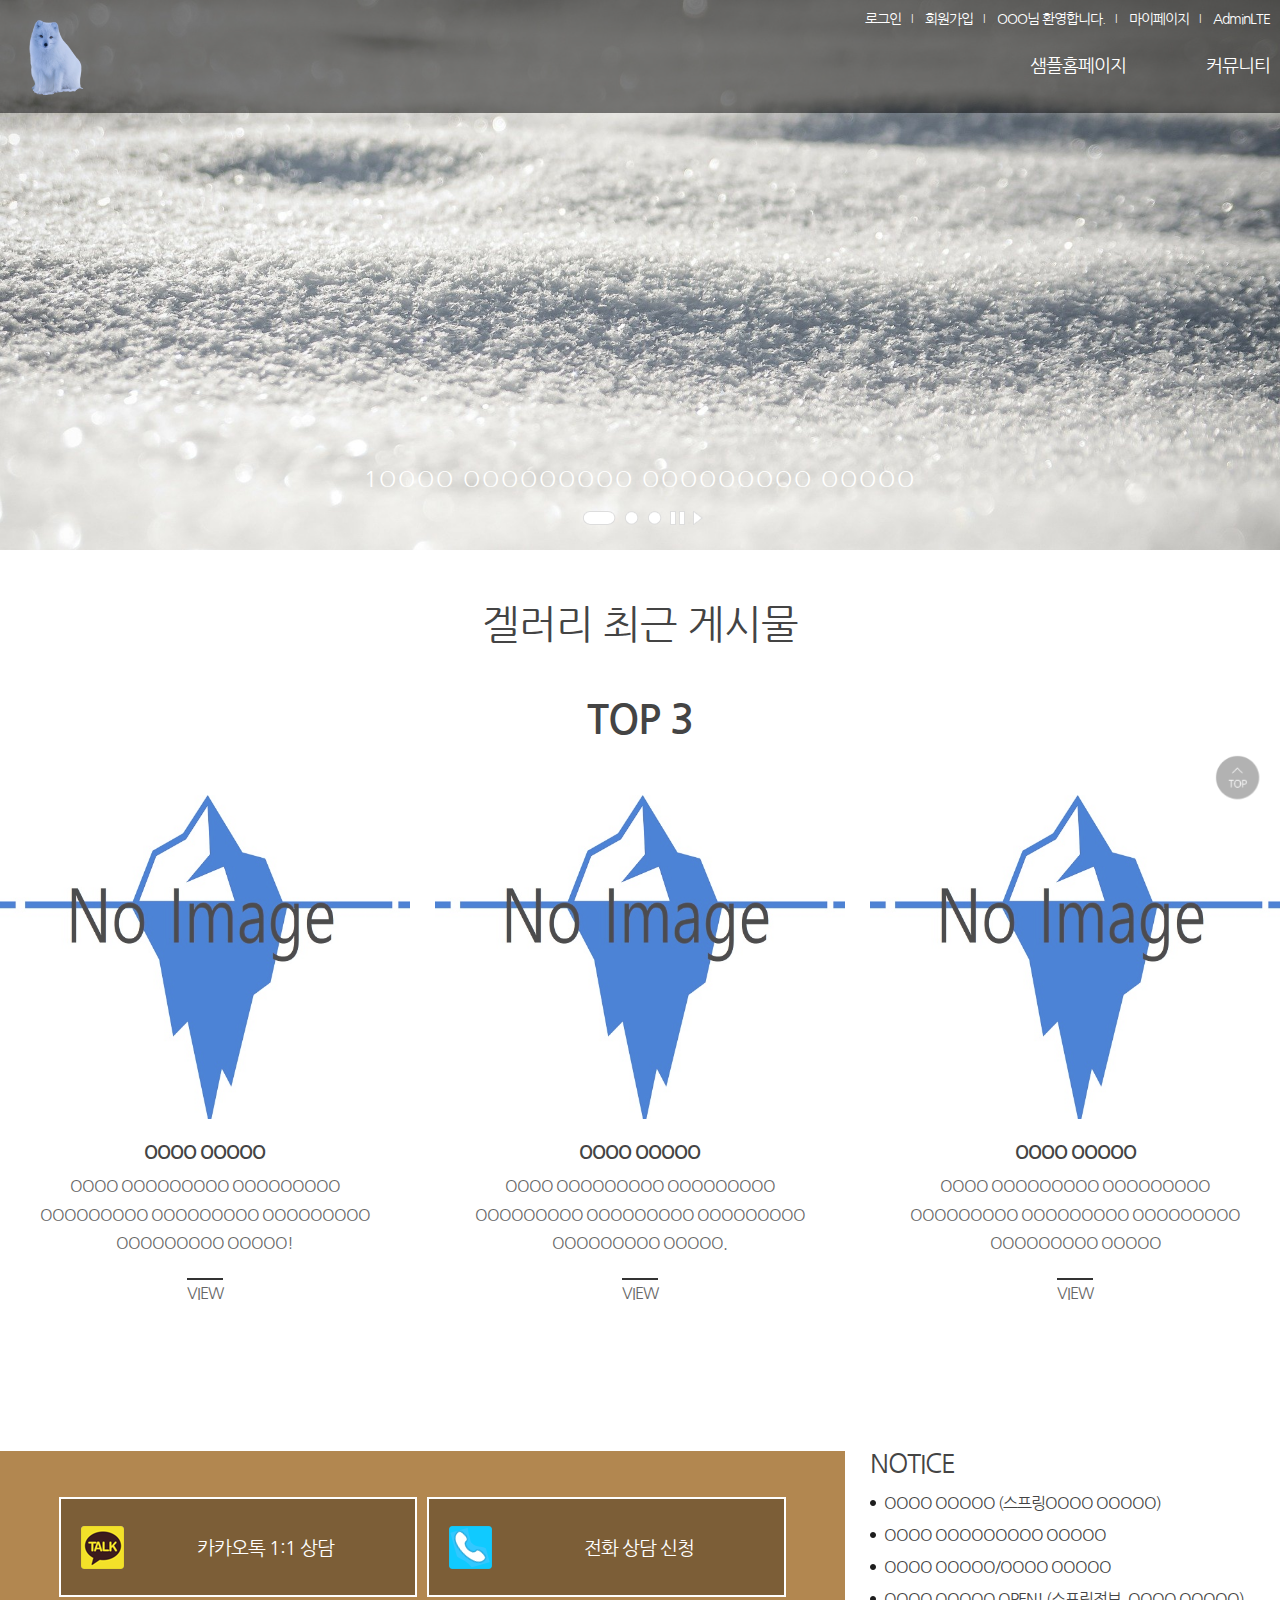
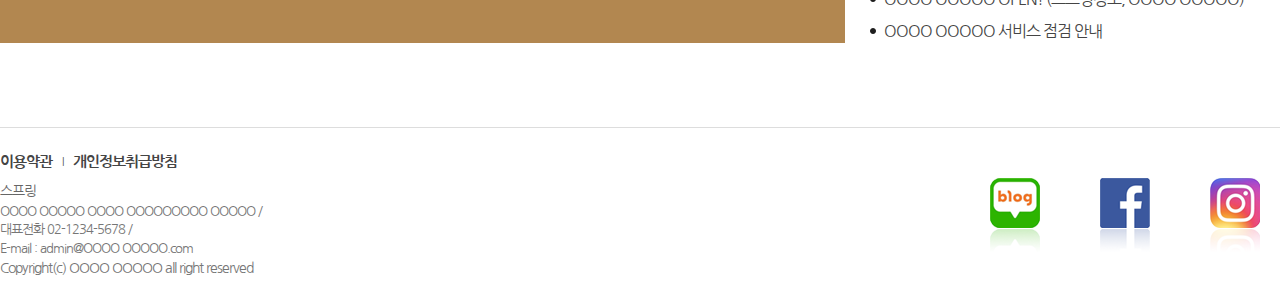
<file: index.html>
<!DOCTYPE html>
<html lang="ko">
<head>
    <meta charset="UTF-8">
<!-- 
주석처리 ctrl + 슬래쉬 
주석처리방법, 디버그방법(자바스크립트부터 있음), crud
이 세가지 반드시 알기 -->
    <meta http-equiv="X-UA-Compatible" content="IE=edge">
    <!-- 메타태그 : 사진의 정보를 표시하는 데 부터 시작
    메타태그는 주 컨텐츠 내용은 아니고, 컨텐츠의 정보를 표시 -->
    <meta name="viewport" content="width=device-width, initial-scale=1.0">
    <!-- 뷰포트는 반응형 홈페이지에서 필수 항목 -->
    <title>브라우저 제목으로 표시</title>
    <!-- jQuery코어 임포트(import 가져오기) -->
    <script src="/home/js/jquery-3.6.0.js"></script>
</head>
<body>
    <!-- jQuery 기본 구조 만들고, 홈페이지로 이동 시키기 -->
    <script>
        $(document).ready(function(){
            //루트 홈페이지로 접근할 때 replace함수로 홈페이지로 이동 처리.
            location.replace('/home/index.html');
        });
    </script>
</body>
</html>
</file>
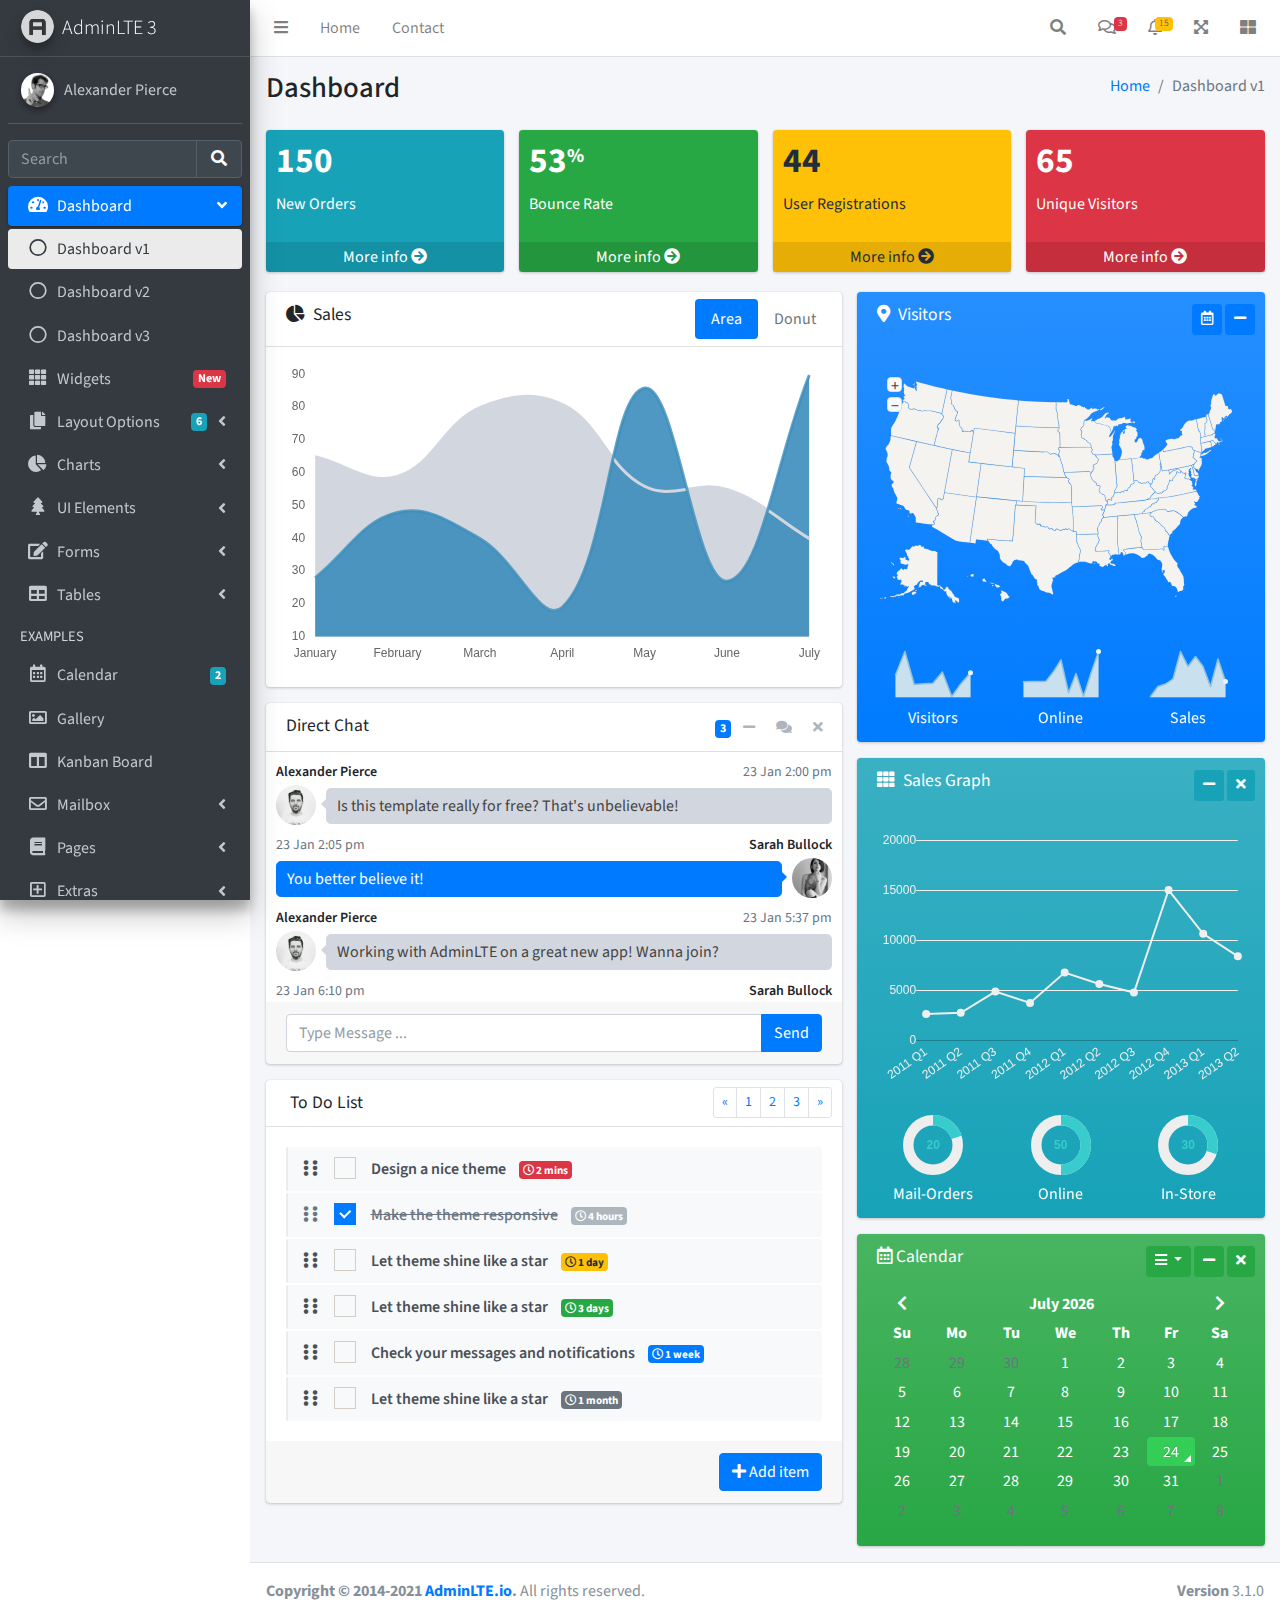
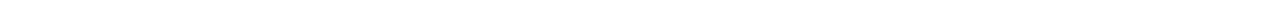
<file: admin/index.html>
<!DOCTYPE html>
<html lang="en">
<head>
  <meta charset="utf-8">
  <meta name="viewport" content="width=device-width, initial-scale=1">
  <title>AdminLTE 3 | Dashboard</title>

  <!-- Google Font: Source Sans Pro -->
  <link rel="stylesheet" href="https://fonts.googleapis.com/css?family=Source+Sans+Pro:300,400,400i,700&display=fallback">
  <!-- Font Awesome -->
  <link rel="stylesheet" href="plugins/fontawesome-free/css/all.min.css">
  <!-- Ionicons -->
  <link rel="stylesheet" href="https://code.ionicframework.com/ionicons/2.0.1/css/ionicons.min.css">
  <!-- Tempusdominus Bootstrap 4 -->
  <link rel="stylesheet" href="plugins/tempusdominus-bootstrap-4/css/tempusdominus-bootstrap-4.min.css">
  <!-- iCheck -->
  <link rel="stylesheet" href="plugins/icheck-bootstrap/icheck-bootstrap.min.css">
  <!-- JQVMap -->
  <link rel="stylesheet" href="plugins/jqvmap/jqvmap.min.css">
  <!-- Theme style -->
  <link rel="stylesheet" href="dist/css/adminlte.min.css">
  <!-- overlayScrollbars -->
  <link rel="stylesheet" href="plugins/overlayScrollbars/css/OverlayScrollbars.min.css">
  <!-- Daterange picker -->
  <link rel="stylesheet" href="plugins/daterangepicker/daterangepicker.css">
  <!-- summernote -->
  <link rel="stylesheet" href="plugins/summernote/summernote-bs4.min.css">
</head>
<body class="hold-transition sidebar-mini layout-fixed">
<div class="wrapper">

  <!-- Preloader -->
  <div class="preloader flex-column justify-content-center align-items-center">
    <img class="animation__shake" src="dist/img/AdminLTELogo.png" alt="AdminLTELogo" height="60" width="60">
  </div>

  <!-- Navbar -->
  <nav class="main-header navbar navbar-expand navbar-white navbar-light">
    <!-- Left navbar links -->
    <ul class="navbar-nav">
      <li class="nav-item">
        <a class="nav-link" data-widget="pushmenu" href="#" role="button"><i class="fas fa-bars"></i></a>
      </li>
      <li class="nav-item d-none d-sm-inline-block">
        <a href="index3.html" class="nav-link">Home</a>
      </li>
      <li class="nav-item d-none d-sm-inline-block">
        <a href="#" class="nav-link">Contact</a>
      </li>
    </ul>

    <!-- Right navbar links -->
    <ul class="navbar-nav ml-auto">
      <!-- Navbar Search -->
      <li class="nav-item">
        <a class="nav-link" data-widget="navbar-search" href="#" role="button">
          <i class="fas fa-search"></i>
        </a>
        <div class="navbar-search-block">
          <form class="form-inline">
            <div class="input-group input-group-sm">
              <input class="form-control form-control-navbar" type="search" placeholder="Search" aria-label="Search">
              <div class="input-group-append">
                <button class="btn btn-navbar" type="submit">
                  <i class="fas fa-search"></i>
                </button>
                <button class="btn btn-navbar" type="button" data-widget="navbar-search">
                  <i class="fas fa-times"></i>
                </button>
              </div>
            </div>
          </form>
        </div>
      </li>

      <!-- Messages Dropdown Menu -->
      <li class="nav-item dropdown">
        <a class="nav-link" data-toggle="dropdown" href="#">
          <i class="far fa-comments"></i>
          <span class="badge badge-danger navbar-badge">3</span>
        </a>
        <div class="dropdown-menu dropdown-menu-lg dropdown-menu-right">
          <a href="#" class="dropdown-item">
            <!-- Message Start -->
            <div class="media">
              <img src="dist/img/user1-128x128.jpg" alt="User Avatar" class="img-size-50 mr-3 img-circle">
              <div class="media-body">
                <h3 class="dropdown-item-title">
                  Brad Diesel
                  <span class="float-right text-sm text-danger"><i class="fas fa-star"></i></span>
                </h3>
                <p class="text-sm">Call me whenever you can...</p>
                <p class="text-sm text-muted"><i class="far fa-clock mr-1"></i> 4 Hours Ago</p>
              </div>
            </div>
            <!-- Message End -->
          </a>
          <div class="dropdown-divider"></div>
          <a href="#" class="dropdown-item">
            <!-- Message Start -->
            <div class="media">
              <img src="dist/img/user8-128x128.jpg" alt="User Avatar" class="img-size-50 img-circle mr-3">
              <div class="media-body">
                <h3 class="dropdown-item-title">
                  John Pierce
                  <span class="float-right text-sm text-muted"><i class="fas fa-star"></i></span>
                </h3>
                <p class="text-sm">I got your message bro</p>
                <p class="text-sm text-muted"><i class="far fa-clock mr-1"></i> 4 Hours Ago</p>
              </div>
            </div>
            <!-- Message End -->
          </a>
          <div class="dropdown-divider"></div>
          <a href="#" class="dropdown-item">
            <!-- Message Start -->
            <div class="media">
              <img src="dist/img/user3-128x128.jpg" alt="User Avatar" class="img-size-50 img-circle mr-3">
              <div class="media-body">
                <h3 class="dropdown-item-title">
                  Nora Silvester
                  <span class="float-right text-sm text-warning"><i class="fas fa-star"></i></span>
                </h3>
                <p class="text-sm">The subject goes here</p>
                <p class="text-sm text-muted"><i class="far fa-clock mr-1"></i> 4 Hours Ago</p>
              </div>
            </div>
            <!-- Message End -->
          </a>
          <div class="dropdown-divider"></div>
          <a href="#" class="dropdown-item dropdown-footer">See All Messages</a>
        </div>
      </li>
      <!-- Notifications Dropdown Menu -->
      <li class="nav-item dropdown">
        <a class="nav-link" data-toggle="dropdown" href="#">
          <i class="far fa-bell"></i>
          <span class="badge badge-warning navbar-badge">15</span>
        </a>
        <div class="dropdown-menu dropdown-menu-lg dropdown-menu-right">
          <span class="dropdown-item dropdown-header">15 Notifications</span>
          <div class="dropdown-divider"></div>
          <a href="#" class="dropdown-item">
            <i class="fas fa-envelope mr-2"></i> 4 new messages
            <span class="float-right text-muted text-sm">3 mins</span>
          </a>
          <div class="dropdown-divider"></div>
          <a href="#" class="dropdown-item">
            <i class="fas fa-users mr-2"></i> 8 friend requests
            <span class="float-right text-muted text-sm">12 hours</span>
          </a>
          <div class="dropdown-divider"></div>
          <a href="#" class="dropdown-item">
            <i class="fas fa-file mr-2"></i> 3 new reports
            <span class="float-right text-muted text-sm">2 days</span>
          </a>
          <div class="dropdown-divider"></div>
          <a href="#" class="dropdown-item dropdown-footer">See All Notifications</a>
        </div>
      </li>
      <li class="nav-item">
        <a class="nav-link" data-widget="fullscreen" href="#" role="button">
          <i class="fas fa-expand-arrows-alt"></i>
        </a>
      </li>
      <li class="nav-item">
        <a class="nav-link" data-widget="control-sidebar" data-slide="true" href="#" role="button">
          <i class="fas fa-th-large"></i>
        </a>
      </li>
    </ul>
  </nav>
  <!-- /.navbar -->

  <!-- Main Sidebar Container -->
  <aside class="main-sidebar sidebar-dark-primary elevation-4">
    <!-- Brand Logo -->
    <a href="index3.html" class="brand-link">
      <img src="dist/img/AdminLTELogo.png" alt="AdminLTE Logo" class="brand-image img-circle elevation-3" style="opacity: .8">
      <span class="brand-text font-weight-light">AdminLTE 3</span>
    </a>

    <!-- Sidebar -->
    <div class="sidebar">
      <!-- Sidebar user panel (optional) -->
      <div class="user-panel mt-3 pb-3 mb-3 d-flex">
        <div class="image">
          <img src="dist/img/user2-160x160.jpg" class="img-circle elevation-2" alt="User Image">
        </div>
        <div class="info">
          <a href="#" class="d-block">Alexander Pierce</a>
        </div>
      </div>

      <!-- SidebarSearch Form -->
      <div class="form-inline">
        <div class="input-group" data-widget="sidebar-search">
          <input class="form-control form-control-sidebar" type="search" placeholder="Search" aria-label="Search">
          <div class="input-group-append">
            <button class="btn btn-sidebar">
              <i class="fas fa-search fa-fw"></i>
            </button>
          </div>
        </div>
      </div>

      <!-- Sidebar Menu -->
      <nav class="mt-2">
        <ul class="nav nav-pills nav-sidebar flex-column" data-widget="treeview" role="menu" data-accordion="false">
          <!-- Add icons to the links using the .nav-icon class
               with font-awesome or any other icon font library -->
          <li class="nav-item menu-open">
            <a href="#" class="nav-link active">
              <i class="nav-icon fas fa-tachometer-alt"></i>
              <p>
                Dashboard
                <i class="right fas fa-angle-left"></i>
              </p>
            </a>
            <ul class="nav nav-treeview">
              <li class="nav-item">
                <a href="./index.html" class="nav-link active">
                  <i class="far fa-circle nav-icon"></i>
                  <p>Dashboard v1</p>
                </a>
              </li>
              <li class="nav-item">
                <a href="./index2.html" class="nav-link">
                  <i class="far fa-circle nav-icon"></i>
                  <p>Dashboard v2</p>
                </a>
              </li>
              <li class="nav-item">
                <a href="./index3.html" class="nav-link">
                  <i class="far fa-circle nav-icon"></i>
                  <p>Dashboard v3</p>
                </a>
              </li>
            </ul>
          </li>
          <li class="nav-item">
            <a href="pages/widgets.html" class="nav-link">
              <i class="nav-icon fas fa-th"></i>
              <p>
                Widgets
                <span class="right badge badge-danger">New</span>
              </p>
            </a>
          </li>
          <li class="nav-item">
            <a href="#" class="nav-link">
              <i class="nav-icon fas fa-copy"></i>
              <p>
                Layout Options
                <i class="fas fa-angle-left right"></i>
                <span class="badge badge-info right">6</span>
              </p>
            </a>
            <ul class="nav nav-treeview">
              <li class="nav-item">
                <a href="pages/layout/top-nav.html" class="nav-link">
                  <i class="far fa-circle nav-icon"></i>
                  <p>Top Navigation</p>
                </a>
              </li>
              <li class="nav-item">
                <a href="pages/layout/top-nav-sidebar.html" class="nav-link">
                  <i class="far fa-circle nav-icon"></i>
                  <p>Top Navigation + Sidebar</p>
                </a>
              </li>
              <li class="nav-item">
                <a href="pages/layout/boxed.html" class="nav-link">
                  <i class="far fa-circle nav-icon"></i>
                  <p>Boxed</p>
                </a>
              </li>
              <li class="nav-item">
                <a href="pages/layout/fixed-sidebar.html" class="nav-link">
                  <i class="far fa-circle nav-icon"></i>
                  <p>Fixed Sidebar</p>
                </a>
              </li>
              <li class="nav-item">
                <a href="pages/layout/fixed-sidebar-custom.html" class="nav-link">
                  <i class="far fa-circle nav-icon"></i>
                  <p>Fixed Sidebar <small>+ Custom Area</small></p>
                </a>
              </li>
              <li class="nav-item">
                <a href="pages/layout/fixed-topnav.html" class="nav-link">
                  <i class="far fa-circle nav-icon"></i>
                  <p>Fixed Navbar</p>
                </a>
              </li>
              <li class="nav-item">
                <a href="pages/layout/fixed-footer.html" class="nav-link">
                  <i class="far fa-circle nav-icon"></i>
                  <p>Fixed Footer</p>
                </a>
              </li>
              <li class="nav-item">
                <a href="pages/layout/collapsed-sidebar.html" class="nav-link">
                  <i class="far fa-circle nav-icon"></i>
                  <p>Collapsed Sidebar</p>
                </a>
              </li>
            </ul>
          </li>
          <li class="nav-item">
            <a href="#" class="nav-link">
              <i class="nav-icon fas fa-chart-pie"></i>
              <p>
                Charts
                <i class="right fas fa-angle-left"></i>
              </p>
            </a>
            <ul class="nav nav-treeview">
              <li class="nav-item">
                <a href="pages/charts/chartjs.html" class="nav-link">
                  <i class="far fa-circle nav-icon"></i>
                  <p>ChartJS</p>
                </a>
              </li>
              <li class="nav-item">
                <a href="pages/charts/flot.html" class="nav-link">
                  <i class="far fa-circle nav-icon"></i>
                  <p>Flot</p>
                </a>
              </li>
              <li class="nav-item">
                <a href="pages/charts/inline.html" class="nav-link">
                  <i class="far fa-circle nav-icon"></i>
                  <p>Inline</p>
                </a>
              </li>
              <li class="nav-item">
                <a href="pages/charts/uplot.html" class="nav-link">
                  <i class="far fa-circle nav-icon"></i>
                  <p>uPlot</p>
                </a>
              </li>
            </ul>
          </li>
          <li class="nav-item">
            <a href="#" class="nav-link">
              <i class="nav-icon fas fa-tree"></i>
              <p>
                UI Elements
                <i class="fas fa-angle-left right"></i>
              </p>
            </a>
            <ul class="nav nav-treeview">
              <li class="nav-item">
                <a href="pages/UI/general.html" class="nav-link">
                  <i class="far fa-circle nav-icon"></i>
                  <p>General</p>
                </a>
              </li>
              <li class="nav-item">
                <a href="pages/UI/icons.html" class="nav-link">
                  <i class="far fa-circle nav-icon"></i>
                  <p>Icons</p>
                </a>
              </li>
              <li class="nav-item">
                <a href="pages/UI/buttons.html" class="nav-link">
                  <i class="far fa-circle nav-icon"></i>
                  <p>Buttons</p>
                </a>
              </li>
              <li class="nav-item">
                <a href="pages/UI/sliders.html" class="nav-link">
                  <i class="far fa-circle nav-icon"></i>
                  <p>Sliders</p>
                </a>
              </li>
              <li class="nav-item">
                <a href="pages/UI/modals.html" class="nav-link">
                  <i class="far fa-circle nav-icon"></i>
                  <p>Modals & Alerts</p>
                </a>
              </li>
              <li class="nav-item">
                <a href="pages/UI/navbar.html" class="nav-link">
                  <i class="far fa-circle nav-icon"></i>
                  <p>Navbar & Tabs</p>
                </a>
              </li>
              <li class="nav-item">
                <a href="pages/UI/timeline.html" class="nav-link">
                  <i class="far fa-circle nav-icon"></i>
                  <p>Timeline</p>
                </a>
              </li>
              <li class="nav-item">
                <a href="pages/UI/ribbons.html" class="nav-link">
                  <i class="far fa-circle nav-icon"></i>
                  <p>Ribbons</p>
                </a>
              </li>
            </ul>
          </li>
          <li class="nav-item">
            <a href="#" class="nav-link">
              <i class="nav-icon fas fa-edit"></i>
              <p>
                Forms
                <i class="fas fa-angle-left right"></i>
              </p>
            </a>
            <ul class="nav nav-treeview">
              <li class="nav-item">
                <a href="pages/forms/general.html" class="nav-link">
                  <i class="far fa-circle nav-icon"></i>
                  <p>General Elements</p>
                </a>
              </li>
              <li class="nav-item">
                <a href="pages/forms/advanced.html" class="nav-link">
                  <i class="far fa-circle nav-icon"></i>
                  <p>Advanced Elements</p>
                </a>
              </li>
              <li class="nav-item">
                <a href="pages/forms/editors.html" class="nav-link">
                  <i class="far fa-circle nav-icon"></i>
                  <p>Editors</p>
                </a>
              </li>
              <li class="nav-item">
                <a href="pages/forms/validation.html" class="nav-link">
                  <i class="far fa-circle nav-icon"></i>
                  <p>Validation</p>
                </a>
              </li>
            </ul>
          </li>
          <li class="nav-item">
            <a href="#" class="nav-link">
              <i class="nav-icon fas fa-table"></i>
              <p>
                Tables
                <i class="fas fa-angle-left right"></i>
              </p>
            </a>
            <ul class="nav nav-treeview">
              <li class="nav-item">
                <a href="pages/tables/simple.html" class="nav-link">
                  <i class="far fa-circle nav-icon"></i>
                  <p>Simple Tables</p>
                </a>
              </li>
              <li class="nav-item">
                <a href="pages/tables/data.html" class="nav-link">
                  <i class="far fa-circle nav-icon"></i>
                  <p>DataTables</p>
                </a>
              </li>
              <li class="nav-item">
                <a href="pages/tables/jsgrid.html" class="nav-link">
                  <i class="far fa-circle nav-icon"></i>
                  <p>jsGrid</p>
                </a>
              </li>
            </ul>
          </li>
          <li class="nav-header">EXAMPLES</li>
          <li class="nav-item">
            <a href="pages/calendar.html" class="nav-link">
              <i class="nav-icon far fa-calendar-alt"></i>
              <p>
                Calendar
                <span class="badge badge-info right">2</span>
              </p>
            </a>
          </li>
          <li class="nav-item">
            <a href="pages/gallery.html" class="nav-link">
              <i class="nav-icon far fa-image"></i>
              <p>
                Gallery
              </p>
            </a>
          </li>
          <li class="nav-item">
            <a href="pages/kanban.html" class="nav-link">
              <i class="nav-icon fas fa-columns"></i>
              <p>
                Kanban Board
              </p>
            </a>
          </li>
          <li class="nav-item">
            <a href="#" class="nav-link">
              <i class="nav-icon far fa-envelope"></i>
              <p>
                Mailbox
                <i class="fas fa-angle-left right"></i>
              </p>
            </a>
            <ul class="nav nav-treeview">
              <li class="nav-item">
                <a href="pages/mailbox/mailbox.html" class="nav-link">
                  <i class="far fa-circle nav-icon"></i>
                  <p>Inbox</p>
                </a>
              </li>
              <li class="nav-item">
                <a href="pages/mailbox/compose.html" class="nav-link">
                  <i class="far fa-circle nav-icon"></i>
                  <p>Compose</p>
                </a>
              </li>
              <li class="nav-item">
                <a href="pages/mailbox/read-mail.html" class="nav-link">
                  <i class="far fa-circle nav-icon"></i>
                  <p>Read</p>
                </a>
              </li>
            </ul>
          </li>
          <li class="nav-item">
            <a href="#" class="nav-link">
              <i class="nav-icon fas fa-book"></i>
              <p>
                Pages
                <i class="fas fa-angle-left right"></i>
              </p>
            </a>
            <ul class="nav nav-treeview">
              <li class="nav-item">
                <a href="pages/examples/invoice.html" class="nav-link">
                  <i class="far fa-circle nav-icon"></i>
                  <p>Invoice</p>
                </a>
              </li>
              <li class="nav-item">
                <a href="pages/examples/profile.html" class="nav-link">
                  <i class="far fa-circle nav-icon"></i>
                  <p>Profile</p>
                </a>
              </li>
              <li class="nav-item">
                <a href="pages/examples/e-commerce.html" class="nav-link">
                  <i class="far fa-circle nav-icon"></i>
                  <p>E-commerce</p>
                </a>
              </li>
              <li class="nav-item">
                <a href="pages/examples/projects.html" class="nav-link">
                  <i class="far fa-circle nav-icon"></i>
                  <p>Projects</p>
                </a>
              </li>
              <li class="nav-item">
                <a href="pages/examples/project-add.html" class="nav-link">
                  <i class="far fa-circle nav-icon"></i>
                  <p>Project Add</p>
                </a>
              </li>
              <li class="nav-item">
                <a href="pages/examples/project-edit.html" class="nav-link">
                  <i class="far fa-circle nav-icon"></i>
                  <p>Project Edit</p>
                </a>
              </li>
              <li class="nav-item">
                <a href="pages/examples/project-detail.html" class="nav-link">
                  <i class="far fa-circle nav-icon"></i>
                  <p>Project Detail</p>
                </a>
              </li>
              <li class="nav-item">
                <a href="pages/examples/contacts.html" class="nav-link">
                  <i class="far fa-circle nav-icon"></i>
                  <p>Contacts</p>
                </a>
              </li>
              <li class="nav-item">
                <a href="pages/examples/faq.html" class="nav-link">
                  <i class="far fa-circle nav-icon"></i>
                  <p>FAQ</p>
                </a>
              </li>
              <li class="nav-item">
                <a href="pages/examples/contact-us.html" class="nav-link">
                  <i class="far fa-circle nav-icon"></i>
                  <p>Contact us</p>
                </a>
              </li>
            </ul>
          </li>
          <li class="nav-item">
            <a href="#" class="nav-link">
              <i class="nav-icon far fa-plus-square"></i>
              <p>
                Extras
                <i class="fas fa-angle-left right"></i>
              </p>
            </a>
            <ul class="nav nav-treeview">
              <li class="nav-item">
                <a href="#" class="nav-link">
                  <i class="far fa-circle nav-icon"></i>
                  <p>
                    Login & Register v1
                    <i class="fas fa-angle-left right"></i>
                  </p>
                </a>
                <ul class="nav nav-treeview">
                  <li class="nav-item">
                    <a href="pages/examples/login.html" class="nav-link">
                      <i class="far fa-circle nav-icon"></i>
                      <p>Login v1</p>
                    </a>
                  </li>
                  <li class="nav-item">
                    <a href="pages/examples/register.html" class="nav-link">
                      <i class="far fa-circle nav-icon"></i>
                      <p>Register v1</p>
                    </a>
                  </li>
                  <li class="nav-item">
                    <a href="pages/examples/forgot-password.html" class="nav-link">
                      <i class="far fa-circle nav-icon"></i>
                      <p>Forgot Password v1</p>
                    </a>
                  </li>
                  <li class="nav-item">
                    <a href="pages/examples/recover-password.html" class="nav-link">
                      <i class="far fa-circle nav-icon"></i>
                      <p>Recover Password v1</p>
                    </a>
                  </li>
                </ul>
              </li>
              <li class="nav-item">
                <a href="#" class="nav-link">
                  <i class="far fa-circle nav-icon"></i>
                  <p>
                    Login & Register v2
                    <i class="fas fa-angle-left right"></i>
                  </p>
                </a>
                <ul class="nav nav-treeview">
                  <li class="nav-item">
                    <a href="pages/examples/login-v2.html" class="nav-link">
                      <i class="far fa-circle nav-icon"></i>
                      <p>Login v2</p>
                    </a>
                  </li>
                  <li class="nav-item">
                    <a href="pages/examples/register-v2.html" class="nav-link">
                      <i class="far fa-circle nav-icon"></i>
                      <p>Register v2</p>
                    </a>
                  </li>
                  <li class="nav-item">
                    <a href="pages/examples/forgot-password-v2.html" class="nav-link">
                      <i class="far fa-circle nav-icon"></i>
                      <p>Forgot Password v2</p>
                    </a>
                  </li>
                  <li class="nav-item">
                    <a href="pages/examples/recover-password-v2.html" class="nav-link">
                      <i class="far fa-circle nav-icon"></i>
                      <p>Recover Password v2</p>
                    </a>
                  </li>
                </ul>
              </li>
              <li class="nav-item">
                <a href="pages/examples/lockscreen.html" class="nav-link">
                  <i class="far fa-circle nav-icon"></i>
                  <p>Lockscreen</p>
                </a>
              </li>
              <li class="nav-item">
                <a href="pages/examples/legacy-user-menu.html" class="nav-link">
                  <i class="far fa-circle nav-icon"></i>
                  <p>Legacy User Menu</p>
                </a>
              </li>
              <li class="nav-item">
                <a href="pages/examples/language-menu.html" class="nav-link">
                  <i class="far fa-circle nav-icon"></i>
                  <p>Language Menu</p>
                </a>
              </li>
              <li class="nav-item">
                <a href="pages/examples/404.html" class="nav-link">
                  <i class="far fa-circle nav-icon"></i>
                  <p>Error 404</p>
                </a>
              </li>
              <li class="nav-item">
                <a href="pages/examples/500.html" class="nav-link">
                  <i class="far fa-circle nav-icon"></i>
                  <p>Error 500</p>
                </a>
              </li>
              <li class="nav-item">
                <a href="pages/examples/pace.html" class="nav-link">
                  <i class="far fa-circle nav-icon"></i>
                  <p>Pace</p>
                </a>
              </li>
              <li class="nav-item">
                <a href="pages/examples/blank.html" class="nav-link">
                  <i class="far fa-circle nav-icon"></i>
                  <p>Blank Page</p>
                </a>
              </li>
              <li class="nav-item">
                <a href="starter.html" class="nav-link">
                  <i class="far fa-circle nav-icon"></i>
                  <p>Starter Page</p>
                </a>
              </li>
            </ul>
          </li>
          <li class="nav-item">
            <a href="#" class="nav-link">
              <i class="nav-icon fas fa-search"></i>
              <p>
                Search
                <i class="fas fa-angle-left right"></i>
              </p>
            </a>
            <ul class="nav nav-treeview">
              <li class="nav-item">
                <a href="pages/search/simple.html" class="nav-link">
                  <i class="far fa-circle nav-icon"></i>
                  <p>Simple Search</p>
                </a>
              </li>
              <li class="nav-item">
                <a href="pages/search/enhanced.html" class="nav-link">
                  <i class="far fa-circle nav-icon"></i>
                  <p>Enhanced</p>
                </a>
              </li>
            </ul>
          </li>
          <li class="nav-header">MISCELLANEOUS</li>
          <li class="nav-item">
            <a href="iframe.html" class="nav-link">
              <i class="nav-icon fas fa-ellipsis-h"></i>
              <p>Tabbed IFrame Plugin</p>
            </a>
          </li>
          <li class="nav-item">
            <a href="https://adminlte.io/docs/3.1/" class="nav-link">
              <i class="nav-icon fas fa-file"></i>
              <p>Documentation</p>
            </a>
          </li>
          <li class="nav-header">MULTI LEVEL EXAMPLE</li>
          <li class="nav-item">
            <a href="#" class="nav-link">
              <i class="fas fa-circle nav-icon"></i>
              <p>Level 1</p>
            </a>
          </li>
          <li class="nav-item">
            <a href="#" class="nav-link">
              <i class="nav-icon fas fa-circle"></i>
              <p>
                Level 1
                <i class="right fas fa-angle-left"></i>
              </p>
            </a>
            <ul class="nav nav-treeview">
              <li class="nav-item">
                <a href="#" class="nav-link">
                  <i class="far fa-circle nav-icon"></i>
                  <p>Level 2</p>
                </a>
              </li>
              <li class="nav-item">
                <a href="#" class="nav-link">
                  <i class="far fa-circle nav-icon"></i>
                  <p>
                    Level 2
                    <i class="right fas fa-angle-left"></i>
                  </p>
                </a>
                <ul class="nav nav-treeview">
                  <li class="nav-item">
                    <a href="#" class="nav-link">
                      <i class="far fa-dot-circle nav-icon"></i>
                      <p>Level 3</p>
                    </a>
                  </li>
                  <li class="nav-item">
                    <a href="#" class="nav-link">
                      <i class="far fa-dot-circle nav-icon"></i>
                      <p>Level 3</p>
                    </a>
                  </li>
                  <li class="nav-item">
                    <a href="#" class="nav-link">
                      <i class="far fa-dot-circle nav-icon"></i>
                      <p>Level 3</p>
                    </a>
                  </li>
                </ul>
              </li>
              <li class="nav-item">
                <a href="#" class="nav-link">
                  <i class="far fa-circle nav-icon"></i>
                  <p>Level 2</p>
                </a>
              </li>
            </ul>
          </li>
          <li class="nav-item">
            <a href="#" class="nav-link">
              <i class="fas fa-circle nav-icon"></i>
              <p>Level 1</p>
            </a>
          </li>
          <li class="nav-header">LABELS</li>
          <li class="nav-item">
            <a href="#" class="nav-link">
              <i class="nav-icon far fa-circle text-danger"></i>
              <p class="text">Important</p>
            </a>
          </li>
          <li class="nav-item">
            <a href="#" class="nav-link">
              <i class="nav-icon far fa-circle text-warning"></i>
              <p>Warning</p>
            </a>
          </li>
          <li class="nav-item">
            <a href="#" class="nav-link">
              <i class="nav-icon far fa-circle text-info"></i>
              <p>Informational</p>
            </a>
          </li>
        </ul>
      </nav>
      <!-- /.sidebar-menu -->
    </div>
    <!-- /.sidebar -->
  </aside>

  <!-- Content Wrapper. Contains page content -->
  <div class="content-wrapper">
    <!-- Content Header (Page header) -->
    <div class="content-header">
      <div class="container-fluid">
        <div class="row mb-2">
          <div class="col-sm-6">
            <h1 class="m-0">Dashboard</h1>
          </div><!-- /.col -->
          <div class="col-sm-6">
            <ol class="breadcrumb float-sm-right">
              <li class="breadcrumb-item"><a href="#">Home</a></li>
              <li class="breadcrumb-item active">Dashboard v1</li>
            </ol>
          </div><!-- /.col -->
        </div><!-- /.row -->
      </div><!-- /.container-fluid -->
    </div>
    <!-- /.content-header -->

    <!-- Main content -->
    <section class="content">
      <div class="container-fluid">
        <!-- Small boxes (Stat box) -->
        <div class="row">
          <div class="col-lg-3 col-6">
            <!-- small box -->
            <div class="small-box bg-info">
              <div class="inner">
                <h3>150</h3>

                <p>New Orders</p>
              </div>
              <div class="icon">
                <i class="ion ion-bag"></i>
              </div>
              <a href="#" class="small-box-footer">More info <i class="fas fa-arrow-circle-right"></i></a>
            </div>
          </div>
          <!-- ./col -->
          <div class="col-lg-3 col-6">
            <!-- small box -->
            <div class="small-box bg-success">
              <div class="inner">
                <h3>53<sup style="font-size: 20px">%</sup></h3>

                <p>Bounce Rate</p>
              </div>
              <div class="icon">
                <i class="ion ion-stats-bars"></i>
              </div>
              <a href="#" class="small-box-footer">More info <i class="fas fa-arrow-circle-right"></i></a>
            </div>
          </div>
          <!-- ./col -->
          <div class="col-lg-3 col-6">
            <!-- small box -->
            <div class="small-box bg-warning">
              <div class="inner">
                <h3>44</h3>

                <p>User Registrations</p>
              </div>
              <div class="icon">
                <i class="ion ion-person-add"></i>
              </div>
              <a href="#" class="small-box-footer">More info <i class="fas fa-arrow-circle-right"></i></a>
            </div>
          </div>
          <!-- ./col -->
          <div class="col-lg-3 col-6">
            <!-- small box -->
            <div class="small-box bg-danger">
              <div class="inner">
                <h3>65</h3>

                <p>Unique Visitors</p>
              </div>
              <div class="icon">
                <i class="ion ion-pie-graph"></i>
              </div>
              <a href="#" class="small-box-footer">More info <i class="fas fa-arrow-circle-right"></i></a>
            </div>
          </div>
          <!-- ./col -->
        </div>
        <!-- /.row -->
        <!-- Main row -->
        <div class="row">
          <!-- Left col -->
          <section class="col-lg-7 connectedSortable">
            <!-- Custom tabs (Charts with tabs)-->
            <div class="card">
              <div class="card-header">
                <h3 class="card-title">
                  <i class="fas fa-chart-pie mr-1"></i>
                  Sales
                </h3>
                <div class="card-tools">
                  <ul class="nav nav-pills ml-auto">
                    <li class="nav-item">
                      <a class="nav-link active" href="#revenue-chart" data-toggle="tab">Area</a>
                    </li>
                    <li class="nav-item">
                      <a class="nav-link" href="#sales-chart" data-toggle="tab">Donut</a>
                    </li>
                  </ul>
                </div>
              </div><!-- /.card-header -->
              <div class="card-body">
                <div class="tab-content p-0">
                  <!-- Morris chart - Sales -->
                  <div class="chart tab-pane active" id="revenue-chart"
                       style="position: relative; height: 300px;">
                      <canvas id="revenue-chart-canvas" height="300" style="height: 300px;"></canvas>
                   </div>
                  <div class="chart tab-pane" id="sales-chart" style="position: relative; height: 300px;">
                    <canvas id="sales-chart-canvas" height="300" style="height: 300px;"></canvas>
                  </div>
                </div>
              </div><!-- /.card-body -->
            </div>
            <!-- /.card -->

            <!-- DIRECT CHAT -->
            <div class="card direct-chat direct-chat-primary">
              <div class="card-header">
                <h3 class="card-title">Direct Chat</h3>

                <div class="card-tools">
                  <span title="3 New Messages" class="badge badge-primary">3</span>
                  <button type="button" class="btn btn-tool" data-card-widget="collapse">
                    <i class="fas fa-minus"></i>
                  </button>
                  <button type="button" class="btn btn-tool" title="Contacts" data-widget="chat-pane-toggle">
                    <i class="fas fa-comments"></i>
                  </button>
                  <button type="button" class="btn btn-tool" data-card-widget="remove">
                    <i class="fas fa-times"></i>
                  </button>
                </div>
              </div>
              <!-- /.card-header -->
              <div class="card-body">
                <!-- Conversations are loaded here -->
                <div class="direct-chat-messages">
                  <!-- Message. Default to the left -->
                  <div class="direct-chat-msg">
                    <div class="direct-chat-infos clearfix">
                      <span class="direct-chat-name float-left">Alexander Pierce</span>
                      <span class="direct-chat-timestamp float-right">23 Jan 2:00 pm</span>
                    </div>
                    <!-- /.direct-chat-infos -->
                    <img class="direct-chat-img" src="dist/img/user1-128x128.jpg" alt="message user image">
                    <!-- /.direct-chat-img -->
                    <div class="direct-chat-text">
                      Is this template really for free? That's unbelievable!
                    </div>
                    <!-- /.direct-chat-text -->
                  </div>
                  <!-- /.direct-chat-msg -->

                  <!-- Message to the right -->
                  <div class="direct-chat-msg right">
                    <div class="direct-chat-infos clearfix">
                      <span class="direct-chat-name float-right">Sarah Bullock</span>
                      <span class="direct-chat-timestamp float-left">23 Jan 2:05 pm</span>
                    </div>
                    <!-- /.direct-chat-infos -->
                    <img class="direct-chat-img" src="dist/img/user3-128x128.jpg" alt="message user image">
                    <!-- /.direct-chat-img -->
                    <div class="direct-chat-text">
                      You better believe it!
                    </div>
                    <!-- /.direct-chat-text -->
                  </div>
                  <!-- /.direct-chat-msg -->

                  <!-- Message. Default to the left -->
                  <div class="direct-chat-msg">
                    <div class="direct-chat-infos clearfix">
                      <span class="direct-chat-name float-left">Alexander Pierce</span>
                      <span class="direct-chat-timestamp float-right">23 Jan 5:37 pm</span>
                    </div>
                    <!-- /.direct-chat-infos -->
                    <img class="direct-chat-img" src="dist/img/user1-128x128.jpg" alt="message user image">
                    <!-- /.direct-chat-img -->
                    <div class="direct-chat-text">
                      Working with AdminLTE on a great new app! Wanna join?
                    </div>
                    <!-- /.direct-chat-text -->
                  </div>
                  <!-- /.direct-chat-msg -->

                  <!-- Message to the right -->
                  <div class="direct-chat-msg right">
                    <div class="direct-chat-infos clearfix">
                      <span class="direct-chat-name float-right">Sarah Bullock</span>
                      <span class="direct-chat-timestamp float-left">23 Jan 6:10 pm</span>
                    </div>
                    <!-- /.direct-chat-infos -->
                    <img class="direct-chat-img" src="dist/img/user3-128x128.jpg" alt="message user image">
                    <!-- /.direct-chat-img -->
                    <div class="direct-chat-text">
                      I would love to.
                    </div>
                    <!-- /.direct-chat-text -->
                  </div>
                  <!-- /.direct-chat-msg -->

                </div>
                <!--/.direct-chat-messages-->

                <!-- Contacts are loaded here -->
                <div class="direct-chat-contacts">
                  <ul class="contacts-list">
                    <li>
                      <a href="#">
                        <img class="contacts-list-img" src="dist/img/user1-128x128.jpg" alt="User Avatar">

                        <div class="contacts-list-info">
                          <span class="contacts-list-name">
                            Count Dracula
                            <small class="contacts-list-date float-right">2/28/2015</small>
                          </span>
                          <span class="contacts-list-msg">How have you been? I was...</span>
                        </div>
                        <!-- /.contacts-list-info -->
                      </a>
                    </li>
                    <!-- End Contact Item -->
                    <li>
                      <a href="#">
                        <img class="contacts-list-img" src="dist/img/user7-128x128.jpg" alt="User Avatar">

                        <div class="contacts-list-info">
                          <span class="contacts-list-name">
                            Sarah Doe
                            <small class="contacts-list-date float-right">2/23/2015</small>
                          </span>
                          <span class="contacts-list-msg">I will be waiting for...</span>
                        </div>
                        <!-- /.contacts-list-info -->
                      </a>
                    </li>
                    <!-- End Contact Item -->
                    <li>
                      <a href="#">
                        <img class="contacts-list-img" src="dist/img/user3-128x128.jpg" alt="User Avatar">

                        <div class="contacts-list-info">
                          <span class="contacts-list-name">
                            Nadia Jolie
                            <small class="contacts-list-date float-right">2/20/2015</small>
                          </span>
                          <span class="contacts-list-msg">I'll call you back at...</span>
                        </div>
                        <!-- /.contacts-list-info -->
                      </a>
                    </li>
                    <!-- End Contact Item -->
                    <li>
                      <a href="#">
                        <img class="contacts-list-img" src="dist/img/user5-128x128.jpg" alt="User Avatar">

                        <div class="contacts-list-info">
                          <span class="contacts-list-name">
                            Nora S. Vans
                            <small class="contacts-list-date float-right">2/10/2015</small>
                          </span>
                          <span class="contacts-list-msg">Where is your new...</span>
                        </div>
                        <!-- /.contacts-list-info -->
                      </a>
                    </li>
                    <!-- End Contact Item -->
                    <li>
                      <a href="#">
                        <img class="contacts-list-img" src="dist/img/user6-128x128.jpg" alt="User Avatar">

                        <div class="contacts-list-info">
                          <span class="contacts-list-name">
                            John K.
                            <small class="contacts-list-date float-right">1/27/2015</small>
                          </span>
                          <span class="contacts-list-msg">Can I take a look at...</span>
                        </div>
                        <!-- /.contacts-list-info -->
                      </a>
                    </li>
                    <!-- End Contact Item -->
                    <li>
                      <a href="#">
                        <img class="contacts-list-img" src="dist/img/user8-128x128.jpg" alt="User Avatar">

                        <div class="contacts-list-info">
                          <span class="contacts-list-name">
                            Kenneth M.
                            <small class="contacts-list-date float-right">1/4/2015</small>
                          </span>
                          <span class="contacts-list-msg">Never mind I found...</span>
                        </div>
                        <!-- /.contacts-list-info -->
                      </a>
                    </li>
                    <!-- End Contact Item -->
                  </ul>
                  <!-- /.contacts-list -->
                </div>
                <!-- /.direct-chat-pane -->
              </div>
              <!-- /.card-body -->
              <div class="card-footer">
                <form action="#" method="post">
                  <div class="input-group">
                    <input type="text" name="message" placeholder="Type Message ..." class="form-control">
                    <span class="input-group-append">
                      <button type="button" class="btn btn-primary">Send</button>
                    </span>
                  </div>
                </form>
              </div>
              <!-- /.card-footer-->
            </div>
            <!--/.direct-chat -->

            <!-- TO DO List -->
            <div class="card">
              <div class="card-header">
                <h3 class="card-title">
                  <i class="ion ion-clipboard mr-1"></i>
                  To Do List
                </h3>

                <div class="card-tools">
                  <ul class="pagination pagination-sm">
                    <li class="page-item"><a href="#" class="page-link">&laquo;</a></li>
                    <li class="page-item"><a href="#" class="page-link">1</a></li>
                    <li class="page-item"><a href="#" class="page-link">2</a></li>
                    <li class="page-item"><a href="#" class="page-link">3</a></li>
                    <li class="page-item"><a href="#" class="page-link">&raquo;</a></li>
                  </ul>
                </div>
              </div>
              <!-- /.card-header -->
              <div class="card-body">
                <ul class="todo-list" data-widget="todo-list">
                  <li>
                    <!-- drag handle -->
                    <span class="handle">
                      <i class="fas fa-ellipsis-v"></i>
                      <i class="fas fa-ellipsis-v"></i>
                    </span>
                    <!-- checkbox -->
                    <div  class="icheck-primary d-inline ml-2">
                      <input type="checkbox" value="" name="todo1" id="todoCheck1">
                      <label for="todoCheck1"></label>
                    </div>
                    <!-- todo text -->
                    <span class="text">Design a nice theme</span>
                    <!-- Emphasis label -->
                    <small class="badge badge-danger"><i class="far fa-clock"></i> 2 mins</small>
                    <!-- General tools such as edit or delete-->
                    <div class="tools">
                      <i class="fas fa-edit"></i>
                      <i class="fas fa-trash-o"></i>
                    </div>
                  </li>
                  <li>
                    <span class="handle">
                      <i class="fas fa-ellipsis-v"></i>
                      <i class="fas fa-ellipsis-v"></i>
                    </span>
                    <div  class="icheck-primary d-inline ml-2">
                      <input type="checkbox" value="" name="todo2" id="todoCheck2" checked>
                      <label for="todoCheck2"></label>
                    </div>
                    <span class="text">Make the theme responsive</span>
                    <small class="badge badge-info"><i class="far fa-clock"></i> 4 hours</small>
                    <div class="tools">
                      <i class="fas fa-edit"></i>
                      <i class="fas fa-trash-o"></i>
                    </div>
                  </li>
                  <li>
                    <span class="handle">
                      <i class="fas fa-ellipsis-v"></i>
                      <i class="fas fa-ellipsis-v"></i>
                    </span>
                    <div  class="icheck-primary d-inline ml-2">
                      <input type="checkbox" value="" name="todo3" id="todoCheck3">
                      <label for="todoCheck3"></label>
                    </div>
                    <span class="text">Let theme shine like a star</span>
                    <small class="badge badge-warning"><i class="far fa-clock"></i> 1 day</small>
                    <div class="tools">
                      <i class="fas fa-edit"></i>
                      <i class="fas fa-trash-o"></i>
                    </div>
                  </li>
                  <li>
                    <span class="handle">
                      <i class="fas fa-ellipsis-v"></i>
                      <i class="fas fa-ellipsis-v"></i>
                    </span>
                    <div  class="icheck-primary d-inline ml-2">
                      <input type="checkbox" value="" name="todo4" id="todoCheck4">
                      <label for="todoCheck4"></label>
                    </div>
                    <span class="text">Let theme shine like a star</span>
                    <small class="badge badge-success"><i class="far fa-clock"></i> 3 days</small>
                    <div class="tools">
                      <i class="fas fa-edit"></i>
                      <i class="fas fa-trash-o"></i>
                    </div>
                  </li>
                  <li>
                    <span class="handle">
                      <i class="fas fa-ellipsis-v"></i>
                      <i class="fas fa-ellipsis-v"></i>
                    </span>
                    <div  class="icheck-primary d-inline ml-2">
                      <input type="checkbox" value="" name="todo5" id="todoCheck5">
                      <label for="todoCheck5"></label>
                    </div>
                    <span class="text">Check your messages and notifications</span>
                    <small class="badge badge-primary"><i class="far fa-clock"></i> 1 week</small>
                    <div class="tools">
                      <i class="fas fa-edit"></i>
                      <i class="fas fa-trash-o"></i>
                    </div>
                  </li>
                  <li>
                    <span class="handle">
                      <i class="fas fa-ellipsis-v"></i>
                      <i class="fas fa-ellipsis-v"></i>
                    </span>
                    <div  class="icheck-primary d-inline ml-2">
                      <input type="checkbox" value="" name="todo6" id="todoCheck6">
                      <label for="todoCheck6"></label>
                    </div>
                    <span class="text">Let theme shine like a star</span>
                    <small class="badge badge-secondary"><i class="far fa-clock"></i> 1 month</small>
                    <div class="tools">
                      <i class="fas fa-edit"></i>
                      <i class="fas fa-trash-o"></i>
                    </div>
                  </li>
                </ul>
              </div>
              <!-- /.card-body -->
              <div class="card-footer clearfix">
                <button type="button" class="btn btn-primary float-right"><i class="fas fa-plus"></i> Add item</button>
              </div>
            </div>
            <!-- /.card -->
          </section>
          <!-- /.Left col -->
          <!-- right col (We are only adding the ID to make the widgets sortable)-->
          <section class="col-lg-5 connectedSortable">

            <!-- Map card -->
            <div class="card bg-gradient-primary">
              <div class="card-header border-0">
                <h3 class="card-title">
                  <i class="fas fa-map-marker-alt mr-1"></i>
                  Visitors
                </h3>
                <!-- card tools -->
                <div class="card-tools">
                  <button type="button" class="btn btn-primary btn-sm daterange" title="Date range">
                    <i class="far fa-calendar-alt"></i>
                  </button>
                  <button type="button" class="btn btn-primary btn-sm" data-card-widget="collapse" title="Collapse">
                    <i class="fas fa-minus"></i>
                  </button>
                </div>
                <!-- /.card-tools -->
              </div>
              <div class="card-body">
                <div id="world-map" style="height: 250px; width: 100%;"></div>
              </div>
              <!-- /.card-body-->
              <div class="card-footer bg-transparent">
                <div class="row">
                  <div class="col-4 text-center">
                    <div id="sparkline-1"></div>
                    <div class="text-white">Visitors</div>
                  </div>
                  <!-- ./col -->
                  <div class="col-4 text-center">
                    <div id="sparkline-2"></div>
                    <div class="text-white">Online</div>
                  </div>
                  <!-- ./col -->
                  <div class="col-4 text-center">
                    <div id="sparkline-3"></div>
                    <div class="text-white">Sales</div>
                  </div>
                  <!-- ./col -->
                </div>
                <!-- /.row -->
              </div>
            </div>
            <!-- /.card -->

            <!-- solid sales graph -->
            <div class="card bg-gradient-info">
              <div class="card-header border-0">
                <h3 class="card-title">
                  <i class="fas fa-th mr-1"></i>
                  Sales Graph
                </h3>

                <div class="card-tools">
                  <button type="button" class="btn bg-info btn-sm" data-card-widget="collapse">
                    <i class="fas fa-minus"></i>
                  </button>
                  <button type="button" class="btn bg-info btn-sm" data-card-widget="remove">
                    <i class="fas fa-times"></i>
                  </button>
                </div>
              </div>
              <div class="card-body">
                <canvas class="chart" id="line-chart" style="min-height: 250px; height: 250px; max-height: 250px; max-width: 100%;"></canvas>
              </div>
              <!-- /.card-body -->
              <div class="card-footer bg-transparent">
                <div class="row">
                  <div class="col-4 text-center">
                    <input type="text" class="knob" data-readonly="true" value="20" data-width="60" data-height="60"
                           data-fgColor="#39CCCC">

                    <div class="text-white">Mail-Orders</div>
                  </div>
                  <!-- ./col -->
                  <div class="col-4 text-center">
                    <input type="text" class="knob" data-readonly="true" value="50" data-width="60" data-height="60"
                           data-fgColor="#39CCCC">

                    <div class="text-white">Online</div>
                  </div>
                  <!-- ./col -->
                  <div class="col-4 text-center">
                    <input type="text" class="knob" data-readonly="true" value="30" data-width="60" data-height="60"
                           data-fgColor="#39CCCC">

                    <div class="text-white">In-Store</div>
                  </div>
                  <!-- ./col -->
                </div>
                <!-- /.row -->
              </div>
              <!-- /.card-footer -->
            </div>
            <!-- /.card -->

            <!-- Calendar -->
            <div class="card bg-gradient-success">
              <div class="card-header border-0">

                <h3 class="card-title">
                  <i class="far fa-calendar-alt"></i>
                  Calendar
                </h3>
                <!-- tools card -->
                <div class="card-tools">
                  <!-- button with a dropdown -->
                  <div class="btn-group">
                    <button type="button" class="btn btn-success btn-sm dropdown-toggle" data-toggle="dropdown" data-offset="-52">
                      <i class="fas fa-bars"></i>
                    </button>
                    <div class="dropdown-menu" role="menu">
                      <a href="#" class="dropdown-item">Add new event</a>
                      <a href="#" class="dropdown-item">Clear events</a>
                      <div class="dropdown-divider"></div>
                      <a href="#" class="dropdown-item">View calendar</a>
                    </div>
                  </div>
                  <button type="button" class="btn btn-success btn-sm" data-card-widget="collapse">
                    <i class="fas fa-minus"></i>
                  </button>
                  <button type="button" class="btn btn-success btn-sm" data-card-widget="remove">
                    <i class="fas fa-times"></i>
                  </button>
                </div>
                <!-- /. tools -->
              </div>
              <!-- /.card-header -->
              <div class="card-body pt-0">
                <!--The calendar -->
                <div id="calendar" style="width: 100%"></div>
              </div>
              <!-- /.card-body -->
            </div>
            <!-- /.card -->
          </section>
          <!-- right col -->
        </div>
        <!-- /.row (main row) -->
      </div><!-- /.container-fluid -->
    </section>
    <!-- /.content -->
  </div>
  <!-- /.content-wrapper -->
  <footer class="main-footer">
    <strong>Copyright &copy; 2014-2021 <a href="https://adminlte.io">AdminLTE.io</a>.</strong>
    All rights reserved.
    <div class="float-right d-none d-sm-inline-block">
      <b>Version</b> 3.1.0
    </div>
  </footer>

  <!-- Control Sidebar -->
  <aside class="control-sidebar control-sidebar-dark">
    <!-- Control sidebar content goes here -->
  </aside>
  <!-- /.control-sidebar -->
</div>
<!-- ./wrapper -->

<!-- jQuery -->
<script src="plugins/jquery/jquery.min.js"></script>
<!-- jQuery UI 1.11.4 -->
<script src="plugins/jquery-ui/jquery-ui.min.js"></script>
<!-- Resolve conflict in jQuery UI tooltip with Bootstrap tooltip -->
<script>
  $.widget.bridge('uibutton', $.ui.button)
</script>
<!-- Bootstrap 4 -->
<script src="plugins/bootstrap/js/bootstrap.bundle.min.js"></script>
<!-- ChartJS -->
<script src="plugins/chart.js/Chart.min.js"></script>
<!-- Sparkline -->
<script src="plugins/sparklines/sparkline.js"></script>
<!-- JQVMap -->
<script src="plugins/jqvmap/jquery.vmap.min.js"></script>
<script src="plugins/jqvmap/maps/jquery.vmap.usa.js"></script>
<!-- jQuery Knob Chart -->
<script src="plugins/jquery-knob/jquery.knob.min.js"></script>
<!-- daterangepicker -->
<script src="plugins/moment/moment.min.js"></script>
<script src="plugins/daterangepicker/daterangepicker.js"></script>
<!-- Tempusdominus Bootstrap 4 -->
<script src="plugins/tempusdominus-bootstrap-4/js/tempusdominus-bootstrap-4.min.js"></script>
<!-- Summernote -->
<script src="plugins/summernote/summernote-bs4.min.js"></script>
<!-- overlayScrollbars -->
<script src="plugins/overlayScrollbars/js/jquery.overlayScrollbars.min.js"></script>
<!-- AdminLTE App -->
<script src="dist/js/adminlte.js"></script>
<!-- AdminLTE for demo purposes -->
<script src="dist/js/demo.js"></script>
<!-- AdminLTE dashboard demo (This is only for demo purposes) -->
<script src="dist/js/pages/dashboard.js"></script>
</body>
</html>
</file>
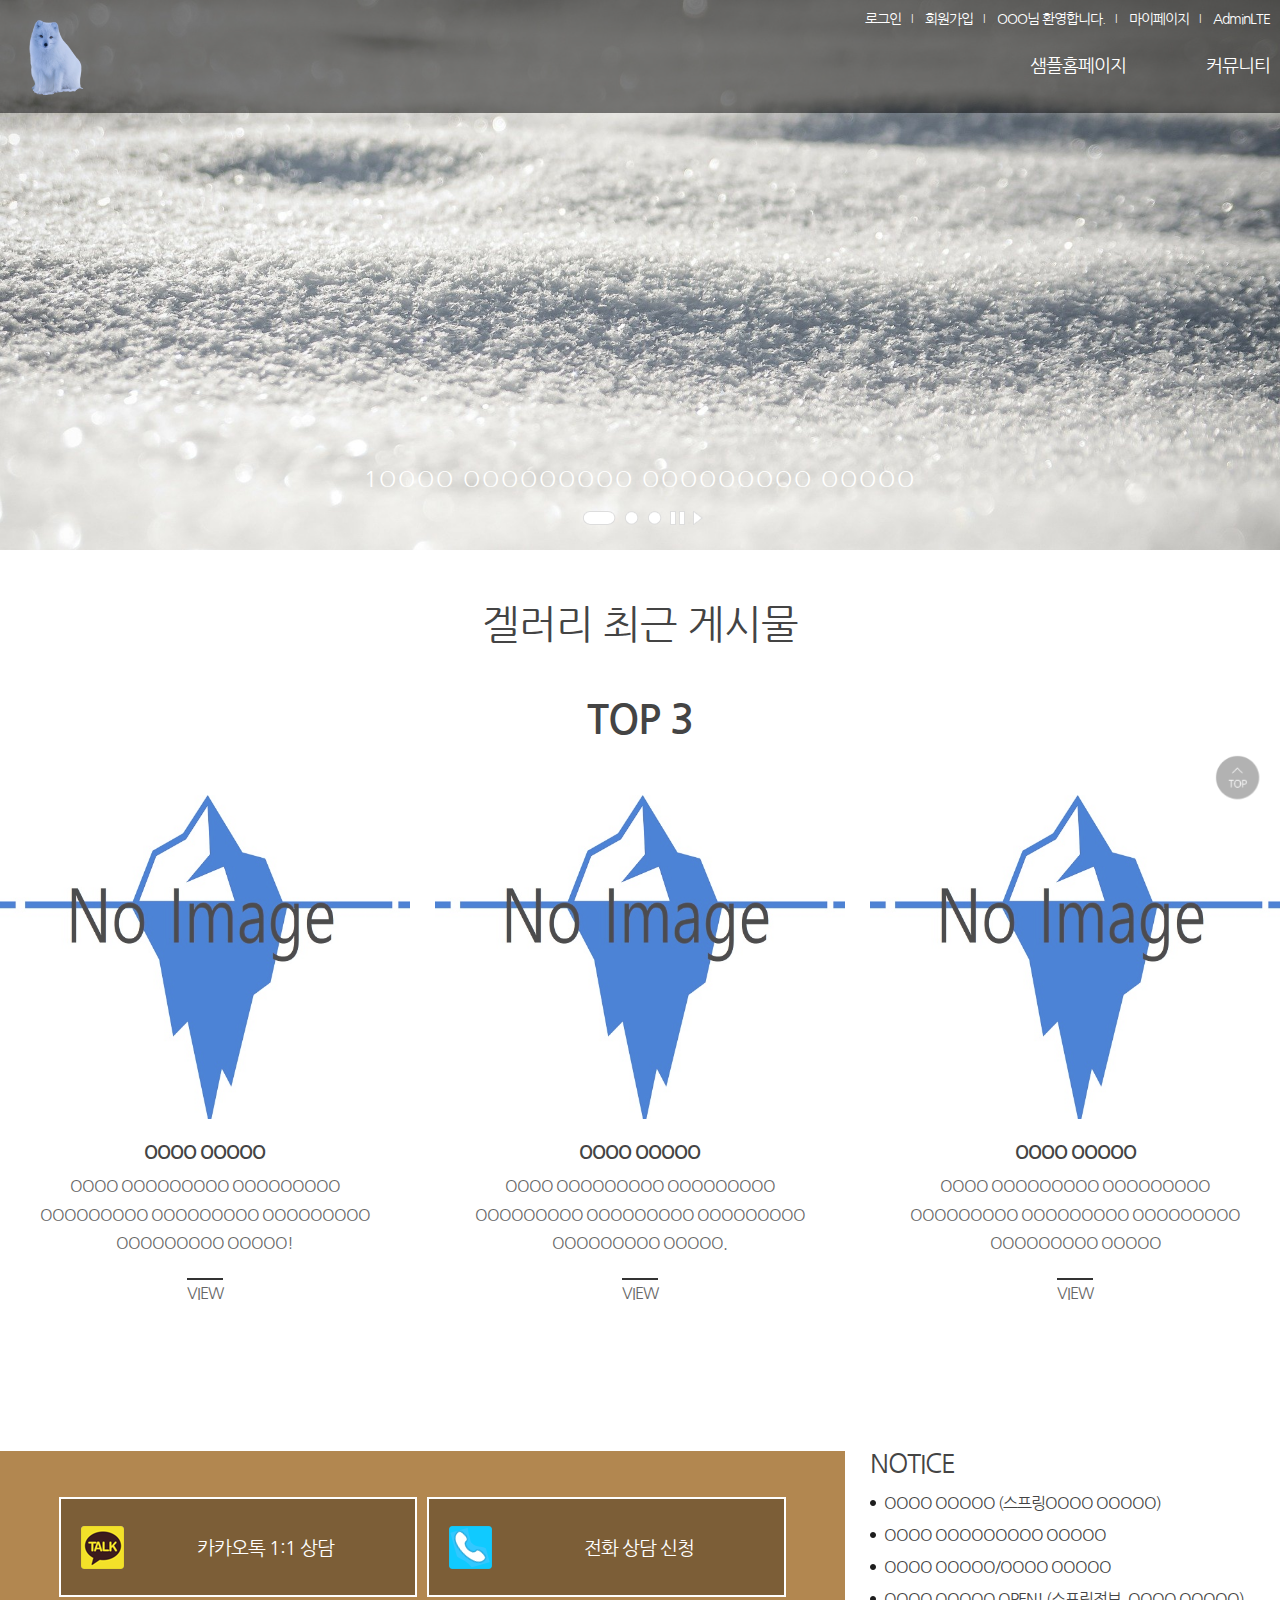
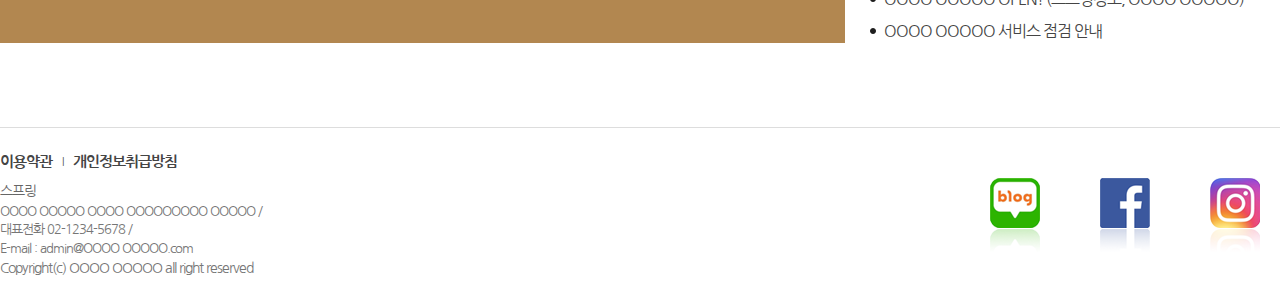
<file: home/index.html>
<!DOCTYPE html>
<html lang="ko">
<head>
<title> 스프링 </title>
<meta name="viewport" content="width=device-width, initial-scale=1, minimum-scale=1, maximum-scale=1">
<meta charset="utf-8" />
<meta http-equiv="X-UA-Compatible" content="IE=edge">
<!-- 제이쿼리 코어 임포트 가져오기(아래) -->
<script src="/home/js/jquery-3.6.0.js"></script>
<!-- 상단바로가기 클릭시 부드럽게 이동하는 외부 라이브러리 JS 임포트(아래) -->
<script src="/home/js/jquery.smooth-scroll.min.js"></script>
<!-- 화면을 초기화 시키는 reset 스타일 임포트:크로스브라이징 처리하기위해서 -->
<!-- 크롬, IE, 엣지, 사파리, 파이어폭스 h1, p, ul, div 태그의 크기가 조금씩 틀림니다. -->
<!-- 작업한 결과가 모든 브라우져(크로싱브라우징)에 똑같이 보이게 하기 위한 reset.css(아래) -->
<link rel="stylesheet" href="/home/css/reset.css">
<!-- 여기서 부터 사용자 정의형 스타일 + 스크립트 추가(아래) -->
<link rel="stylesheet" href="/home/css/mobile.css">
<!-- 테블릿용 CSS 임포트 -->
<link rel="stylesheet" href="/home/css/tablet.css">
<!-- PC용 CSS 임포트 -->
<link rel="stylesheet" href="/home/css/pc.css">
<script src="/home/js/main.js"></script>
<!-- 메인슬라이드 코어 임포트 -->
<script src="/home/js/slideMain.js"></script>
<style>
/* 테블릿용 메인페이지 스타일 지정(아래) 801px~무한대까지 재정의 */
@media all and (min-width:801px) {
	
}
/* PC용 메인페이지 스타일 지정 1066px~무한대까지 재정의 */
@media all and (min-width:1066px) {
	
}
</style>
<script>
// 메인페이지 전용 슬라이드 호출 부분
$(document).ready(function() {
	// 위에서 선언한 함수|변수 사용(아래)
	//여기서 함수호출(실행)
	slideAuto = setTimeout('play_w("right")', 3000);//3초마다 play_w함수 실행
	var slidePlayHide = setTimeout(function(){
		$('.rollplay').css('display','none');
	},3000);//3초 후에 rollplay클래스 플레이버튼 영역을 숨김
	// 3개의 슬라이드 버튼 클랙 액션처리
	$('.rollstop a').click(function(){
		// this는 클릭한 본인 태그를 말합니다.
		$(this).parent().hide();//현재 stop버튼 숨김.
		$('.rollplay').css('display','inline-block');
		if(slideAuto) {
			clearTimeout(slideAuto);//slideAuto변수가 없다면, play_w함수를 실행 중지.
		}
	});
	$('.rollplay a').click(function(){
		$(this).parent().hide();// a태그의 부모 rollplay영역 입니다.
		$('.rollstop').css('display','inline-block');
		play_w('right');//3초마다 슬라이드 이미지 액션일 발생합니다.

	});
	$('.rollingbtn li.seq a').each(function(index){
		$(this).click(function(){
			$('.rollplay').hide();
			$('.rollstop').css('display','inline-block');
			if(slideAuto) {
				clearTimeout(slideAuto);//슬라이드 중지
			}
			play_w(index);//슬라이드 재생 : 단 시작위치는 클릭한 index부터 무한반복
		});
	});
});
</script>
</head>
<body>
<!-- 헤더에서푸터까지 -->
<div id="wrap">
	<!-- 헤더상단메뉴영역영역 -->
	<header id="header">
		<div class="header_area box_inner clear">
			<!-- 상단로고영역 -->
			<h1><a href="index.html">스프링 in 자바</a></h1>
			<!-- //상단로고영역 -->
			
			<!-- 상단메뉴메뉴영역 -->
			<p class="openMOgnb">
				<a href="#">
					<b class="hdd">메뉴열기</b> 
					<span></span><span></span><span></span>
				</a>
			</p>
			<div class="header_cont">
				<ul class="util clear">
					<li><a href="login.html">로그인</a></li>
					<li><a href="join.html">회원가입</a></li>
					<!-- 로그인 후 보이는 메뉴(아래) -->
					<li><a href="#">OOO님 환영합니다.</a></li>
					<li><a href="mypage.html">마이페이지</a></li>
					<li><a href="../admin/home.html">AdminLTE</a></li>
				</ul>	
				<nav>
				<ul class="gnb clear">
					<li><a href="board_list.html" class="openAll1">샘플홈페이지</a>

                        <div class="gnb_depth gnb_depth2_1">
                            <ul class="submenu_list">
                                <li><a href="board_list.html">반응형홈페이지</a></li>
                            </ul>
                        </div>
					</li>
					<li><a href="board_list.html" class="openAll2">커뮤니티</a>
				        <div class="gnb_depth gnb_depth2_2">
                            <ul class="submenu_list">
                                <li><a href="board_list.html">공지사항</a></li>
                                <li><a href="board_list.html">겔러리게시판</a></li>
                            </ul>
                        </div>
					</li>
				</ul>
                </nav>
				<p class="closePop"><a href="javascript:;">닫기</a></p>
			</div>
			<!-- //상단메뉴메뉴영역 -->
		</div>
	</header>
	<!-- //헤더상단메뉴영역영역 -->
	
	<!-- 메인콘텐츠영역 -->
	<div id="container">
		<!-- 모바일+PC 공통슬라이드영역 -->
    	<div class="main_rolling_pc">
            <div class="visualRoll">
            	<!-- 슬라이드이미지영역 -->
                <ul class="viewImgList">
                    <li class="imglist0">
                        <div class="roll_content">
                            <a href="javascript:;">
							<p class="roll_txtline">1OOOO OOOOOOOOO OOOOOOOOO OOOOO</p>
							</a>
                        </div>
                    </li>
                    <li class="imglist1">
                        <div class="roll_content">
                            <a href="javascript:;">
							<p class="roll_txtline">2OOOO OOOOOOOOO OOOOOOOOO OOOOO</p>
							</a>
                        </div>
                    </li>
                    <li class="imglist2">
                        <div class="roll_content">
                            <a href="javascript:;">
							<p class="roll_txtline">3OOOO OOOOOOOOO OOOOOOOOO OOOOO</p>
							</a>
                        </div>
                    </li>
                </ul>
                <!-- //슬라이드이미지영역 -->
                <!-- 슬라이드버튼영역 -->
                <div class="rollbtnArea">
                    <ul class="rollingbtn">
						<!-- butt0 a img -->
                        <li class="seq butt0"><a href="#butt"><img src="./img/btn_rollbutt_on.png" alt="1번" /></a></li>
                        <li class="seq butt1"><a href="#butt"><img src="./img/btn_rollbutt_off.png" alt="2번" /></a></li>
                        <li class="seq butt2"><a href="#butt"><img src="./img/btn_rollbutt_off.png" alt="3번" /></a></li>
                        <li class="rollstop"><a href="#" class="stop"><img src="./img/btn_roll_stop.png" alt="멈춤" /></a></li>
                        <li class="rollplay"><a href="#" class="play"><img src="./img/btn_roll_play.png" alt="재생" /></a></li>
                    </ul>
                </div>
                <!-- //슬라이드버튼영역 -->
            </div>
        </div>
        <!-- //모바일+PC 공통슬라이드영역 -->
	
		<!-- 갤러리최근게시물영역 -->
		<div class="about_area">
			<h2>겔러리 최근 게시물 <b>TOP 3</b></h2>
			<div class="about_box">
				<ul class="place_list box_inner clear">
					<li><a href="#" onclick="$('.popup_base').css('height',$(document).height());$('.contact_pop').show();">
							<img class="img_topplace" src="img/no_image.jpg" alt="OOOO OOOOO" style="opacity:0.7;"/>
							<h3>OOOO OOOOO</h3>
							<p class="txt">OOOO OOOOOOOOO OOOOOOOOO OOOOOOOOO OOOOOOOOO OOOOOOOOO OOOOOOOOO OOOOO!</p>
							<span class="view">VIEW</span></a>
					</li>
					<li><a href="#" onclick="$('.popup_base').css('height',$(document).height());$('.space_pop').show();">
							<img class="img_topplace" src="img/no_image.jpg" alt="OOOO OOOOO" style="opacity:0.7;"/>
							<h3>OOOO OOOOO</h3>
							<p class="txt">OOOO OOOOOOOOO OOOOOOOOO OOOOOOOOO OOOOOOOOO OOOOOOOOO OOOOOOOOO OOOOO.</p>
							<span class="view">VIEW</span></a>
					</li>
					<li><a href="#" onclick="$('.popup_base').css('height',$(document).height());$('.program_pop').show();">
							<img class="img_topplace" src="img/no_image.jpg" alt="OOOO OOOOO" style="opacity:0.7;"/>
							<h3>OOOO OOOOO</h3>
							<p class="txt">OOOO OOOOOOOOO OOOOOOOOO OOOOOOOOO OOOOOOOOO OOOOOOOOO OOOOOOOOO OOOOO</p>
							<span class="view">VIEW</span></a>
					</li>
				</ul>
			</div>
		</div>
		<!-- //갤러리최근게시물영역 -->

		<!-- 카카오톡상담및최근공지사항영역 -->
		<div class="appbbs_area">
			<div class="appbbs_box box_inner clear">
				<h2 class="hdd">상담과 최근게시물</h2>
				<p class="app_line">
					<a href="javascript:;">카카오톡 1:1 상담</a>
					<a href="javascript:;">전화 상담 신청</a>
				</p>
				<div class="bbs_line">
					<h3>NOTICE</h3>
					<ul class="notice_recent">
						<li><a href="javascript:;">OOOO OOOOO (스프링OOOO OOOOO)</a></li>
						<li><a href="javascript:;">OOOO OOOOOOOOO OOOOO</a></li>
						<li><a href="javascript:;">OOOO OOOOO/OOOO OOOOO</a></li>
						<li><a href="javascript:;">OOOO OOOOO OPEN! (스프링정보, OOOO OOOOO)</a></li>
						<li><a href="javascript:;">OOOO OOOOO 서비스 점검 안내</a></li>
					</ul>
				</div>
			</div>
		</div>
		<!-- //카카오톡상담및최근공지사항영역 -->
	</div>
	<!-- //메이콘텐츠영역 -->
	
	<!-- 푸터메뉴및사업자정보영역 -->
	<footer>
		<div class="foot_area box_inner">
			<ul class="foot_list clear">
				<li><a href="javascript:;">이용약관</a></li>
				<li><a href="javascript:;">개인정보취급방침</a></li>
			</ul>
			<h2>스프링</h2>
            <p class="addr">OOOO OOOOO OOOO OOOOOOOOO OOOOO <span class="gubun">/</span>        
				<span class="br_line">대표전화 <span class="space0">02-1234-5678</span> <span class="gubun">/</span>        
					<span class="br_line">E-mail : <span class="space0"> admin@OOOO OOOOO.com</span></span>
				</span>
			</p>
			<p class="copy box_inner">Copyright(c) OOOO OOOOO all right reserved</p>
			<ul class="snslink clear">
				<li><a href="javascript:;">blog</a></li>
				<li><a href="javascript:;">facebook</a></li>
				<li><a href="javascript:;">instargram</a></li>
			</ul>
		</div>
	</footer>
	<!-- //푸터메뉴및주소영역 -->
</div>
<!-- //헤더에서푸터까지 -->

<!-- 하단퀵메뉴영역 -->
<div class="quick_area">
	<p class="to_top"><a href="#wrap" class="s_point">TOP</a></p>
</div>
<!-- //하단퀵메뉴영역 -->

</body>
</html>
</file>
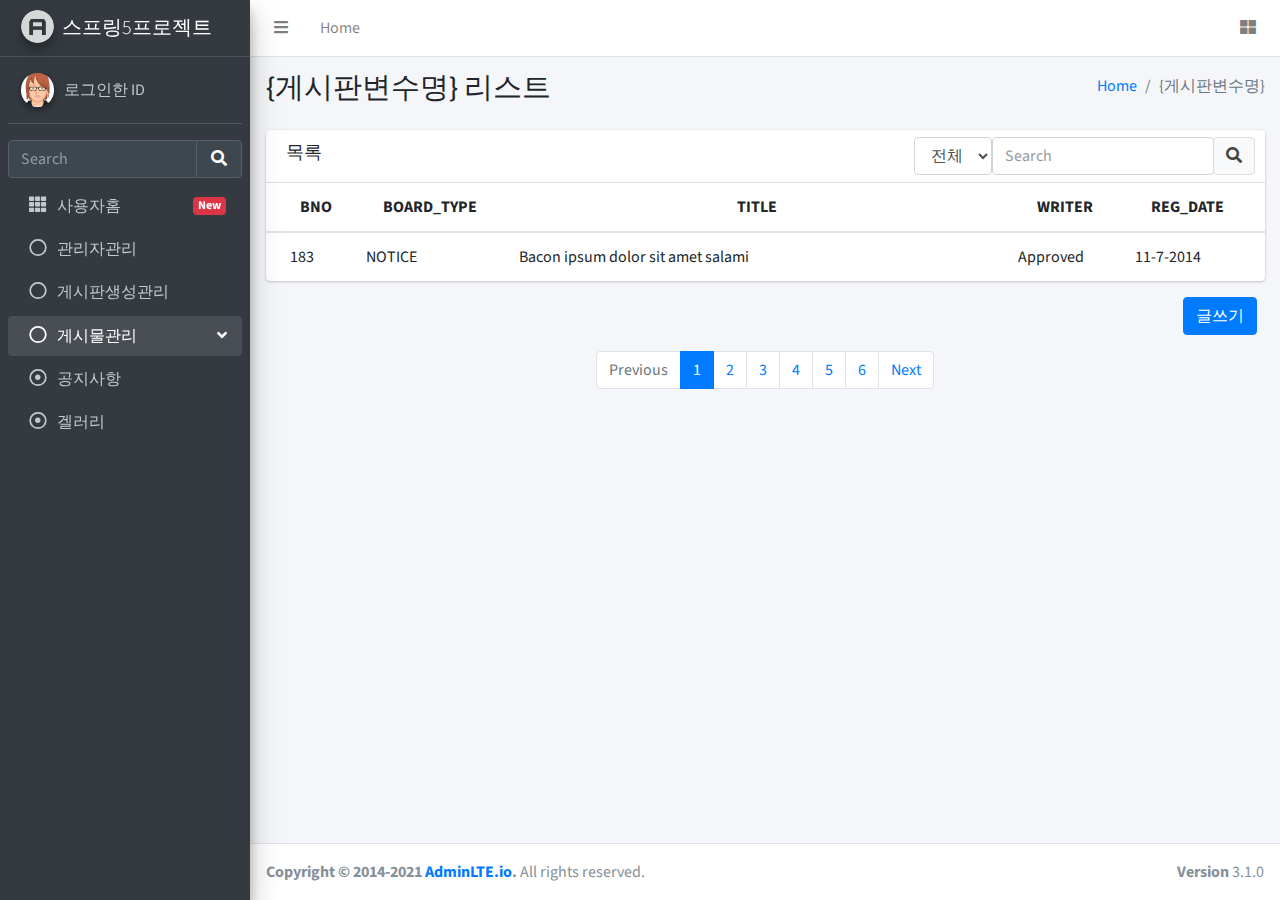
<file: admin/board_list.html>
<!DOCTYPE html>
<html lang="ko">
<head>
  <meta charset="utf-8">
  <meta name="viewport" content="width=device-width, initial-scale=1">
  <title>AdminLTE 3 | 대시보드</title>
  <!-- Google Font: Source Sans Pro 구글웹폰트 -->
  <link rel="stylesheet" href="https://fonts.googleapis.com/css?family=Source+Sans+Pro:300,400,400i,700&display=fallback">
  <!-- Font Awesome 폰트어썸 -->
  <link rel="stylesheet" href="plugins/fontawesome-free/css/all.min.css">
  <!-- Tempusdominus Bootstrap 4 부트스트랩4 -->
  <link rel="stylesheet" href="plugins/tempusdominus-bootstrap-4/css/tempusdominus-bootstrap-4.min.css">
  <!-- Theme style AdminLTE 테마스타일 -->
  <link rel="stylesheet" href="dist/css/adminlte.min.css">
  <!-- overlayScrollbars 왼쪽스크롤메뉴 -->
  <link rel="stylesheet" href="plugins/overlayScrollbars/css/OverlayScrollbars.min.css">
  <!-- summernote 웹에디터 -->
  <link rel="stylesheet" href="plugins/summernote/summernote-bs4.min.css">
</head>
<body class="hold-transition sidebar-mini layout-fixed">
<div class="wrapper">

  <!-- Preloader A로고 로딩중...표시 -->
  <div class="preloader flex-column justify-content-center align-items-center">
    <img class="animation__shake" src="dist/img/AdminLTELogo.png" alt="AdminLTELogo" height="60" width="60">
  </div>

  <!-- Navbar 햄버거메뉴 라인 부분 -->
  <nav class="main-header navbar navbar-expand navbar-white navbar-light">
    <!-- Left navbar links 왼쪽 햄버거 메뉴와 Home링크메뉴 -->
    <ul class="navbar-nav">
      <li class="nav-item"> 
        <a class="nav-link" data-widget="pushmenu" href="#" role="button"><i class="fas fa-bars"></i></a>
      </li>
      <li class="nav-item d-none d-sm-inline-block">
        <a href="home.html" class="nav-link">Home</a>
      </li>
    </ul>
    <!-- Right navbar links 오른쪽 아이콘 메뉴 -->
    <ul class="navbar-nav ml-auto">
     
      <li class="nav-item">
        <a class="nav-link" data-widget="control-sidebar" data-slide="true" href="#" role="button">
          <i class="fas fa-th-large"></i>
        </a>
      </li>
    </ul>
  </nav>
  <!-- /.navbar -->

  <!-- Main Sidebar Container 왼쪽 사이드메뉴내용 -->
  <aside class="main-sidebar sidebar-dark-primary elevation-4">
    <!-- Brand Logo -->
    <a href="home.html" class="brand-link">
      <img src="dist/img/AdminLTELogo.png" alt="AdminLTE Logo" class="brand-image img-circle elevation-3" style="opacity: .8">
      <span class="brand-text font-weight-light">스프링5프로젝트</span>
    </a>

    <!-- Sidebar -->
    <div class="sidebar">
      <!-- Sidebar user panel (optional) 로그인한 정보 -->
      <div class="user-panel mt-3 pb-3 mb-3 d-flex">
        <div class="image">
          <img src="dist/img/avatar3.png" class="img-circle elevation-2" alt="User Image">
        </div>
        <div class="info">
          <a href="#" class="d-block">로그인한 ID</a>
        </div>
      </div>

      <!-- SidebarSearch Form 검색폼 -->
      <div class="form-inline">
        <div class="input-group" data-widget="sidebar-search">
          <input class="form-control form-control-sidebar" type="search" placeholder="Search" aria-label="Search">
          <div class="input-group-append">
            <button class="btn btn-sidebar">
              <i class="fas fa-search fa-fw"></i>
            </button>
          </div>
        </div>
      </div>

      <!-- Sidebar Menu 메뉴시작 -->
      <nav class="mt-2">
        <ul class="nav nav-pills nav-sidebar flex-column" data-widget="treeview" role="menu" data-accordion="false">
          <!-- Add icons to the links using the .nav-icon class
               with font-awesome or any other icon font library -->
          
          <li class="nav-item">
            <a href="/admin/board_list.html" class="nav-link">
              <i class="nav-icon fas fa-th"></i>
              <p>
                사용자홈
                <span class="right badge badge-danger">New</span>
              </p>
            </a>
          </li>
          <li class="nav-item">
            <a href="#" class="nav-link">
              <i class="far fa-circle nav-icon"></i>
              <p>관리자관리</p>
            </a>
          </li>
          <li class="nav-item">
            <a href="#" class="nav-link">
              <i class="far fa-circle nav-icon"></i>
              <p>게시판생성관리</p>
            </a>
          </li>
          <li class="nav-item menu-open">
            <a href="#" class="nav-link">
              <i class="far fa-circle nav-icon"></i>
              <p>게시물관리
                <i class="right fas fa-angle-left"></i>
              </p>
            </a>
            <ul class="nav nav-treeview">
              <!-- 위 게시판 생성관리에서 만든 게시판 개수에 따라서 자동 증가(아래) -->
              <li class="nav-item">
                <a href="board_list.html" class="nav-link">
                  <i class="far fa-dot-circle nav-icon"></i>
                  <p>공지사항</p>
                </a>
              </li>
              <li class="nav-item">
                <a href="board_list.html" class="nav-link">
                  <i class="far fa-dot-circle nav-icon"></i>
                  <p>겔러리</p>
                </a>
              </li>
            </ul>
          </li>
          
        </ul>
      </nav>
      <!-- /.sidebar-menu -->
    </div>
    <!-- /.sidebar -->
  </aside>

  <!-- Content Wrapper. Contains page content -->
  <div class="content-wrapper">
    <!-- Content Header (Page header) -->
    <div class="content-header">
      <div class="container-fluid">
        <div class="row mb-2">
          <div class="col-sm-6">
            <h1 class="m-0">{게시판변수명} 리스트</h1>
          </div><!-- /.col -->
          <div class="col-sm-6">
            <ol class="breadcrumb float-sm-right">
              <li class="breadcrumb-item"><a href="#">Home</a></li>
              <li class="breadcrumb-item active">{게시판변수명}</li>
            </ol>
          </div><!-- /.col -->
        </div><!-- /.row -->
      </div><!-- /.container-fluid -->
    </div>
    <!-- /.content-header -->

    <!-- Main content -->
    <section class="content">
      <div class="container-fluid">
        <!-- 콘텐츠 내용 -->
        <div class="card">
          <div class="card-header">
            <h3 class="card-title">목록</h3>

            <div class="card-tools">
              <!-- 내용검색 폼 -->
              <div class="input-group input-group-md">
                <form name="form_search" action="board_list.html" method="GET" class="form-horizontal">
                  <select name="search_type" class="form-control float-left" style="width: inherit;">
                    <option>전체</option>
                    <option>제목</option>
                    <option>내용</option>
                  </select>  
                  <input type="text" name="table_search" class="form-control float-left" placeholder="Search" style="width: inherit;">
                  <div class="input-group-append float-left" style="width: inherit;">
                    <button type="submit" class="btn btn-default">
                      <i class="fas fa-search"></i>
                    </button>
                  </div>                                
                </form>
              </div>
              <!-- //내용검색 폼 -->
            </div>
          </div>
          <!-- /.card-header -->
          <div class="card-body table-responsive p-0">
            <table class="table table-hover">
              <!-- 줄바꿈않할때 다음 클래스추가 text-nowrap  -->
              <thead>
                <tr>
                  <th class="text-center">BNO</th>
                  <th class="text-center">BOARD_TYPE</th>
                  <th class="text-center col-6">TITLE</th>
                  <th class="text-center">WRITER</th>
                  <th class="text-center">REG_DATE</th>
                </tr>
              </thead>
              <tbody>
                <!-- 아래 링크주소에 jsp에서 프로그램처리예정 -->
                <tr style="cursor: pointer;" onclick="location.replace('board_view.html?bno=183');">
                  <td>183</td>
                  <td>NOTICE</td>
                  <td>Bacon ipsum dolor sit amet salami </td>
                  <td><span class="tag tag-success">Approved</span></td>
                  <td>11-7-2014</td> 
                  </tr>
              </tbody>
            </table>
          </div>
          <!-- /.card-body -->
        </div>
        <!-- //콘텐츠 내용 -->
        <!-- 페이징 처리 -->
        <div class="col-12 text-right">
          <a href="board_write.html" class="btn btn-primary mb-3">글쓰기</a>
          <ul class="pagination justify-content-center">
              <li class="paginate_button page-item previous disabled" id="example2_previous">
                <a href="#" aria-controls="example2" data-dt-idx="0" tabindex="0" class="page-link">Previous</a>
              </li>
              <li class="paginate_button page-item active">
                <a href="#" aria-controls="example2" data-dt-idx="1" tabindex="0" class="page-link">1</a>
              </li>
              <li class="paginate_button page-item ">
                <a href="#" aria-controls="example2" data-dt-idx="2" tabindex="0" class="page-link">2</a>
              </li>
              <li class="paginate_button page-item ">
                <a href="#" aria-controls="example2" data-dt-idx="3" tabindex="0" class="page-link">3</a>
              </li>
              <li class="paginate_button page-item ">
                <a href="#" aria-controls="example2" data-dt-idx="4" tabindex="0" class="page-link">4</a>
              </li>
              <li class="paginate_button page-item ">
                <a href="#" aria-controls="example2" data-dt-idx="5" tabindex="0" class="page-link">5</a>
              </li>
              <li class="paginate_button page-item ">
                <a href="#" aria-controls="example2" data-dt-idx="6" tabindex="0" class="page-link">6</a>
              </li>
              <li class="paginate_button page-item next" id="example2_next">
                <a href="#" aria-controls="example2" data-dt-idx="7" tabindex="0" class="page-link">Next</a>
              </li>
          </ul>
        </div>
        <!-- //페이징 처리 -->
      </div><!-- /.container-fluid -->
    </section>
    <!-- /.content -->
  </div>
  <!-- /.content-wrapper -->
  <footer class="main-footer">
    <strong>Copyright &copy; 2014-2021 <a href="https://adminlte.io">AdminLTE.io</a>.</strong>
    All rights reserved.
    <div class="float-right d-none d-sm-inline-block">
      <b>Version</b> 3.1.0
    </div>
  </footer>

  <!-- Control Sidebar 오른쪽 바둑판베뉴클릭시 나오는 내용 -->
  <aside class="control-sidebar control-sidebar-dark">
    <!-- demo.js에서 출력할 내용이 존재, demo.js사용않함. -->
    <div class="text-center mt-4">
    <h5>로그아웃</h5><hr class="mb-2"/>
    <button type="button" class="btn btn-primary" id="btn_logout">로그아웃</button>
    </div>
  </aside>
  <!-- /.control-sidebar -->
</div>
<!-- ./wrapper -->
<!-- jQuery 제이쿼리 코어 -->
<script src="plugins/jquery/jquery.min.js"></script>
<!-- jQuery UI 1.11.4 제이쿼리 UI코어 -->
<script src="plugins/jquery-ui/jquery-ui.min.js"></script>
<!-- Resolve conflict in jQuery UI tooltip with Bootstrap tooltip -->
<script>
  $.widget.bridge('uibutton', $.ui.button)
</script>
<!-- Bootstrap 4 부트스트랩4 코어 -->
<script src="plugins/bootstrap/js/bootstrap.bundle.min.js"></script>
<!-- Summernote 섬머노트웹에디터 코어 -->
<script src="plugins/summernote/summernote-bs4.min.js"></script>
<!-- overlayScrollbars 왼쪽스크롤메뉴 코어 -->
<script src="plugins/overlayScrollbars/js/jquery.overlayScrollbars.min.js"></script>
<!-- AdminLTE App AdminLTE코어 -->
<script src="dist/js/adminlte.js"></script>
<!-- AdminLTE for demo purposes 오른쪽메뉴-로그아웃사용 코어: 사용안함. -->
<!-- <script src="dist/js/demo.js"></script> -->
</body>
</html>
</file>
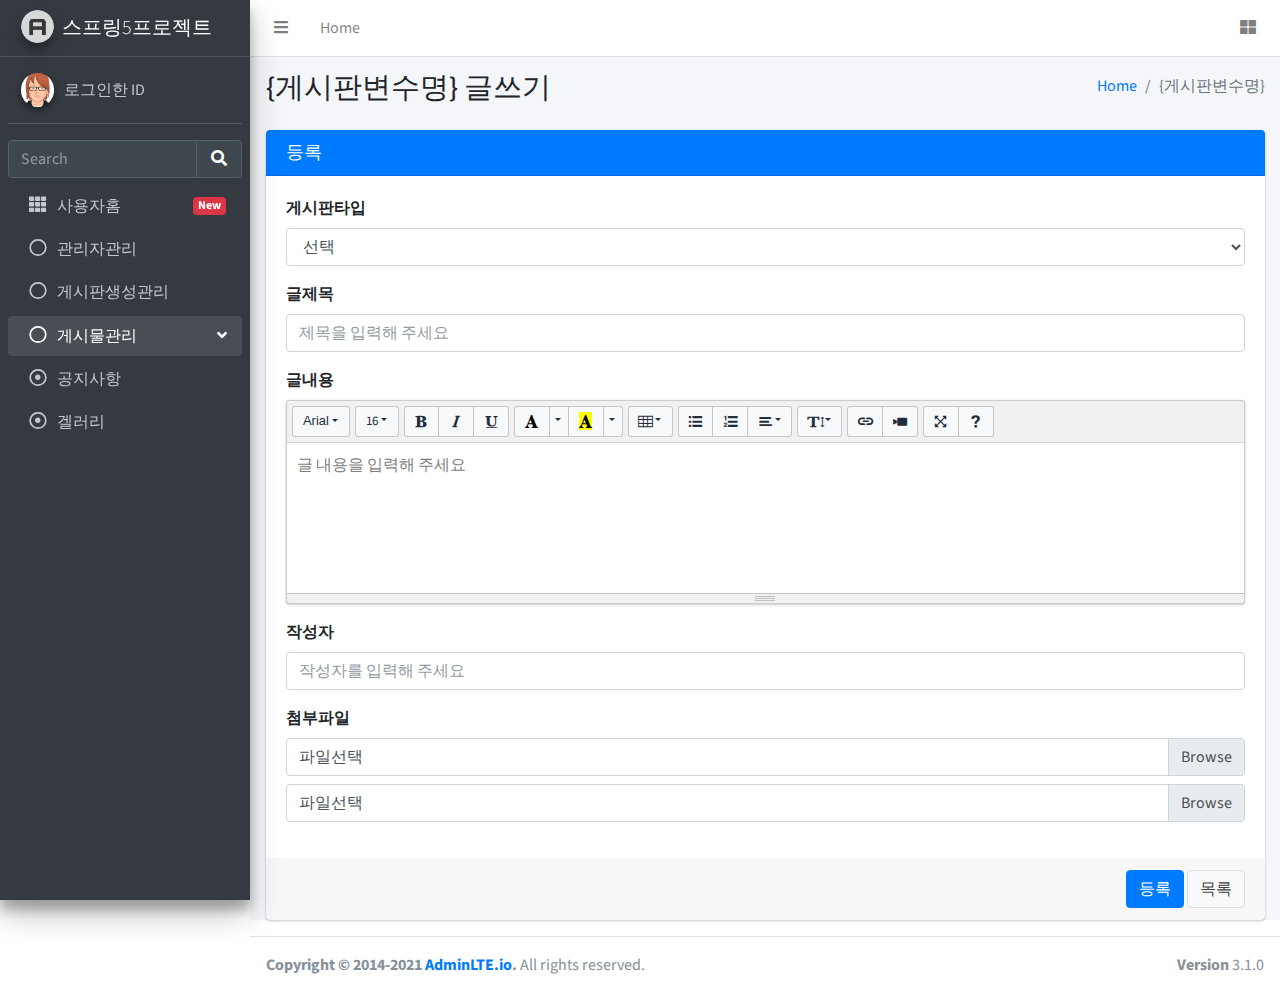
<file: admin/board_write.html>
<!DOCTYPE html>
<html lang="ko">
<head>
  <meta charset="utf-8">
  <meta name="viewport" content="width=device-width, initial-scale=1">
  <title>AdminLTE 3 | 대시보드</title>
  <!-- Google Font: Source Sans Pro 구글웹폰트 -->
  <link rel="stylesheet" href="https://fonts.googleapis.com/css?family=Source+Sans+Pro:300,400,400i,700&display=fallback">
  <!-- Font Awesome 폰트어썸 -->
  <link rel="stylesheet" href="plugins/fontawesome-free/css/all.min.css">
  <!-- Tempusdominus Bootstrap 4 부트스트랩4 -->
  <link rel="stylesheet" href="plugins/tempusdominus-bootstrap-4/css/tempusdominus-bootstrap-4.min.css">
  <!-- Theme style AdminLTE 테마스타일 -->
  <link rel="stylesheet" href="dist/css/adminlte.min.css">
  <!-- overlayScrollbars 왼쪽스크롤메뉴 -->
  <link rel="stylesheet" href="plugins/overlayScrollbars/css/OverlayScrollbars.min.css">
  <!-- summernote 웹에디터 -->
  <link rel="stylesheet" href="plugins/summernote/summernote-bs4.min.css">
</head>
<body class="hold-transition sidebar-mini layout-fixed">
<div class="wrapper">

  <!-- Preloader A로고 로딩중...표시 -->
  <div class="preloader flex-column justify-content-center align-items-center">
    <img class="animation__shake" src="dist/img/AdminLTELogo.png" alt="AdminLTELogo" height="60" width="60">
  </div>

  <!-- Navbar 햄버거메뉴 라인 부분 -->
  <nav class="main-header navbar navbar-expand navbar-white navbar-light">
    <!-- Left navbar links 왼쪽 햄버거 메뉴와 Home링크메뉴 -->
    <ul class="navbar-nav">
      <li class="nav-item"> 
        <a class="nav-link" data-widget="pushmenu" href="#" role="button"><i class="fas fa-bars"></i></a>
      </li>
      <li class="nav-item d-none d-sm-inline-block">
        <a href="home.html" class="nav-link">Home</a>
      </li>
    </ul>
    <!-- Right navbar links 오른쪽 아이콘 메뉴 -->
    <ul class="navbar-nav ml-auto">
     
      <li class="nav-item">
        <a class="nav-link" data-widget="control-sidebar" data-slide="true" href="#" role="button">
          <i class="fas fa-th-large"></i>
        </a>
      </li>
    </ul>
  </nav>
  <!-- /.navbar -->

  <!-- Main Sidebar Container 왼쪽 사이드메뉴내용 -->
  <aside class="main-sidebar sidebar-dark-primary elevation-4">
    <!-- Brand Logo -->
    <a href="home.html" class="brand-link">
      <img src="dist/img/AdminLTELogo.png" alt="AdminLTE Logo" class="brand-image img-circle elevation-3" style="opacity: .8">
      <span class="brand-text font-weight-light">스프링5프로젝트</span>
    </a>

    <!-- Sidebar -->
    <div class="sidebar">
      <!-- Sidebar user panel (optional) 로그인한 정보 -->
      <div class="user-panel mt-3 pb-3 mb-3 d-flex">
        <div class="image">
          <img src="dist/img/avatar3.png" class="img-circle elevation-2" alt="User Image">
        </div>
        <div class="info">
          <a href="#" class="d-block">로그인한 ID</a>
        </div>
      </div>

      <!-- SidebarSearch Form 검색폼 -->
      <div class="form-inline">
        <div class="input-group" data-widget="sidebar-search">
          <input class="form-control form-control-sidebar" type="search" placeholder="Search" aria-label="Search">
          <div class="input-group-append">
            <button class="btn btn-sidebar">
              <i class="fas fa-search fa-fw"></i>
            </button>
          </div>
        </div>
      </div>

      <!-- Sidebar Menu 메뉴시작 -->
      <nav class="mt-2">
        <ul class="nav nav-pills nav-sidebar flex-column" data-widget="treeview" role="menu" data-accordion="false">
          <!-- Add icons to the links using the .nav-icon class
               with font-awesome or any other icon font library -->
          
          <li class="nav-item">
            <a href="/" class="nav-link">
              <i class="nav-icon fas fa-th"></i>
              <p>
                사용자홈
                <span class="right badge badge-danger">New</span>
              </p>
            </a>
          </li>
          <li class="nav-item">
            <a href="#" class="nav-link">
              <i class="far fa-circle nav-icon"></i>
              <p>관리자관리</p>
            </a>
          </li>
          <li class="nav-item">
            <a href="#" class="nav-link">
              <i class="far fa-circle nav-icon"></i>
              <p>게시판생성관리</p>
            </a>
          </li>
          <li class="nav-item menu-open">
            <a href="#" class="nav-link">
              <i class="far fa-circle nav-icon"></i>
              <p>게시물관리
                <i class="right fas fa-angle-left"></i>
              </p>
            </a>
            <ul class="nav nav-treeview">
              <!-- 위 게시판 생성관리에서 만든 게시판 개수에 따라서 자동 증가(아래) -->
              <li class="nav-item">
                <a href="board_list.html" class="nav-link">
                  <i class="far fa-dot-circle nav-icon"></i>
                  <p>공지사항</p>
                </a>
              </li>
              <li class="nav-item">
                <a href="board_list.html" class="nav-link">
                  <i class="far fa-dot-circle nav-icon"></i>
                  <p>겔러리</p>
                </a>
              </li>
            </ul>
          </li>
          
        </ul>
      </nav>
      <!-- /.sidebar-menu -->
    </div>
    <!-- /.sidebar -->
  </aside>

  <!-- Content Wrapper. Contains page content -->
  <div class="content-wrapper">
    <!-- Content Header (Page header) -->
    <div class="content-header">
      <div class="container-fluid">
        <div class="row mb-2">
          <div class="col-sm-6">
            <h1 class="m-0">{게시판변수명} 글쓰기</h1>
          </div><!-- /.col -->
          <div class="col-sm-6">
            <ol class="breadcrumb float-sm-right">
              <li class="breadcrumb-item"><a href="#">Home</a></li>
              <li class="breadcrumb-item active">{게시판변수명}</li>
            </ol>
          </div><!-- /.col -->
        </div><!-- /.row -->
      </div><!-- /.container-fluid -->
    </div>
    <!-- /.content-header -->

    <!-- Main content -->
    <section class="content">
      <div class="container-fluid">
        <!-- 콘텐츠 내용 -->
        <div class="card card-primary">
          <div class="card-header">
            <h3 class="card-title">등록</h3>
          </div>
          <!-- /.card-header -->
          <!-- form start -->
          <!-- 첨부파일을 전송할때 enctype=필수 없으면, 첨부파일이 전송X -->
          <form name="form_write" action="board_write.html" enctype="multipart/form-data">
            <div class="card-body">
              <div class="form-group">
                <label for="board_type">게시판타입</label>
                <select name="board_type" class="form-control">
                  <option>선택</option>
                  <option>공지사항</option>
                  <option>겔러리</option>
                </select>
              </div>
              <div class="form-group">
                <label for="title">글제목</label>
                <input name="title" type="text" class="form-control" id="title" placeholder="제목을 입력해 주세요" required>
              </div>
              <div class="form-group">
                <label for="content">글내용</label>
                <textarea name="content" id="content" class="form-control" placeholder="내용을 입력해주세요." required></textarea>
              </div>
              <div class="form-group">
                <label for="writer">작성자</label>
                <input name="writer" type="text" class="form-control" id="writer" placeholder="작성자를 입력해 주세요" required>
              </div>
              <div class="form-group">
                <label for="exampleInputFile">첨부파일</label>
                <div class="input-group">
                  <div class="custom-file">
                    <input name="file" type="file" class="custom-file-input" id="file0">
                    <label class="custom-file-label" for="file0">파일선택</label>
                  </div>
                </div>
                <div class="mb-2"></div>
                <div class="input-group">
                  <div class="custom-file">
                    <input name="file" type="file" class="custom-file-input" id="file1">
                    <label class="custom-file-label" for="file1">파일선택</label>
                  </div>
                </div>
              </div>
              
            </div>
            <!-- /.card-body -->

            <div class="card-footer text-right">
              <button type="submit" class="btn btn-primary">등록</button>
              <a href="board_list.html" class="btn btn-default">목록</a>
            </div>
          </form>
        </div>
        <!-- //콘텐츠 내용 -->
      </div><!-- /.container-fluid -->
    </section>
    <!-- /.content -->
  </div>
  <!-- /.content-wrapper -->
  <footer class="main-footer">
    <strong>Copyright &copy; 2014-2021 <a href="https://adminlte.io">AdminLTE.io</a>.</strong>
    All rights reserved.
    <div class="float-right d-none d-sm-inline-block">
      <b>Version</b> 3.1.0
    </div>
  </footer>

  <!-- Control Sidebar 오른쪽 바둑판베뉴클릭시 나오는 내용 -->
  <aside class="control-sidebar control-sidebar-dark">
    <!-- demo.js에서 출력할 내용이 존재, demo.js사용않함. -->
    <div class="text-center mt-4">
    <h5>로그아웃</h5><hr class="mb-2"/>
    <button type="button" class="btn btn-primary" id="btn_logout">로그아웃</button>
    </div>
  </aside>
  <!-- /.control-sidebar -->
</div>
<!-- ./wrapper -->
<!-- jQuery 제이쿼리 코어 -->
<script src="plugins/jquery/jquery.min.js"></script>
<!-- jQuery UI 1.11.4 제이쿼리 UI코어 -->
<script src="plugins/jquery-ui/jquery-ui.min.js"></script>
<!-- Resolve conflict in jQuery UI tooltip with Bootstrap tooltip -->
<script>
  $.widget.bridge('uibutton', $.ui.button)
</script>
<!-- Bootstrap 4 부트스트랩4 코어 -->
<script src="plugins/bootstrap/js/bootstrap.bundle.min.js"></script>
<!-- Summernote 섬머노트웹에디터 코어 -->
<script src="plugins/summernote/summernote-bs4.min.js"></script>
<!-- overlayScrollbars 왼쪽스크롤메뉴 코어 -->
<script src="plugins/overlayScrollbars/js/jquery.overlayScrollbars.min.js"></script>
<!-- AdminLTE App AdminLTE코어 -->
<script src="dist/js/adminlte.js"></script>
<!-- AdminLTE for demo purposes 오른쪽메뉴-로그아웃사용 코어: 사용안함. -->
<!-- <script src="dist/js/demo.js"></script> -->
<!-- 첨부파일명을 input태그디자인 안쪽에 집어넣는 확장프로그램 -->
<script src="/admin/plugins/bs-custom-file-input/bs-custom-file-input.min.js"></script>
<!-- 위 첨부파일 확장프로그램 실행(아래-개발자가 처리) -->
<script>
	$(document).ready(function(){
		bsCustomFileInput.init();
	});
</script>
<!-- 서머노트 웹에디터 실행(아래-개발자가 처리) -->
<script>
	$(document).ready(function(){
		//$('#content_lbl').summernote();//기본실행. 이기본실을 개발자 커스터마이징 합니다.
		$('#content').summernote({
			height:150,
			lang:'ko-KR',
			placeholder:'글 내용을 입력해 주세요',
			toolbar: [
				['fontname',['fontname']],
				['fontsize',['fontsize']],
				['style',['bold','italic','underline']],
				['color',['forecolor','color']],
				['table',['table']],
				['para',['ul','ol','paragraph']],
				['height',['height']],
				['insert',['link','video']],//'picture',
				['view',['fullscreen','help']]
			],
			fontNames: ['Arial','Arial Black','맑은 고딕','궁서','Nanum Gothic'],
			fontSizes: ['8','10','12','14','16','18','20','22','24','26','28','30'],
			fontNamesIgnoreCheck: ['Nanum Gothic']
		});
	});
</script>
</body>
</html>
</file>
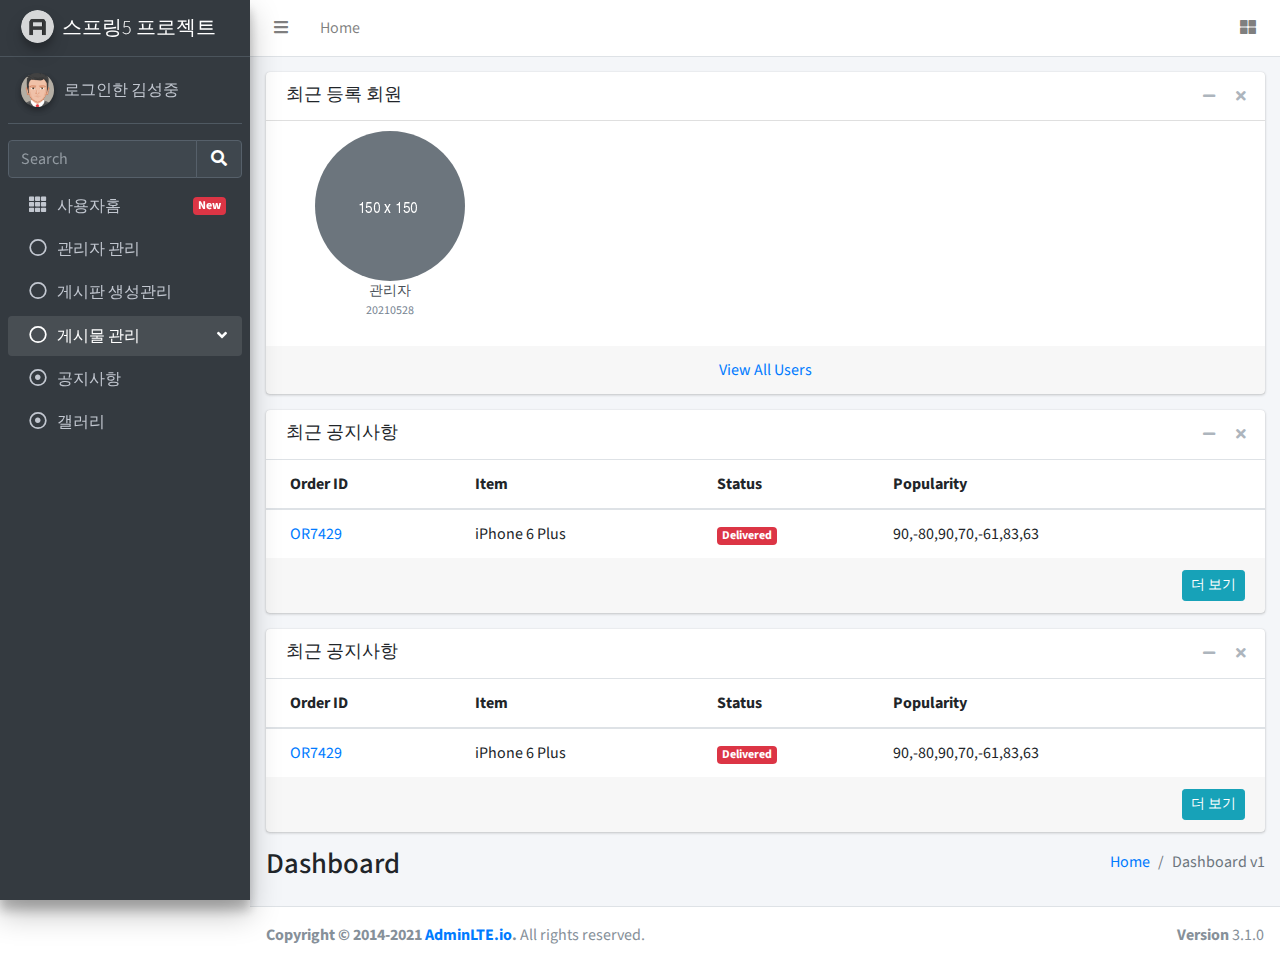
<file: admin/home.html>
<!DOCTYPE html>
<html lang="ko">
<head>
  <meta charset="utf-8">
  <meta name="viewport" content="width=device-width, initial-scale=1">
  <title>AdminLTE 3 | 대시 보드</title>

  <!-- Google Font: Source Sans Pro  구글 웹 폰트-->
  <link rel="stylesheet" href="https://fonts.googleapis.com/css?family=Source+Sans+Pro:300,400,400i,700&display=fallback">
  <!-- Font Awesome 폰트 어썸-->
  <link rel="stylesheet" href="plugins/fontawesome-free/css/all.min.css">
  <!-- Tempusdominus Bootstrap 4 부트스트랩 4 -->
  <link rel="stylesheet" href="plugins/tempusdominus-bootstrap-4/css/tempusdominus-bootstrap-4.min.css">
  <!-- Theme style 테마스타일 -->
  <link rel="stylesheet" href="dist/css/adminlte.min.css">
  <!-- overlayScrollbars 왼쪽 스크렐 메뉴-->
  <link rel="stylesheet" href="plugins/overlayScrollbars/css/OverlayScrollbars.min.css">
  <!-- summernote  웹 에디터-->
  <link rel="stylesheet" href="plugins/summernote/summernote-bs4.min.css">
</head>
<body class="hold-transition sidebar-mini layout-fixed">
<div class="wrapper">

  <!-- Preloader A 로고 대기 중 표시-->
  <div class="preloader flex-column justify-content-center align-items-center">
    <img class="animation__shake" src="dist/img/AdminLTELogo.png" alt="AdminLTELogo" height="60" width="60">
  </div>

  <!-- Navbar -->
  <nav class="main-header navbar navbar-expand navbar-white navbar-light">
    <!-- Left navbar links 왼쪽 햄버거 메뉴와 Home 링크-->
    <ul class="navbar-nav">
      <li class="nav-item"> 
        <a class="nav-link" data-widget="pushmenu" href="#" role="button"><i class="fas fa-bars"></i></a>
      </li>
      <li class="nav-item d-none d-sm-inline-block">
        <a href="home.html" class="nav-link">Home</a>
      </li>
      </li>
    </ul>

    <!-- Right navbar links 오른쪽 햄버거 아이콘 메뉴-->
    <ul class="navbar-nav ml-auto">
    <li class="nav-item">
    <a class="nav-link" data-widget="control-sidebar" data-slide="true" href="#" role="button">
    <i class="fas fa-th-large"></i>
    </a>
    </li>
    </ul>
  </nav>
  <!-- /.navbar -->

  <!-- Main Sidebar Container 왼쪽 메인 사이드 메뉴 -->
  <aside class="main-sidebar sidebar-dark-primary elevation-4">
    <!-- Brand Logo -->
    <a href="home.html" class="brand-link">
      <img src="dist/img/AdminLTELogo.png" alt="AdminLTE Logo" class="brand-image img-circle elevation-3" style="opacity: .8">
      <span class="brand-text font-weight-light">스프링5 프로젝트</span>
    </a>

    <!-- Sidebar -->
    <div class="sidebar">
      <!-- Sidebar user panel (optional) 로그인 정보 출력 -->
      <div class="user-panel mt-3 pb-3 mb-3 d-flex">
        <div class="image">
          <img src="dist/img/avatar5.png" class="img-circle elevation-2" alt="User Image">
        </div>
        <div class="info">
          <a href="#" class="d-block">로그인한 김성중</a>
        </div>
      </div>

      <!-- SidebarSearch Form -->
      <div class="form-inline">
        <div class="input-group" data-widget="sidebar-search">
          <input class="form-control form-control-sidebar" type="search" placeholder="Search" aria-label="Search">
          <div class="input-group-append">
            <button class="btn btn-sidebar">
              <i class="fas fa-search fa-fw"></i>
            </button>
          </div>
        </div>
      </div>

      <!-- Sidebar Menu 검색 폼 메뉴-->
      <nav class="mt-2">
        <ul class="nav nav-pills nav-sidebar flex-column" data-widget="treeview" role="menu" data-accordion="false">
          <!-- Add icons to the links using the .nav-icon class
               with font-awesome or any other icon font library -->
          <li class="nav-item">
            <a href="/admin/board_list.html" class="nav-link">
              <i class="nav-icon fas fa-th"></i>
              <p>
                사용자홈
                <span class="right badge badge-danger">New</span>
              </p>
            </a>
          </li>
          <li class="nav-item">
            <a href="#" class="nav-link">
              <i class="far fa-circle nav-icon"></i>
              <p>관리자 관리</p>
            </a>
          </li>
          <li class="nav-item">
            <a href="/admin/board_list.html" class="nav-link">
              <i class="far fa-circle nav-icon"></i>
              <p>게시판 생성관리</p>
            </a>
          </li>
          <li class="nav-item menu-open">
            <a href="/admin/board_list.html" class="nav-link">
              <i class="far fa-circle nav-icon"></i>
              <p>게시물 관리</p>
              <i class="right fas fa-angle-left"></i>
            </a>
            <ul class="nav nav-treeview">
              <!-- 게시판 생성관리에서 만든 게시판 개수에 따라 자동...증가! -->
              <li class="nav-item">
                <a href="/admin/board_list.html" class="nav-link">
                  <i class="far fa-dot-circle nav-icon"></i>
                  <p>공지사항</p>
                </a>
              </li>
              <li class="nav-item">
                <a href="pages/charts/chartjs.html" class="nav-link">
                  <i class="far fa-dot-circle nav-icon"></i>
                  <p>갤러리</p>
                </a>
              </li>
            </ul>
        </ul>
      </nav>
      <!-- /.sidebar-menu -->
    </div>
    <!-- /.sidebar -->
  </aside>

  <!-- Content Wrapper. Contains page content -->
  <div class="content-wrapper">
    <!-- Content Header (Page header) -->
    <div class="content-header">
      <div class="container-fluid">
        <!-- 최근 등록한 회원 목록 --><div class="card">
                  <div class="card-header">
                    <h3 class="card-title">최근 등록 회원</h3>

                    <div class="card-tools">
                      <!-- <span class="badge badge-danger">8 New Members</span> -->
                      <button type="button" class="btn btn-tool" data-card-widget="collapse">
                        <i class="fas fa-minus"></i>
                      </button>
                      <button type="button" class="btn btn-tool" data-card-widget="remove">
                        <i class="fas fa-times"></i>
                      </button>
                    </div>
                  </div>
                  <!-- /.card-header -->
                  <div class="card-body p-0">
                    <ul class="users-list clearfix">
                      <li style="cursor: pointer;" onclick="alert('해당 회원 정보로 이동합니다. - 준비중');">
                        <img src="dist/img/default-150x150.png" alt="User Image">
                        <a class="users-list-name" href="#">관리자</a>
                        <span class="users-list-date">20210528</span>
                      </li>
                    </ul>
                    <!-- /.users-list -->
                  </div>
                  <!-- /.card-body -->
                  <div class="card-footer text-center">
                    <a href="javascript:alert('회원 목록으로 이동 - 준비중');">View All Users</a>
                  </div>
                  <!-- /.card-footer -->
                </div>

        <!-- //최근 등록한 회원 목록 끝 -->
        <!-- 최근 게시물 리스트 -->
        <div class="card">
          <div class="card-header border-transparent">
            <h3 class="card-title">최근 공지사항</h3>

            <div class="card-tools">
              <button type="button" class="btn btn-tool" data-card-widget="collapse">
                <i class="fas fa-minus"></i>
              </button>
              <button type="button" class="btn btn-tool" data-card-widget="remove">
                <i class="fas fa-times"></i>
              </button>
            </div>
          </div>
          <!-- /.card-header -->
          <div class="card-body p-0">
            <div class="table-responsive">
              <table class="table m-0">
                <thead>
                <tr>
                  <th>Order ID</th>
                  <th>Item</th>
                  <th>Status</th>
                  <th>Popularity</th>
                </tr>
                </thead>
                <tbody>
                <tr>
                  <td><a href="pages/examples/invoice.html">OR7429</a></td>
                  <td>iPhone 6 Plus</td>
                  <td><span class="badge badge-danger">Delivered</span></td>
                  <td>
                    <div class="sparkbar" data-color="#f56954" data-height="20">90,-80,90,70,-61,83,63</div>
                  </td>
                </tr>
                </tbody>
              </table>
            </div>
            <!-- /.table-responsive -->
          </div>
          <!-- /.card-body -->
          <div class="card-footer clearfix">
            <a href="javascript:void(0)" class="btn btn-sm btn-info float-right">더 보기</a>
  </div>
          <!-- /.card-footer -->
        </div>
        <div class="card">
          <div class="card-header border-transparent">
            <h3 class="card-title">최근 공지사항</h3>

            <div class="card-tools">
              <button type="button" class="btn btn-tool" data-card-widget="collapse">
                <i class="fas fa-minus"></i>
              </button>
              <button type="button" class="btn btn-tool" data-card-widget="remove">
                <i class="fas fa-times"></i>
              </button>
            </div>
          </div>
          <!-- /.card-header -->
          <div class="card-body p-0">
            <div class="table-responsive">
              <table class="table m-0">
                <thead>
                <tr>
                  <th>Order ID</th>
                  <th>Item</th>
                  <th>Status</th>
                  <th>Popularity</th>
                </tr>
                </thead>
                <tbody>
                <tr>
                  <td><a href="pages/examples/invoice.html">OR7429</a></td>
                  <td>iPhone 6 Plus</td>
                  <td><span class="badge badge-danger">Delivered</span></td>
                  <td>
                    <div class="sparkbar" data-color="#f56954" data-height="20">90,-80,90,70,-61,83,63</div>
                  </td>
                </tr>
                </tbody>
              </table>
            </div>
            <!-- /.table-responsive -->
          </div>
          <!-- /.card-body -->
          <div class="card-footer clearfix">
            <a href="javascript:void(0)" class="btn btn-sm btn-info float-right">더 보기</a>
          </div>
          <!-- /.card-footer -->
        </div>
        <!-- //최근 게시물 리스트 -->
        
        <div class="row mb-2">
          <div class="col-sm-6">
            <h1 class="m-0">Dashboard</h1>
          </div><!-- /.col -->
          <div class="col-sm-6">
            <ol class="breadcrumb float-sm-right">
              <li class="breadcrumb-item"><a href="#">Home</a></li>
              <li class="breadcrumb-item active">Dashboard v1</li>
            </ol>
          </div><!-- /.col -->
        </div><!-- /.row -->
      </div><!-- /.container-fluid -->
    </div>
    <!-- /.content-header -->

    <!-- Main content -->
    <section class="content">
      <div class="container-fluid">
        <!-- Small boxes (Stat box) -->
      </div><!-- /.container-fluid -->
    </section>
    <!-- /.content -->
  </div>
  <!-- /.content-wrapper -->
  <footer class="main-footer">
    <strong>Copyright &copy; 2014-2021 <a href="https://adminlte.io">AdminLTE.io</a>.</strong>
    All rights reserved.
    <div class="float-right d-none d-sm-inline-block">
      <b>Version</b> 3.1.0
    </div>
  </footer>

  <!-- Control Sidebar 오른쪽 메뉴판 클릭시 나오는 내용 -->
  <aside class="control-sidebar control-sidebar-dark">
   <!-- Demo.js 출력내용이 존재, 근데 새로 만들거임 ㅋ -->
   <div class="text-center mt-3" >
   <h5>로그아웃~!</h5><hr class="mb-2"/>
   <button type="btn" class="btn btn-primary" id="btn_logout">로그아웃</button>
  </aside>
</div>
  <!-- /.control-sidebar -->
</div>
<!-- ./wrapper -->

<!-- jQuery 제이쿼리 코어 -->
<script src="plugins/jquery/jquery.min.js"></script>
<!-- jQuery UI 1.11.4 제아쿼리 UI코어-->
<script src="plugins/jquery-ui/jquery-ui.min.js"></script>
<!-- Resolve conflict in jQuery UI tooltip with Bootstrap tooltip -->
<script>
  $.widget.bridge('uibutton', $.ui.button)
</script>
<!-- Bootstrap 부트스트랩 4 코어 4 -->
<script src="plugins/bootstrap/js/bootstrap.bundle.min.js"></script>
<!-- Tempusdominus Bootstrap 4 ㄷㅅㄱㄹ 스타아ㅏㅏ-->
<!-- <script src="plugins/tempusdominus-bootstrap-4/js/tempusdominus-bootstrap-4.min.js"></script> -->
<!-- Summernote 웹에디터 코어 -->
<script src="plugins/summernote/summernote-bs4.min.js"></script>
<!-- overlayScrollbars 왼쪽 스크롤 메뉴 코어-->
<script src="plugins/overlayScrollbars/js/jquery.overlayScrollbars.min.js"></script>
<!-- AdminLTE App 어드민 LTE 테맛 ㅡ타일 -->
<script src="dist/js/adminlte.js"></script>
<!-- AdminLTE for demo purposes 오른 쪽 메뉴 코어-->
<!-- <script src="dist/js/demo.js"></script> -->
</body>
</html>
</file>
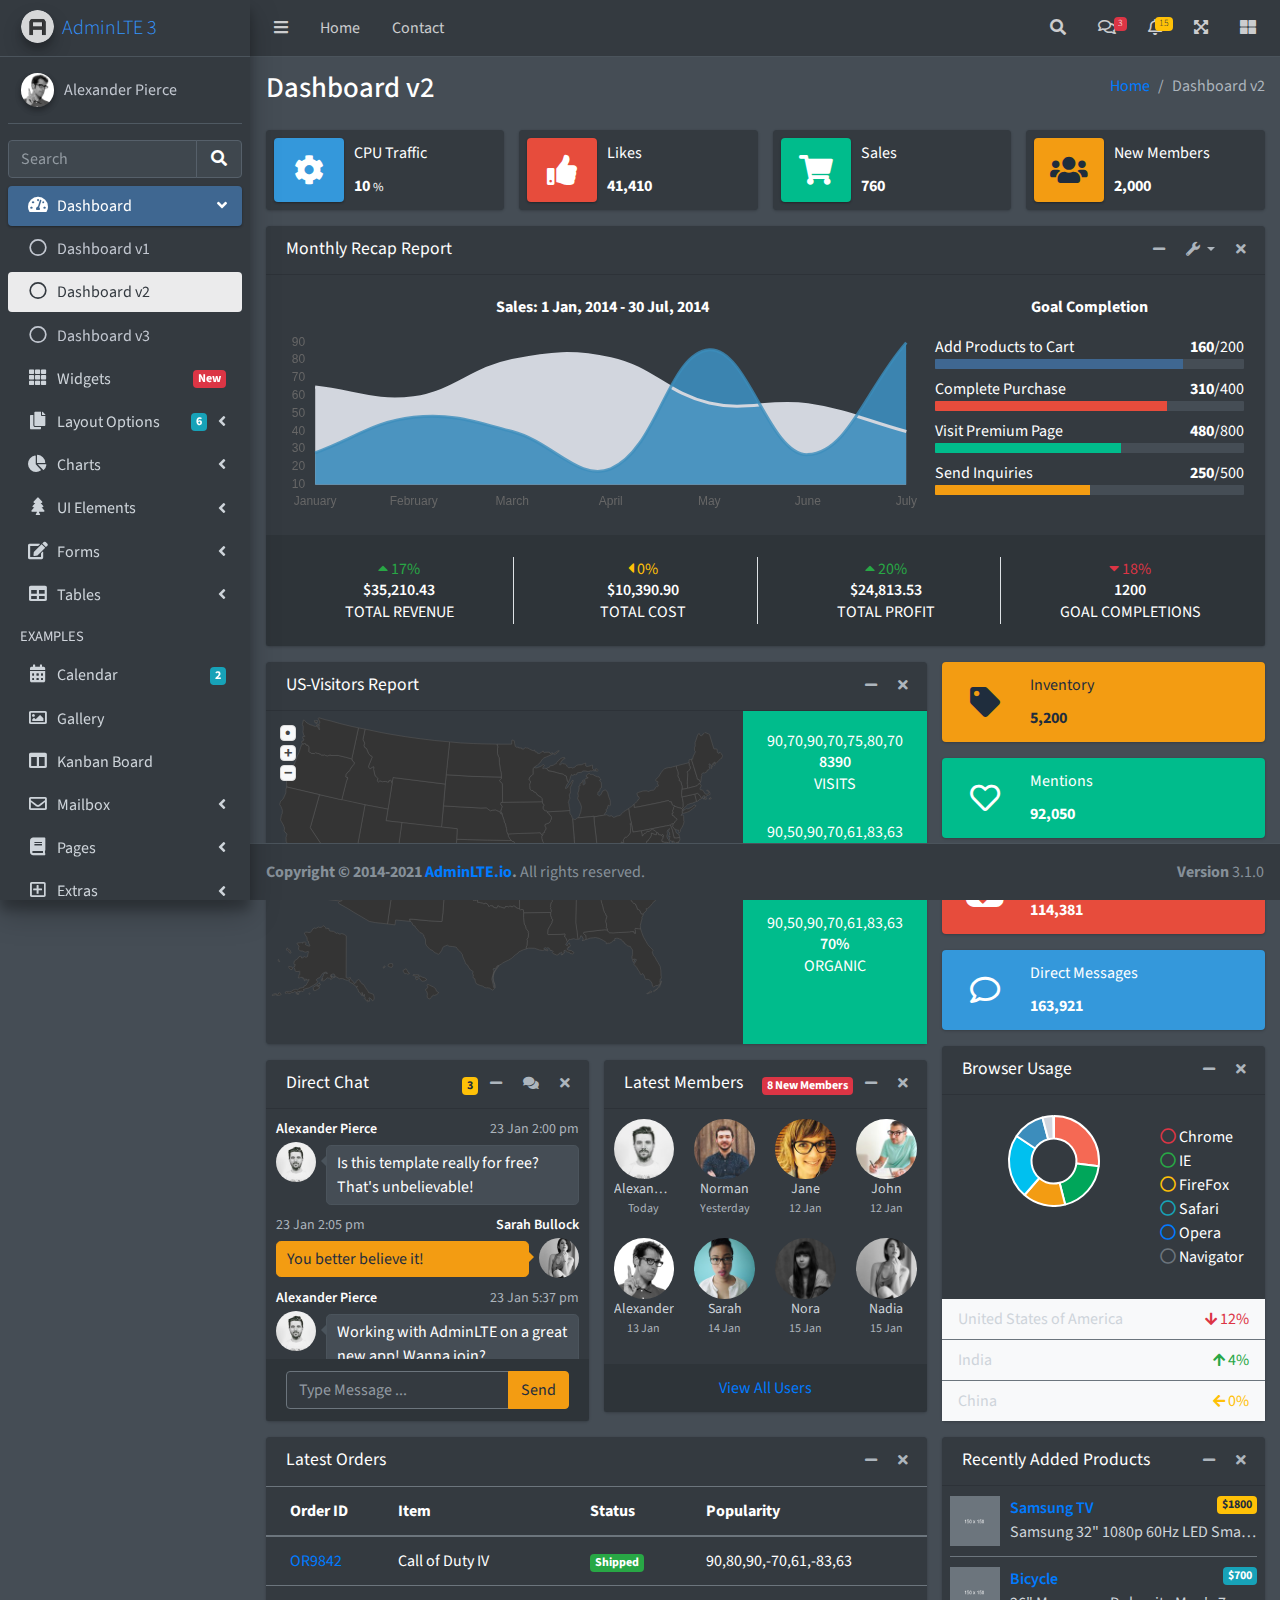
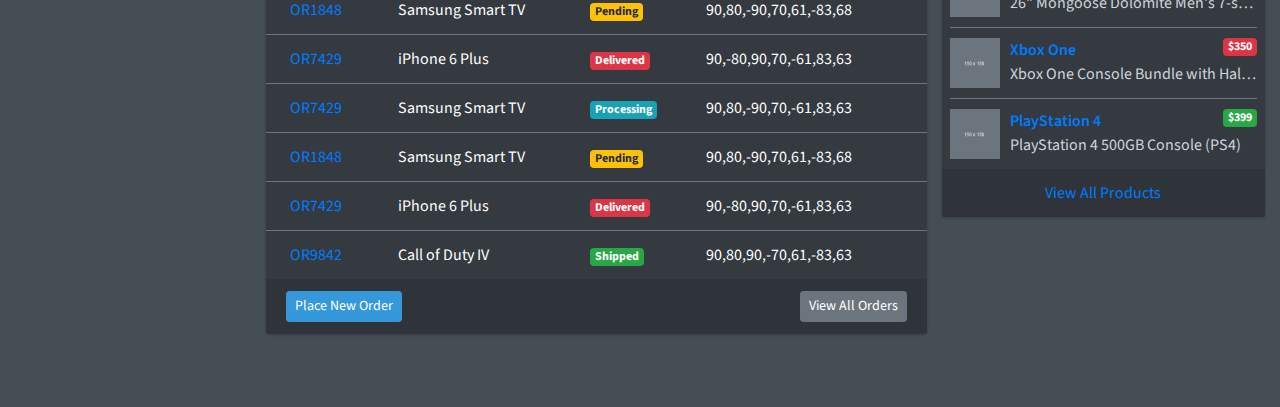
<file: admin/index2.html>
<!DOCTYPE html>
<html lang="en">
<head>
  <meta charset="utf-8">
  <meta name="viewport" content="width=device-width, initial-scale=1">
  <title>AdminLTE 3 | Dashboard 2</title>

  <!-- Google Font: Source Sans Pro -->
  <link rel="stylesheet" href="https://fonts.googleapis.com/css?family=Source+Sans+Pro:300,400,400i,700&display=fallback">
  <!-- Font Awesome Icons -->
  <link rel="stylesheet" href="plugins/fontawesome-free/css/all.min.css">
  <!-- overlayScrollbars -->
  <link rel="stylesheet" href="plugins/overlayScrollbars/css/OverlayScrollbars.min.css">
  <!-- Theme style -->
  <link rel="stylesheet" href="dist/css/adminlte.min.css">
</head>
<body class="hold-transition dark-mode sidebar-mini layout-fixed layout-navbar-fixed layout-footer-fixed">
<div class="wrapper">

  <!-- Preloader -->
  <div class="preloader flex-column justify-content-center align-items-center">
    <img class="animation__wobble" src="dist/img/AdminLTELogo.png" alt="AdminLTELogo" height="60" width="60">
  </div>

  <!-- Navbar -->
  <nav class="main-header navbar navbar-expand navbar-dark">
    <!-- Left navbar links -->
    <ul class="navbar-nav">
      <li class="nav-item">
        <a class="nav-link" data-widget="pushmenu" href="#" role="button"><i class="fas fa-bars"></i></a>
      </li>
      <li class="nav-item d-none d-sm-inline-block">
        <a href="index3.html" class="nav-link">Home</a>
      </li>
      <li class="nav-item d-none d-sm-inline-block">
        <a href="#" class="nav-link">Contact</a>
      </li>
    </ul>

    <!-- Right navbar links -->
    <ul class="navbar-nav ml-auto">
      <!-- Navbar Search -->
      <li class="nav-item">
        <a class="nav-link" data-widget="navbar-search" href="#" role="button">
          <i class="fas fa-search"></i>
        </a>
        <div class="navbar-search-block">
          <form class="form-inline">
            <div class="input-group input-group-sm">
              <input class="form-control form-control-navbar" type="search" placeholder="Search" aria-label="Search">
              <div class="input-group-append">
                <button class="btn btn-navbar" type="submit">
                  <i class="fas fa-search"></i>
                </button>
                <button class="btn btn-navbar" type="button" data-widget="navbar-search">
                  <i class="fas fa-times"></i>
                </button>
              </div>
            </div>
          </form>
        </div>
      </li>

      <!-- Messages Dropdown Menu -->
      <li class="nav-item dropdown">
        <a class="nav-link" data-toggle="dropdown" href="#">
          <i class="far fa-comments"></i>
          <span class="badge badge-danger navbar-badge">3</span>
        </a>
        <div class="dropdown-menu dropdown-menu-lg dropdown-menu-right">
          <a href="#" class="dropdown-item">
            <!-- Message Start -->
            <div class="media">
              <img src="dist/img/user1-128x128.jpg" alt="User Avatar" class="img-size-50 mr-3 img-circle">
              <div class="media-body">
                <h3 class="dropdown-item-title">
                  Brad Diesel
                  <span class="float-right text-sm text-danger"><i class="fas fa-star"></i></span>
                </h3>
                <p class="text-sm">Call me whenever you can...</p>
                <p class="text-sm text-muted"><i class="far fa-clock mr-1"></i> 4 Hours Ago</p>
              </div>
            </div>
            <!-- Message End -->
          </a>
          <div class="dropdown-divider"></div>
          <a href="#" class="dropdown-item">
            <!-- Message Start -->
            <div class="media">
              <img src="dist/img/user8-128x128.jpg" alt="User Avatar" class="img-size-50 img-circle mr-3">
              <div class="media-body">
                <h3 class="dropdown-item-title">
                  John Pierce
                  <span class="float-right text-sm text-muted"><i class="fas fa-star"></i></span>
                </h3>
                <p class="text-sm">I got your message bro</p>
                <p class="text-sm text-muted"><i class="far fa-clock mr-1"></i> 4 Hours Ago</p>
              </div>
            </div>
            <!-- Message End -->
          </a>
          <div class="dropdown-divider"></div>
          <a href="#" class="dropdown-item">
            <!-- Message Start -->
            <div class="media">
              <img src="dist/img/user3-128x128.jpg" alt="User Avatar" class="img-size-50 img-circle mr-3">
              <div class="media-body">
                <h3 class="dropdown-item-title">
                  Nora Silvester
                  <span class="float-right text-sm text-warning"><i class="fas fa-star"></i></span>
                </h3>
                <p class="text-sm">The subject goes here</p>
                <p class="text-sm text-muted"><i class="far fa-clock mr-1"></i> 4 Hours Ago</p>
              </div>
            </div>
            <!-- Message End -->
          </a>
          <div class="dropdown-divider"></div>
          <a href="#" class="dropdown-item dropdown-footer">See All Messages</a>
        </div>
      </li>
      <!-- Notifications Dropdown Menu -->
      <li class="nav-item dropdown">
        <a class="nav-link" data-toggle="dropdown" href="#">
          <i class="far fa-bell"></i>
          <span class="badge badge-warning navbar-badge">15</span>
        </a>
        <div class="dropdown-menu dropdown-menu-lg dropdown-menu-right">
          <span class="dropdown-item dropdown-header">15 Notifications</span>
          <div class="dropdown-divider"></div>
          <a href="#" class="dropdown-item">
            <i class="fas fa-envelope mr-2"></i> 4 new messages
            <span class="float-right text-muted text-sm">3 mins</span>
          </a>
          <div class="dropdown-divider"></div>
          <a href="#" class="dropdown-item">
            <i class="fas fa-users mr-2"></i> 8 friend requests
            <span class="float-right text-muted text-sm">12 hours</span>
          </a>
          <div class="dropdown-divider"></div>
          <a href="#" class="dropdown-item">
            <i class="fas fa-file mr-2"></i> 3 new reports
            <span class="float-right text-muted text-sm">2 days</span>
          </a>
          <div class="dropdown-divider"></div>
          <a href="#" class="dropdown-item dropdown-footer">See All Notifications</a>
        </div>
      </li>
      <li class="nav-item">
        <a class="nav-link" data-widget="fullscreen" href="#" role="button">
          <i class="fas fa-expand-arrows-alt"></i>
        </a>
      </li>
      <li class="nav-item">
        <a class="nav-link" data-widget="control-sidebar" data-slide="true" href="#" role="button">
          <i class="fas fa-th-large"></i>
        </a>
      </li>
    </ul>
  </nav>
  <!-- /.navbar -->

  <!-- Main Sidebar Container -->
  <aside class="main-sidebar sidebar-dark-primary elevation-4">
    <!-- Brand Logo -->
    <a href="index3.html" class="brand-link">
      <img src="dist/img/AdminLTELogo.png" alt="AdminLTE Logo" class="brand-image img-circle elevation-3" style="opacity: .8">
      <span class="brand-text font-weight-light">AdminLTE 3</span>
    </a>

    <!-- Sidebar -->
    <div class="sidebar">
      <!-- Sidebar user panel (optional) -->
      <div class="user-panel mt-3 pb-3 mb-3 d-flex">
        <div class="image">
          <img src="dist/img/user2-160x160.jpg" class="img-circle elevation-2" alt="User Image">
        </div>
        <div class="info">
          <a href="#" class="d-block">Alexander Pierce</a>
        </div>
      </div>

      <!-- SidebarSearch Form -->
      <div class="form-inline">
        <div class="input-group" data-widget="sidebar-search">
          <input class="form-control form-control-sidebar" type="search" placeholder="Search" aria-label="Search">
          <div class="input-group-append">
            <button class="btn btn-sidebar">
              <i class="fas fa-search fa-fw"></i>
            </button>
          </div>
        </div>
      </div>

      <!-- Sidebar Menu -->
      <nav class="mt-2">
        <ul class="nav nav-pills nav-sidebar flex-column" data-widget="treeview" role="menu" data-accordion="false">
          <!-- Add icons to the links using the .nav-icon class
               with font-awesome or any other icon font library -->
          <li class="nav-item menu-open">
            <a href="#" class="nav-link active">
              <i class="nav-icon fas fa-tachometer-alt"></i>
              <p>
                Dashboard
                <i class="right fas fa-angle-left"></i>
              </p>
            </a>
            <ul class="nav nav-treeview">
              <li class="nav-item">
                <a href="./index.html" class="nav-link">
                  <i class="far fa-circle nav-icon"></i>
                  <p>Dashboard v1</p>
                </a>
              </li>
              <li class="nav-item">
                <a href="./index2.html" class="nav-link active">
                  <i class="far fa-circle nav-icon"></i>
                  <p>Dashboard v2</p>
                </a>
              </li>
              <li class="nav-item">
                <a href="./index3.html" class="nav-link">
                  <i class="far fa-circle nav-icon"></i>
                  <p>Dashboard v3</p>
                </a>
              </li>
            </ul>
          </li>
          <li class="nav-item">
            <a href="pages/widgets.html" class="nav-link">
              <i class="nav-icon fas fa-th"></i>
              <p>
                Widgets
                <span class="right badge badge-danger">New</span>
              </p>
            </a>
          </li>
          <li class="nav-item">
            <a href="#" class="nav-link">
              <i class="nav-icon fas fa-copy"></i>
              <p>
                Layout Options
                <i class="fas fa-angle-left right"></i>
                <span class="badge badge-info right">6</span>
              </p>
            </a>
            <ul class="nav nav-treeview">
              <li class="nav-item">
                <a href="pages/layout/top-nav.html" class="nav-link">
                  <i class="far fa-circle nav-icon"></i>
                  <p>Top Navigation</p>
                </a>
              </li>
              <li class="nav-item">
                <a href="pages/layout/top-nav-sidebar.html" class="nav-link">
                  <i class="far fa-circle nav-icon"></i>
                  <p>Top Navigation + Sidebar</p>
                </a>
              </li>
              <li class="nav-item">
                <a href="pages/layout/boxed.html" class="nav-link">
                  <i class="far fa-circle nav-icon"></i>
                  <p>Boxed</p>
                </a>
              </li>
              <li class="nav-item">
                <a href="pages/layout/fixed-sidebar.html" class="nav-link">
                  <i class="far fa-circle nav-icon"></i>
                  <p>Fixed Sidebar</p>
                </a>
              </li>
              <li class="nav-item">
                <a href="pages/layout/fixed-sidebar-custom.html" class="nav-link">
                  <i class="far fa-circle nav-icon"></i>
                  <p>Fixed Sidebar <small>+ Custom Area</small></p>
                </a>
              </li>
              <li class="nav-item">
                <a href="pages/layout/fixed-topnav.html" class="nav-link">
                  <i class="far fa-circle nav-icon"></i>
                  <p>Fixed Navbar</p>
                </a>
              </li>
              <li class="nav-item">
                <a href="pages/layout/fixed-footer.html" class="nav-link">
                  <i class="far fa-circle nav-icon"></i>
                  <p>Fixed Footer</p>
                </a>
              </li>
              <li class="nav-item">
                <a href="pages/layout/collapsed-sidebar.html" class="nav-link">
                  <i class="far fa-circle nav-icon"></i>
                  <p>Collapsed Sidebar</p>
                </a>
              </li>
            </ul>
          </li>
          <li class="nav-item">
            <a href="#" class="nav-link">
              <i class="nav-icon fas fa-chart-pie"></i>
              <p>
                Charts
                <i class="right fas fa-angle-left"></i>
              </p>
            </a>
            <ul class="nav nav-treeview">
              <li class="nav-item">
                <a href="pages/charts/chartjs.html" class="nav-link">
                  <i class="far fa-circle nav-icon"></i>
                  <p>ChartJS</p>
                </a>
              </li>
              <li class="nav-item">
                <a href="pages/charts/flot.html" class="nav-link">
                  <i class="far fa-circle nav-icon"></i>
                  <p>Flot</p>
                </a>
              </li>
              <li class="nav-item">
                <a href="pages/charts/inline.html" class="nav-link">
                  <i class="far fa-circle nav-icon"></i>
                  <p>Inline</p>
                </a>
              </li>
              <li class="nav-item">
                <a href="pages/charts/uplot.html" class="nav-link">
                  <i class="far fa-circle nav-icon"></i>
                  <p>uPlot</p>
                </a>
              </li>
            </ul>
          </li>
          <li class="nav-item">
            <a href="#" class="nav-link">
              <i class="nav-icon fas fa-tree"></i>
              <p>
                UI Elements
                <i class="fas fa-angle-left right"></i>
              </p>
            </a>
            <ul class="nav nav-treeview">
              <li class="nav-item">
                <a href="pages/UI/general.html" class="nav-link">
                  <i class="far fa-circle nav-icon"></i>
                  <p>General</p>
                </a>
              </li>
              <li class="nav-item">
                <a href="pages/UI/icons.html" class="nav-link">
                  <i class="far fa-circle nav-icon"></i>
                  <p>Icons</p>
                </a>
              </li>
              <li class="nav-item">
                <a href="pages/UI/buttons.html" class="nav-link">
                  <i class="far fa-circle nav-icon"></i>
                  <p>Buttons</p>
                </a>
              </li>
              <li class="nav-item">
                <a href="pages/UI/sliders.html" class="nav-link">
                  <i class="far fa-circle nav-icon"></i>
                  <p>Sliders</p>
                </a>
              </li>
              <li class="nav-item">
                <a href="pages/UI/modals.html" class="nav-link">
                  <i class="far fa-circle nav-icon"></i>
                  <p>Modals & Alerts</p>
                </a>
              </li>
              <li class="nav-item">
                <a href="pages/UI/navbar.html" class="nav-link">
                  <i class="far fa-circle nav-icon"></i>
                  <p>Navbar & Tabs</p>
                </a>
              </li>
              <li class="nav-item">
                <a href="pages/UI/timeline.html" class="nav-link">
                  <i class="far fa-circle nav-icon"></i>
                  <p>Timeline</p>
                </a>
              </li>
              <li class="nav-item">
                <a href="pages/UI/ribbons.html" class="nav-link">
                  <i class="far fa-circle nav-icon"></i>
                  <p>Ribbons</p>
                </a>
              </li>
            </ul>
          </li>
          <li class="nav-item">
            <a href="#" class="nav-link">
              <i class="nav-icon fas fa-edit"></i>
              <p>
                Forms
                <i class="fas fa-angle-left right"></i>
              </p>
            </a>
            <ul class="nav nav-treeview">
              <li class="nav-item">
                <a href="pages/forms/general.html" class="nav-link">
                  <i class="far fa-circle nav-icon"></i>
                  <p>General Elements</p>
                </a>
              </li>
              <li class="nav-item">
                <a href="pages/forms/advanced.html" class="nav-link">
                  <i class="far fa-circle nav-icon"></i>
                  <p>Advanced Elements</p>
                </a>
              </li>
              <li class="nav-item">
                <a href="pages/forms/editors.html" class="nav-link">
                  <i class="far fa-circle nav-icon"></i>
                  <p>Editors</p>
                </a>
              </li>
              <li class="nav-item">
                <a href="pages/forms/validation.html" class="nav-link">
                  <i class="far fa-circle nav-icon"></i>
                  <p>Validation</p>
                </a>
              </li>
            </ul>
          </li>
          <li class="nav-item">
            <a href="#" class="nav-link">
              <i class="nav-icon fas fa-table"></i>
              <p>
                Tables
                <i class="fas fa-angle-left right"></i>
              </p>
            </a>
            <ul class="nav nav-treeview">
              <li class="nav-item">
                <a href="pages/tables/simple.html" class="nav-link">
                  <i class="far fa-circle nav-icon"></i>
                  <p>Simple Tables</p>
                </a>
              </li>
              <li class="nav-item">
                <a href="pages/tables/data.html" class="nav-link">
                  <i class="far fa-circle nav-icon"></i>
                  <p>DataTables</p>
                </a>
              </li>
              <li class="nav-item">
                <a href="pages/tables/jsgrid.html" class="nav-link">
                  <i class="far fa-circle nav-icon"></i>
                  <p>jsGrid</p>
                </a>
              </li>
            </ul>
          </li>
          <li class="nav-header">EXAMPLES</li>
          <li class="nav-item">
            <a href="pages/calendar.html" class="nav-link">
              <i class="nav-icon fas fa-calendar-alt"></i>
              <p>
                Calendar
                <span class="badge badge-info right">2</span>
              </p>
            </a>
          </li>
          <li class="nav-item">
            <a href="pages/gallery.html" class="nav-link">
              <i class="nav-icon far fa-image"></i>
              <p>
                Gallery
              </p>
            </a>
          </li>
          <li class="nav-item">
            <a href="pages/kanban.html" class="nav-link">
              <i class="nav-icon fas fa-columns"></i>
              <p>
                Kanban Board
              </p>
            </a>
          </li>
          <li class="nav-item">
            <a href="#" class="nav-link">
              <i class="nav-icon far fa-envelope"></i>
              <p>
                Mailbox
                <i class="fas fa-angle-left right"></i>
              </p>
            </a>
            <ul class="nav nav-treeview">
              <li class="nav-item">
                <a href="pages/mailbox/mailbox.html" class="nav-link">
                  <i class="far fa-circle nav-icon"></i>
                  <p>Inbox</p>
                </a>
              </li>
              <li class="nav-item">
                <a href="pages/mailbox/compose.html" class="nav-link">
                  <i class="far fa-circle nav-icon"></i>
                  <p>Compose</p>
                </a>
              </li>
              <li class="nav-item">
                <a href="pages/mailbox/read-mail.html" class="nav-link">
                  <i class="far fa-circle nav-icon"></i>
                  <p>Read</p>
                </a>
              </li>
            </ul>
          </li>
          <li class="nav-item">
            <a href="#" class="nav-link">
              <i class="nav-icon fas fa-book"></i>
              <p>
                Pages
                <i class="fas fa-angle-left right"></i>
              </p>
            </a>
            <ul class="nav nav-treeview">
              <li class="nav-item">
                <a href="pages/examples/invoice.html" class="nav-link">
                  <i class="far fa-circle nav-icon"></i>
                  <p>Invoice</p>
                </a>
              </li>
              <li class="nav-item">
                <a href="pages/examples/profile.html" class="nav-link">
                  <i class="far fa-circle nav-icon"></i>
                  <p>Profile</p>
                </a>
              </li>
              <li class="nav-item">
                <a href="pages/examples/e-commerce.html" class="nav-link">
                  <i class="far fa-circle nav-icon"></i>
                  <p>E-commerce</p>
                </a>
              </li>
              <li class="nav-item">
                <a href="pages/examples/projects.html" class="nav-link">
                  <i class="far fa-circle nav-icon"></i>
                  <p>Projects</p>
                </a>
              </li>
              <li class="nav-item">
                <a href="pages/examples/project-add.html" class="nav-link">
                  <i class="far fa-circle nav-icon"></i>
                  <p>Project Add</p>
                </a>
              </li>
              <li class="nav-item">
                <a href="pages/examples/project-edit.html" class="nav-link">
                  <i class="far fa-circle nav-icon"></i>
                  <p>Project Edit</p>
                </a>
              </li>
              <li class="nav-item">
                <a href="pages/examples/project-detail.html" class="nav-link">
                  <i class="far fa-circle nav-icon"></i>
                  <p>Project Detail</p>
                </a>
              </li>
              <li class="nav-item">
                <a href="pages/examples/contacts.html" class="nav-link">
                  <i class="far fa-circle nav-icon"></i>
                  <p>Contacts</p>
                </a>
              </li>
              <li class="nav-item">
                <a href="pages/examples/faq.html" class="nav-link">
                  <i class="far fa-circle nav-icon"></i>
                  <p>FAQ</p>
                </a>
              </li>
              <li class="nav-item">
                <a href="pages/examples/contact-us.html" class="nav-link">
                  <i class="far fa-circle nav-icon"></i>
                  <p>Contact us</p>
                </a>
              </li>
            </ul>
          </li>
          <li class="nav-item">
            <a href="#" class="nav-link">
              <i class="nav-icon far fa-plus-square"></i>
              <p>
                Extras
                <i class="fas fa-angle-left right"></i>
              </p>
            </a>
            <ul class="nav nav-treeview">
              <li class="nav-item">
                <a href="#" class="nav-link">
                  <i class="far fa-circle nav-icon"></i>
                  <p>
                    Login & Register v1
                    <i class="fas fa-angle-left right"></i>
                  </p>
                </a>
                <ul class="nav nav-treeview">
                  <li class="nav-item">
                    <a href="pages/examples/login.html" class="nav-link">
                      <i class="far fa-circle nav-icon"></i>
                      <p>Login v1</p>
                    </a>
                  </li>
                  <li class="nav-item">
                    <a href="pages/examples/register.html" class="nav-link">
                      <i class="far fa-circle nav-icon"></i>
                      <p>Register v1</p>
                    </a>
                  </li>
                  <li class="nav-item">
                    <a href="pages/examples/forgot-password.html" class="nav-link">
                      <i class="far fa-circle nav-icon"></i>
                      <p>Forgot Password v1</p>
                    </a>
                  </li>
                  <li class="nav-item">
                    <a href="pages/examples/recover-password.html" class="nav-link">
                      <i class="far fa-circle nav-icon"></i>
                      <p>Recover Password v1</p>
                    </a>
                  </li>
                </ul>
              </li>
              <li class="nav-item">
                <a href="#" class="nav-link">
                  <i class="far fa-circle nav-icon"></i>
                  <p>
                    Login & Register v2
                    <i class="fas fa-angle-left right"></i>
                  </p>
                </a>
                <ul class="nav nav-treeview">
                  <li class="nav-item">
                    <a href="pages/examples/login-v2.html" class="nav-link">
                      <i class="far fa-circle nav-icon"></i>
                      <p>Login v2</p>
                    </a>
                  </li>
                  <li class="nav-item">
                    <a href="pages/examples/register-v2.html" class="nav-link">
                      <i class="far fa-circle nav-icon"></i>
                      <p>Register v2</p>
                    </a>
                  </li>
                  <li class="nav-item">
                    <a href="pages/examples/forgot-password-v2.html" class="nav-link">
                      <i class="far fa-circle nav-icon"></i>
                      <p>Forgot Password v2</p>
                    </a>
                  </li>
                  <li class="nav-item">
                    <a href="pages/examples/recover-password-v2.html" class="nav-link">
                      <i class="far fa-circle nav-icon"></i>
                      <p>Recover Password v2</p>
                    </a>
                  </li>
                </ul>
              </li>
              <li class="nav-item">
                <a href="pages/examples/lockscreen.html" class="nav-link">
                  <i class="far fa-circle nav-icon"></i>
                  <p>Lockscreen</p>
                </a>
              </li>
              <li class="nav-item">
                <a href="pages/examples/legacy-user-menu.html" class="nav-link">
                  <i class="far fa-circle nav-icon"></i>
                  <p>Legacy User Menu</p>
                </a>
              </li>
              <li class="nav-item">
                <a href="pages/examples/language-menu.html" class="nav-link">
                  <i class="far fa-circle nav-icon"></i>
                  <p>Language Menu</p>
                </a>
              </li>
              <li class="nav-item">
                <a href="pages/examples/404.html" class="nav-link">
                  <i class="far fa-circle nav-icon"></i>
                  <p>Error 404</p>
                </a>
              </li>
              <li class="nav-item">
                <a href="pages/examples/500.html" class="nav-link">
                  <i class="far fa-circle nav-icon"></i>
                  <p>Error 500</p>
                </a>
              </li>
              <li class="nav-item">
                <a href="pages/examples/pace.html" class="nav-link">
                  <i class="far fa-circle nav-icon"></i>
                  <p>Pace</p>
                </a>
              </li>
              <li class="nav-item">
                <a href="pages/examples/blank.html" class="nav-link">
                  <i class="far fa-circle nav-icon"></i>
                  <p>Blank Page</p>
                </a>
              </li>
              <li class="nav-item">
                <a href="starter.html" class="nav-link">
                  <i class="far fa-circle nav-icon"></i>
                  <p>Starter Page</p>
                </a>
              </li>
            </ul>
          </li>
          <li class="nav-item">
            <a href="#" class="nav-link">
              <i class="nav-icon fas fa-search"></i>
              <p>
                Search
                <i class="fas fa-angle-left right"></i>
              </p>
            </a>
            <ul class="nav nav-treeview">
              <li class="nav-item">
                <a href="pages/search/simple.html" class="nav-link">
                  <i class="far fa-circle nav-icon"></i>
                  <p>Simple Search</p>
                </a>
              </li>
              <li class="nav-item">
                <a href="pages/search/enhanced.html" class="nav-link">
                  <i class="far fa-circle nav-icon"></i>
                  <p>Enhanced</p>
                </a>
              </li>
            </ul>
          </li>
          <li class="nav-header">MISCELLANEOUS</li>
          <li class="nav-item">
            <a href="iframe.html" class="nav-link">
              <i class="nav-icon fas fa-ellipsis-h"></i>
              <p>Tabbed IFrame Plugin</p>
            </a>
          </li>
          <li class="nav-item">
            <a href="https://adminlte.io/docs/3.1/" class="nav-link">
              <i class="nav-icon fas fa-file"></i>
              <p>Documentation</p>
            </a>
          </li>
          <li class="nav-header">MULTI LEVEL EXAMPLE</li>
          <li class="nav-item">
            <a href="#" class="nav-link">
              <i class="fas fa-circle nav-icon"></i>
              <p>Level 1</p>
            </a>
          </li>
          <li class="nav-item">
            <a href="#" class="nav-link">
              <i class="nav-icon fas fa-circle"></i>
              <p>
                Level 1
                <i class="right fas fa-angle-left"></i>
              </p>
            </a>
            <ul class="nav nav-treeview">
              <li class="nav-item">
                <a href="#" class="nav-link">
                  <i class="far fa-circle nav-icon"></i>
                  <p>Level 2</p>
                </a>
              </li>
              <li class="nav-item">
                <a href="#" class="nav-link">
                  <i class="far fa-circle nav-icon"></i>
                  <p>
                    Level 2
                    <i class="right fas fa-angle-left"></i>
                  </p>
                </a>
                <ul class="nav nav-treeview">
                  <li class="nav-item">
                    <a href="#" class="nav-link">
                      <i class="far fa-dot-circle nav-icon"></i>
                      <p>Level 3</p>
                    </a>
                  </li>
                  <li class="nav-item">
                    <a href="#" class="nav-link">
                      <i class="far fa-dot-circle nav-icon"></i>
                      <p>Level 3</p>
                    </a>
                  </li>
                  <li class="nav-item">
                    <a href="#" class="nav-link">
                      <i class="far fa-dot-circle nav-icon"></i>
                      <p>Level 3</p>
                    </a>
                  </li>
                </ul>
              </li>
              <li class="nav-item">
                <a href="#" class="nav-link">
                  <i class="far fa-circle nav-icon"></i>
                  <p>Level 2</p>
                </a>
              </li>
            </ul>
          </li>
          <li class="nav-item">
            <a href="#" class="nav-link">
              <i class="fas fa-circle nav-icon"></i>
              <p>Level 1</p>
            </a>
          </li>
          <li class="nav-header">LABELS</li>
          <li class="nav-item">
            <a href="#" class="nav-link">
              <i class="nav-icon far fa-circle text-danger"></i>
              <p class="text">Important</p>
            </a>
          </li>
          <li class="nav-item">
            <a href="#" class="nav-link">
              <i class="nav-icon far fa-circle text-warning"></i>
              <p>Warning</p>
            </a>
          </li>
          <li class="nav-item">
            <a href="#" class="nav-link">
              <i class="nav-icon far fa-circle text-info"></i>
              <p>Informational</p>
            </a>
          </li>
        </ul>
      </nav>
      <!-- /.sidebar-menu -->
    </div>
    <!-- /.sidebar -->
  </aside>

  <!-- Content Wrapper. Contains page content -->
  <div class="content-wrapper">
    <!-- Content Header (Page header) -->
    <div class="content-header">
      <div class="container-fluid">
        <div class="row mb-2">
          <div class="col-sm-6">
            <h1 class="m-0">Dashboard v2</h1>
          </div><!-- /.col -->
          <div class="col-sm-6">
            <ol class="breadcrumb float-sm-right">
              <li class="breadcrumb-item"><a href="#">Home</a></li>
              <li class="breadcrumb-item active">Dashboard v2</li>
            </ol>
          </div><!-- /.col -->
        </div><!-- /.row -->
      </div><!-- /.container-fluid -->
    </div>
    <!-- /.content-header -->

    <!-- Main content -->
    <section class="content">
      <div class="container-fluid">
        <!-- Info boxes -->
        <div class="row">
          <div class="col-12 col-sm-6 col-md-3">
            <div class="info-box">
              <span class="info-box-icon bg-info elevation-1"><i class="fas fa-cog"></i></span>

              <div class="info-box-content">
                <span class="info-box-text">CPU Traffic</span>
                <span class="info-box-number">
                  10
                  <small>%</small>
                </span>
              </div>
              <!-- /.info-box-content -->
            </div>
            <!-- /.info-box -->
          </div>
          <!-- /.col -->
          <div class="col-12 col-sm-6 col-md-3">
            <div class="info-box mb-3">
              <span class="info-box-icon bg-danger elevation-1"><i class="fas fa-thumbs-up"></i></span>

              <div class="info-box-content">
                <span class="info-box-text">Likes</span>
                <span class="info-box-number">41,410</span>
              </div>
              <!-- /.info-box-content -->
            </div>
            <!-- /.info-box -->
          </div>
          <!-- /.col -->

          <!-- fix for small devices only -->
          <div class="clearfix hidden-md-up"></div>

          <div class="col-12 col-sm-6 col-md-3">
            <div class="info-box mb-3">
              <span class="info-box-icon bg-success elevation-1"><i class="fas fa-shopping-cart"></i></span>

              <div class="info-box-content">
                <span class="info-box-text">Sales</span>
                <span class="info-box-number">760</span>
              </div>
              <!-- /.info-box-content -->
            </div>
            <!-- /.info-box -->
          </div>
          <!-- /.col -->
          <div class="col-12 col-sm-6 col-md-3">
            <div class="info-box mb-3">
              <span class="info-box-icon bg-warning elevation-1"><i class="fas fa-users"></i></span>

              <div class="info-box-content">
                <span class="info-box-text">New Members</span>
                <span class="info-box-number">2,000</span>
              </div>
              <!-- /.info-box-content -->
            </div>
            <!-- /.info-box -->
          </div>
          <!-- /.col -->
        </div>
        <!-- /.row -->

        <div class="row">
          <div class="col-md-12">
            <div class="card">
              <div class="card-header">
                <h5 class="card-title">Monthly Recap Report</h5>

                <div class="card-tools">
                  <button type="button" class="btn btn-tool" data-card-widget="collapse">
                    <i class="fas fa-minus"></i>
                  </button>
                  <div class="btn-group">
                    <button type="button" class="btn btn-tool dropdown-toggle" data-toggle="dropdown">
                      <i class="fas fa-wrench"></i>
                    </button>
                    <div class="dropdown-menu dropdown-menu-right" role="menu">
                      <a href="#" class="dropdown-item">Action</a>
                      <a href="#" class="dropdown-item">Another action</a>
                      <a href="#" class="dropdown-item">Something else here</a>
                      <a class="dropdown-divider"></a>
                      <a href="#" class="dropdown-item">Separated link</a>
                    </div>
                  </div>
                  <button type="button" class="btn btn-tool" data-card-widget="remove">
                    <i class="fas fa-times"></i>
                  </button>
                </div>
              </div>
              <!-- /.card-header -->
              <div class="card-body">
                <div class="row">
                  <div class="col-md-8">
                    <p class="text-center">
                      <strong>Sales: 1 Jan, 2014 - 30 Jul, 2014</strong>
                    </p>

                    <div class="chart">
                      <!-- Sales Chart Canvas -->
                      <canvas id="salesChart" height="180" style="height: 180px;"></canvas>
                    </div>
                    <!-- /.chart-responsive -->
                  </div>
                  <!-- /.col -->
                  <div class="col-md-4">
                    <p class="text-center">
                      <strong>Goal Completion</strong>
                    </p>

                    <div class="progress-group">
                      Add Products to Cart
                      <span class="float-right"><b>160</b>/200</span>
                      <div class="progress progress-sm">
                        <div class="progress-bar bg-primary" style="width: 80%"></div>
                      </div>
                    </div>
                    <!-- /.progress-group -->

                    <div class="progress-group">
                      Complete Purchase
                      <span class="float-right"><b>310</b>/400</span>
                      <div class="progress progress-sm">
                        <div class="progress-bar bg-danger" style="width: 75%"></div>
                      </div>
                    </div>

                    <!-- /.progress-group -->
                    <div class="progress-group">
                      <span class="progress-text">Visit Premium Page</span>
                      <span class="float-right"><b>480</b>/800</span>
                      <div class="progress progress-sm">
                        <div class="progress-bar bg-success" style="width: 60%"></div>
                      </div>
                    </div>

                    <!-- /.progress-group -->
                    <div class="progress-group">
                      Send Inquiries
                      <span class="float-right"><b>250</b>/500</span>
                      <div class="progress progress-sm">
                        <div class="progress-bar bg-warning" style="width: 50%"></div>
                      </div>
                    </div>
                    <!-- /.progress-group -->
                  </div>
                  <!-- /.col -->
                </div>
                <!-- /.row -->
              </div>
              <!-- ./card-body -->
              <div class="card-footer">
                <div class="row">
                  <div class="col-sm-3 col-6">
                    <div class="description-block border-right">
                      <span class="description-percentage text-success"><i class="fas fa-caret-up"></i> 17%</span>
                      <h5 class="description-header">$35,210.43</h5>
                      <span class="description-text">TOTAL REVENUE</span>
                    </div>
                    <!-- /.description-block -->
                  </div>
                  <!-- /.col -->
                  <div class="col-sm-3 col-6">
                    <div class="description-block border-right">
                      <span class="description-percentage text-warning"><i class="fas fa-caret-left"></i> 0%</span>
                      <h5 class="description-header">$10,390.90</h5>
                      <span class="description-text">TOTAL COST</span>
                    </div>
                    <!-- /.description-block -->
                  </div>
                  <!-- /.col -->
                  <div class="col-sm-3 col-6">
                    <div class="description-block border-right">
                      <span class="description-percentage text-success"><i class="fas fa-caret-up"></i> 20%</span>
                      <h5 class="description-header">$24,813.53</h5>
                      <span class="description-text">TOTAL PROFIT</span>
                    </div>
                    <!-- /.description-block -->
                  </div>
                  <!-- /.col -->
                  <div class="col-sm-3 col-6">
                    <div class="description-block">
                      <span class="description-percentage text-danger"><i class="fas fa-caret-down"></i> 18%</span>
                      <h5 class="description-header">1200</h5>
                      <span class="description-text">GOAL COMPLETIONS</span>
                    </div>
                    <!-- /.description-block -->
                  </div>
                </div>
                <!-- /.row -->
              </div>
              <!-- /.card-footer -->
            </div>
            <!-- /.card -->
          </div>
          <!-- /.col -->
        </div>
        <!-- /.row -->

        <!-- Main row -->
        <div class="row">
          <!-- Left col -->
          <div class="col-md-8">
            <!-- MAP & BOX PANE -->
            <div class="card">
              <div class="card-header">
                <h3 class="card-title">US-Visitors Report</h3>

                <div class="card-tools">
                  <button type="button" class="btn btn-tool" data-card-widget="collapse">
                    <i class="fas fa-minus"></i>
                  </button>
                  <button type="button" class="btn btn-tool" data-card-widget="remove">
                    <i class="fas fa-times"></i>
                  </button>
                </div>
              </div>
              <!-- /.card-header -->
              <div class="card-body p-0">
                <div class="d-md-flex">
                  <div class="p-1 flex-fill" style="overflow: hidden">
                    <!-- Map will be created here -->
                    <div id="world-map-markers" style="height: 325px; overflow: hidden">
                      <div class="map"></div>
                    </div>
                  </div>
                  <div class="card-pane-right bg-success pt-2 pb-2 pl-4 pr-4">
                    <div class="description-block mb-4">
                      <div class="sparkbar pad" data-color="#fff">90,70,90,70,75,80,70</div>
                      <h5 class="description-header">8390</h5>
                      <span class="description-text">Visits</span>
                    </div>
                    <!-- /.description-block -->
                    <div class="description-block mb-4">
                      <div class="sparkbar pad" data-color="#fff">90,50,90,70,61,83,63</div>
                      <h5 class="description-header">30%</h5>
                      <span class="description-text">Referrals</span>
                    </div>
                    <!-- /.description-block -->
                    <div class="description-block">
                      <div class="sparkbar pad" data-color="#fff">90,50,90,70,61,83,63</div>
                      <h5 class="description-header">70%</h5>
                      <span class="description-text">Organic</span>
                    </div>
                    <!-- /.description-block -->
                  </div><!-- /.card-pane-right -->
                </div><!-- /.d-md-flex -->
              </div>
              <!-- /.card-body -->
            </div>
            <!-- /.card -->
            <div class="row">
              <div class="col-md-6">
                <!-- DIRECT CHAT -->
                <div class="card direct-chat direct-chat-warning">
                  <div class="card-header">
                    <h3 class="card-title">Direct Chat</h3>

                    <div class="card-tools">
                      <span title="3 New Messages" class="badge badge-warning">3</span>
                      <button type="button" class="btn btn-tool" data-card-widget="collapse">
                        <i class="fas fa-minus"></i>
                      </button>
                      <button type="button" class="btn btn-tool" title="Contacts" data-widget="chat-pane-toggle">
                        <i class="fas fa-comments"></i>
                      </button>
                      <button type="button" class="btn btn-tool" data-card-widget="remove">
                        <i class="fas fa-times"></i>
                      </button>
                    </div>
                  </div>
                  <!-- /.card-header -->
                  <div class="card-body">
                    <!-- Conversations are loaded here -->
                    <div class="direct-chat-messages">
                      <!-- Message. Default to the left -->
                      <div class="direct-chat-msg">
                        <div class="direct-chat-infos clearfix">
                          <span class="direct-chat-name float-left">Alexander Pierce</span>
                          <span class="direct-chat-timestamp float-right">23 Jan 2:00 pm</span>
                        </div>
                        <!-- /.direct-chat-infos -->
                        <img class="direct-chat-img" src="dist/img/user1-128x128.jpg" alt="message user image">
                        <!-- /.direct-chat-img -->
                        <div class="direct-chat-text">
                          Is this template really for free? That's unbelievable!
                        </div>
                        <!-- /.direct-chat-text -->
                      </div>
                      <!-- /.direct-chat-msg -->

                      <!-- Message to the right -->
                      <div class="direct-chat-msg right">
                        <div class="direct-chat-infos clearfix">
                          <span class="direct-chat-name float-right">Sarah Bullock</span>
                          <span class="direct-chat-timestamp float-left">23 Jan 2:05 pm</span>
                        </div>
                        <!-- /.direct-chat-infos -->
                        <img class="direct-chat-img" src="dist/img/user3-128x128.jpg" alt="message user image">
                        <!-- /.direct-chat-img -->
                        <div class="direct-chat-text">
                          You better believe it!
                        </div>
                        <!-- /.direct-chat-text -->
                      </div>
                      <!-- /.direct-chat-msg -->

                      <!-- Message. Default to the left -->
                      <div class="direct-chat-msg">
                        <div class="direct-chat-infos clearfix">
                          <span class="direct-chat-name float-left">Alexander Pierce</span>
                          <span class="direct-chat-timestamp float-right">23 Jan 5:37 pm</span>
                        </div>
                        <!-- /.direct-chat-infos -->
                        <img class="direct-chat-img" src="dist/img/user1-128x128.jpg" alt="message user image">
                        <!-- /.direct-chat-img -->
                        <div class="direct-chat-text">
                          Working with AdminLTE on a great new app! Wanna join?
                        </div>
                        <!-- /.direct-chat-text -->
                      </div>
                      <!-- /.direct-chat-msg -->

                      <!-- Message to the right -->
                      <div class="direct-chat-msg right">
                        <div class="direct-chat-infos clearfix">
                          <span class="direct-chat-name float-right">Sarah Bullock</span>
                          <span class="direct-chat-timestamp float-left">23 Jan 6:10 pm</span>
                        </div>
                        <!-- /.direct-chat-infos -->
                        <img class="direct-chat-img" src="dist/img/user3-128x128.jpg" alt="message user image">
                        <!-- /.direct-chat-img -->
                        <div class="direct-chat-text">
                          I would love to.
                        </div>
                        <!-- /.direct-chat-text -->
                      </div>
                      <!-- /.direct-chat-msg -->

                    </div>
                    <!--/.direct-chat-messages-->

                    <!-- Contacts are loaded here -->
                    <div class="direct-chat-contacts">
                      <ul class="contacts-list">
                        <li>
                          <a href="#">
                            <img class="contacts-list-img" src="dist/img/user1-128x128.jpg" alt="User Avatar">

                            <div class="contacts-list-info">
                              <span class="contacts-list-name">
                                Count Dracula
                                <small class="contacts-list-date float-right">2/28/2015</small>
                              </span>
                              <span class="contacts-list-msg">How have you been? I was...</span>
                            </div>
                            <!-- /.contacts-list-info -->
                          </a>
                        </li>
                        <!-- End Contact Item -->
                        <li>
                          <a href="#">
                            <img class="contacts-list-img" src="dist/img/user7-128x128.jpg" alt="User Avatar">

                            <div class="contacts-list-info">
                              <span class="contacts-list-name">
                                Sarah Doe
                                <small class="contacts-list-date float-right">2/23/2015</small>
                              </span>
                              <span class="contacts-list-msg">I will be waiting for...</span>
                            </div>
                            <!-- /.contacts-list-info -->
                          </a>
                        </li>
                        <!-- End Contact Item -->
                        <li>
                          <a href="#">
                            <img class="contacts-list-img" src="dist/img/user3-128x128.jpg" alt="User Avatar">

                            <div class="contacts-list-info">
                              <span class="contacts-list-name">
                                Nadia Jolie
                                <small class="contacts-list-date float-right">2/20/2015</small>
                              </span>
                              <span class="contacts-list-msg">I'll call you back at...</span>
                            </div>
                            <!-- /.contacts-list-info -->
                          </a>
                        </li>
                        <!-- End Contact Item -->
                        <li>
                          <a href="#">
                            <img class="contacts-list-img" src="dist/img/user5-128x128.jpg" alt="User Avatar">

                            <div class="contacts-list-info">
                              <span class="contacts-list-name">
                                Nora S. Vans
                                <small class="contacts-list-date float-right">2/10/2015</small>
                              </span>
                              <span class="contacts-list-msg">Where is your new...</span>
                            </div>
                            <!-- /.contacts-list-info -->
                          </a>
                        </li>
                        <!-- End Contact Item -->
                        <li>
                          <a href="#">
                            <img class="contacts-list-img" src="dist/img/user6-128x128.jpg" alt="User Avatar">

                            <div class="contacts-list-info">
                              <span class="contacts-list-name">
                                John K.
                                <small class="contacts-list-date float-right">1/27/2015</small>
                              </span>
                              <span class="contacts-list-msg">Can I take a look at...</span>
                            </div>
                            <!-- /.contacts-list-info -->
                          </a>
                        </li>
                        <!-- End Contact Item -->
                        <li>
                          <a href="#">
                            <img class="contacts-list-img" src="dist/img/user8-128x128.jpg" alt="User Avatar">

                            <div class="contacts-list-info">
                              <span class="contacts-list-name">
                                Kenneth M.
                                <small class="contacts-list-date float-right">1/4/2015</small>
                              </span>
                              <span class="contacts-list-msg">Never mind I found...</span>
                            </div>
                            <!-- /.contacts-list-info -->
                          </a>
                        </li>
                        <!-- End Contact Item -->
                      </ul>
                      <!-- /.contacts-list -->
                    </div>
                    <!-- /.direct-chat-pane -->
                  </div>
                  <!-- /.card-body -->
                  <div class="card-footer">
                    <form action="#" method="post">
                      <div class="input-group">
                        <input type="text" name="message" placeholder="Type Message ..." class="form-control">
                        <span class="input-group-append">
                          <button type="button" class="btn btn-warning">Send</button>
                        </span>
                      </div>
                    </form>
                  </div>
                  <!-- /.card-footer-->
                </div>
                <!--/.direct-chat -->
              </div>
              <!-- /.col -->

              <div class="col-md-6">
                <!-- USERS LIST -->
                <div class="card">
                  <div class="card-header">
                    <h3 class="card-title">Latest Members</h3>

                    <div class="card-tools">
                      <span class="badge badge-danger">8 New Members</span>
                      <button type="button" class="btn btn-tool" data-card-widget="collapse">
                        <i class="fas fa-minus"></i>
                      </button>
                      <button type="button" class="btn btn-tool" data-card-widget="remove">
                        <i class="fas fa-times"></i>
                      </button>
                    </div>
                  </div>
                  <!-- /.card-header -->
                  <div class="card-body p-0">
                    <ul class="users-list clearfix">
                      <li>
                        <img src="dist/img/user1-128x128.jpg" alt="User Image">
                        <a class="users-list-name" href="#">Alexander Pierce</a>
                        <span class="users-list-date">Today</span>
                      </li>
                      <li>
                        <img src="dist/img/user8-128x128.jpg" alt="User Image">
                        <a class="users-list-name" href="#">Norman</a>
                        <span class="users-list-date">Yesterday</span>
                      </li>
                      <li>
                        <img src="dist/img/user7-128x128.jpg" alt="User Image">
                        <a class="users-list-name" href="#">Jane</a>
                        <span class="users-list-date">12 Jan</span>
                      </li>
                      <li>
                        <img src="dist/img/user6-128x128.jpg" alt="User Image">
                        <a class="users-list-name" href="#">John</a>
                        <span class="users-list-date">12 Jan</span>
                      </li>
                      <li>
                        <img src="dist/img/user2-160x160.jpg" alt="User Image">
                        <a class="users-list-name" href="#">Alexander</a>
                        <span class="users-list-date">13 Jan</span>
                      </li>
                      <li>
                        <img src="dist/img/user5-128x128.jpg" alt="User Image">
                        <a class="users-list-name" href="#">Sarah</a>
                        <span class="users-list-date">14 Jan</span>
                      </li>
                      <li>
                        <img src="dist/img/user4-128x128.jpg" alt="User Image">
                        <a class="users-list-name" href="#">Nora</a>
                        <span class="users-list-date">15 Jan</span>
                      </li>
                      <li>
                        <img src="dist/img/user3-128x128.jpg" alt="User Image">
                        <a class="users-list-name" href="#">Nadia</a>
                        <span class="users-list-date">15 Jan</span>
                      </li>
                    </ul>
                    <!-- /.users-list -->
                  </div>
                  <!-- /.card-body -->
                  <div class="card-footer text-center">
                    <a href="javascript:">View All Users</a>
                  </div>
                  <!-- /.card-footer -->
                </div>
                <!--/.card -->
              </div>
              <!-- /.col -->
            </div>
            <!-- /.row -->

            <!-- TABLE: LATEST ORDERS -->
            <div class="card">
              <div class="card-header border-transparent">
                <h3 class="card-title">Latest Orders</h3>

                <div class="card-tools">
                  <button type="button" class="btn btn-tool" data-card-widget="collapse">
                    <i class="fas fa-minus"></i>
                  </button>
                  <button type="button" class="btn btn-tool" data-card-widget="remove">
                    <i class="fas fa-times"></i>
                  </button>
                </div>
              </div>
              <!-- /.card-header -->
              <div class="card-body p-0">
                <div class="table-responsive">
                  <table class="table m-0">
                    <thead>
                    <tr>
                      <th>Order ID</th>
                      <th>Item</th>
                      <th>Status</th>
                      <th>Popularity</th>
                    </tr>
                    </thead>
                    <tbody>
                    <tr>
                      <td><a href="pages/examples/invoice.html">OR9842</a></td>
                      <td>Call of Duty IV</td>
                      <td><span class="badge badge-success">Shipped</span></td>
                      <td>
                        <div class="sparkbar" data-color="#00a65a" data-height="20">90,80,90,-70,61,-83,63</div>
                      </td>
                    </tr>
                    <tr>
                      <td><a href="pages/examples/invoice.html">OR1848</a></td>
                      <td>Samsung Smart TV</td>
                      <td><span class="badge badge-warning">Pending</span></td>
                      <td>
                        <div class="sparkbar" data-color="#f39c12" data-height="20">90,80,-90,70,61,-83,68</div>
                      </td>
                    </tr>
                    <tr>
                      <td><a href="pages/examples/invoice.html">OR7429</a></td>
                      <td>iPhone 6 Plus</td>
                      <td><span class="badge badge-danger">Delivered</span></td>
                      <td>
                        <div class="sparkbar" data-color="#f56954" data-height="20">90,-80,90,70,-61,83,63</div>
                      </td>
                    </tr>
                    <tr>
                      <td><a href="pages/examples/invoice.html">OR7429</a></td>
                      <td>Samsung Smart TV</td>
                      <td><span class="badge badge-info">Processing</span></td>
                      <td>
                        <div class="sparkbar" data-color="#00c0ef" data-height="20">90,80,-90,70,-61,83,63</div>
                      </td>
                    </tr>
                    <tr>
                      <td><a href="pages/examples/invoice.html">OR1848</a></td>
                      <td>Samsung Smart TV</td>
                      <td><span class="badge badge-warning">Pending</span></td>
                      <td>
                        <div class="sparkbar" data-color="#f39c12" data-height="20">90,80,-90,70,61,-83,68</div>
                      </td>
                    </tr>
                    <tr>
                      <td><a href="pages/examples/invoice.html">OR7429</a></td>
                      <td>iPhone 6 Plus</td>
                      <td><span class="badge badge-danger">Delivered</span></td>
                      <td>
                        <div class="sparkbar" data-color="#f56954" data-height="20">90,-80,90,70,-61,83,63</div>
                      </td>
                    </tr>
                    <tr>
                      <td><a href="pages/examples/invoice.html">OR9842</a></td>
                      <td>Call of Duty IV</td>
                      <td><span class="badge badge-success">Shipped</span></td>
                      <td>
                        <div class="sparkbar" data-color="#00a65a" data-height="20">90,80,90,-70,61,-83,63</div>
                      </td>
                    </tr>
                    </tbody>
                  </table>
                </div>
                <!-- /.table-responsive -->
              </div>
              <!-- /.card-body -->
              <div class="card-footer clearfix">
                <a href="javascript:void(0)" class="btn btn-sm btn-info float-left">Place New Order</a>
                <a href="javascript:void(0)" class="btn btn-sm btn-secondary float-right">View All Orders</a>
              </div>
              <!-- /.card-footer -->
            </div>
            <!-- /.card -->
          </div>
          <!-- /.col -->

          <div class="col-md-4">
            <!-- Info Boxes Style 2 -->
            <div class="info-box mb-3 bg-warning">
              <span class="info-box-icon"><i class="fas fa-tag"></i></span>

              <div class="info-box-content">
                <span class="info-box-text">Inventory</span>
                <span class="info-box-number">5,200</span>
              </div>
              <!-- /.info-box-content -->
            </div>
            <!-- /.info-box -->
            <div class="info-box mb-3 bg-success">
              <span class="info-box-icon"><i class="far fa-heart"></i></span>

              <div class="info-box-content">
                <span class="info-box-text">Mentions</span>
                <span class="info-box-number">92,050</span>
              </div>
              <!-- /.info-box-content -->
            </div>
            <!-- /.info-box -->
            <div class="info-box mb-3 bg-danger">
              <span class="info-box-icon"><i class="fas fa-cloud-download-alt"></i></span>

              <div class="info-box-content">
                <span class="info-box-text">Downloads</span>
                <span class="info-box-number">114,381</span>
              </div>
              <!-- /.info-box-content -->
            </div>
            <!-- /.info-box -->
            <div class="info-box mb-3 bg-info">
              <span class="info-box-icon"><i class="far fa-comment"></i></span>

              <div class="info-box-content">
                <span class="info-box-text">Direct Messages</span>
                <span class="info-box-number">163,921</span>
              </div>
              <!-- /.info-box-content -->
            </div>
            <!-- /.info-box -->

            <div class="card">
              <div class="card-header">
                <h3 class="card-title">Browser Usage</h3>

                <div class="card-tools">
                  <button type="button" class="btn btn-tool" data-card-widget="collapse">
                    <i class="fas fa-minus"></i>
                  </button>
                  <button type="button" class="btn btn-tool" data-card-widget="remove">
                    <i class="fas fa-times"></i>
                  </button>
                </div>
              </div>
              <!-- /.card-header -->
              <div class="card-body">
                <div class="row">
                  <div class="col-md-8">
                    <div class="chart-responsive">
                      <canvas id="pieChart" height="150"></canvas>
                    </div>
                    <!-- ./chart-responsive -->
                  </div>
                  <!-- /.col -->
                  <div class="col-md-4">
                    <ul class="chart-legend clearfix">
                      <li><i class="far fa-circle text-danger"></i> Chrome</li>
                      <li><i class="far fa-circle text-success"></i> IE</li>
                      <li><i class="far fa-circle text-warning"></i> FireFox</li>
                      <li><i class="far fa-circle text-info"></i> Safari</li>
                      <li><i class="far fa-circle text-primary"></i> Opera</li>
                      <li><i class="far fa-circle text-secondary"></i> Navigator</li>
                    </ul>
                  </div>
                  <!-- /.col -->
                </div>
                <!-- /.row -->
              </div>
              <!-- /.card-body -->
              <div class="card-footer bg-light p-0">
                <ul class="nav nav-pills flex-column">
                  <li class="nav-item">
                    <a href="#" class="nav-link">
                      United States of America
                      <span class="float-right text-danger">
                        <i class="fas fa-arrow-down text-sm"></i>
                        12%</span>
                    </a>
                  </li>
                  <li class="nav-item">
                    <a href="#" class="nav-link">
                      India
                      <span class="float-right text-success">
                        <i class="fas fa-arrow-up text-sm"></i> 4%
                      </span>
                    </a>
                  </li>
                  <li class="nav-item">
                    <a href="#" class="nav-link">
                      China
                      <span class="float-right text-warning">
                        <i class="fas fa-arrow-left text-sm"></i> 0%
                      </span>
                    </a>
                  </li>
                </ul>
              </div>
              <!-- /.footer -->
            </div>
            <!-- /.card -->

            <!-- PRODUCT LIST -->
            <div class="card">
              <div class="card-header">
                <h3 class="card-title">Recently Added Products</h3>

                <div class="card-tools">
                  <button type="button" class="btn btn-tool" data-card-widget="collapse">
                    <i class="fas fa-minus"></i>
                  </button>
                  <button type="button" class="btn btn-tool" data-card-widget="remove">
                    <i class="fas fa-times"></i>
                  </button>
                </div>
              </div>
              <!-- /.card-header -->
              <div class="card-body p-0">
                <ul class="products-list product-list-in-card pl-2 pr-2">
                  <li class="item">
                    <div class="product-img">
                      <img src="dist/img/default-150x150.png" alt="Product Image" class="img-size-50">
                    </div>
                    <div class="product-info">
                      <a href="javascript:void(0)" class="product-title">Samsung TV
                        <span class="badge badge-warning float-right">$1800</span></a>
                      <span class="product-description">
                        Samsung 32" 1080p 60Hz LED Smart HDTV.
                      </span>
                    </div>
                  </li>
                  <!-- /.item -->
                  <li class="item">
                    <div class="product-img">
                      <img src="dist/img/default-150x150.png" alt="Product Image" class="img-size-50">
                    </div>
                    <div class="product-info">
                      <a href="javascript:void(0)" class="product-title">Bicycle
                        <span class="badge badge-info float-right">$700</span></a>
                      <span class="product-description">
                        26" Mongoose Dolomite Men's 7-speed, Navy Blue.
                      </span>
                    </div>
                  </li>
                  <!-- /.item -->
                  <li class="item">
                    <div class="product-img">
                      <img src="dist/img/default-150x150.png" alt="Product Image" class="img-size-50">
                    </div>
                    <div class="product-info">
                      <a href="javascript:void(0)" class="product-title">
                        Xbox One <span class="badge badge-danger float-right">
                        $350
                      </span>
                      </a>
                      <span class="product-description">
                        Xbox One Console Bundle with Halo Master Chief Collection.
                      </span>
                    </div>
                  </li>
                  <!-- /.item -->
                  <li class="item">
                    <div class="product-img">
                      <img src="dist/img/default-150x150.png" alt="Product Image" class="img-size-50">
                    </div>
                    <div class="product-info">
                      <a href="javascript:void(0)" class="product-title">PlayStation 4
                        <span class="badge badge-success float-right">$399</span></a>
                      <span class="product-description">
                        PlayStation 4 500GB Console (PS4)
                      </span>
                    </div>
                  </li>
                  <!-- /.item -->
                </ul>
              </div>
              <!-- /.card-body -->
              <div class="card-footer text-center">
                <a href="javascript:void(0)" class="uppercase">View All Products</a>
              </div>
              <!-- /.card-footer -->
            </div>
            <!-- /.card -->
          </div>
          <!-- /.col -->
        </div>
        <!-- /.row -->
      </div><!--/. container-fluid -->
    </section>
    <!-- /.content -->
  </div>
  <!-- /.content-wrapper -->

  <!-- Control Sidebar -->
  <aside class="control-sidebar control-sidebar-dark">
    <!-- Control sidebar content goes here -->
  </aside>
  <!-- /.control-sidebar -->

  <!-- Main Footer -->
  <footer class="main-footer">
    <strong>Copyright &copy; 2014-2021 <a href="https://adminlte.io">AdminLTE.io</a>.</strong>
    All rights reserved.
    <div class="float-right d-none d-sm-inline-block">
      <b>Version</b> 3.1.0
    </div>
  </footer>
</div>
<!-- ./wrapper -->

<!-- REQUIRED SCRIPTS -->
<!-- jQuery -->
<script src="plugins/jquery/jquery.min.js"></script>
<!-- Bootstrap -->
<script src="plugins/bootstrap/js/bootstrap.bundle.min.js"></script>
<!-- overlayScrollbars -->
<script src="plugins/overlayScrollbars/js/jquery.overlayScrollbars.min.js"></script>
<!-- AdminLTE App -->
<script src="dist/js/adminlte.js"></script>

<!-- PAGE PLUGINS -->
<!-- jQuery Mapael -->
<script src="plugins/jquery-mousewheel/jquery.mousewheel.js"></script>
<script src="plugins/raphael/raphael.min.js"></script>
<script src="plugins/jquery-mapael/jquery.mapael.min.js"></script>
<script src="plugins/jquery-mapael/maps/usa_states.min.js"></script>
<!-- ChartJS -->
<script src="plugins/chart.js/Chart.min.js"></script>

<!-- AdminLTE for demo purposes -->
<script src="dist/js/demo.js"></script>
<!-- AdminLTE dashboard demo (This is only for demo purposes) -->
<script src="dist/js/pages/dashboard2.js"></script>
</body>
</html>
</file>
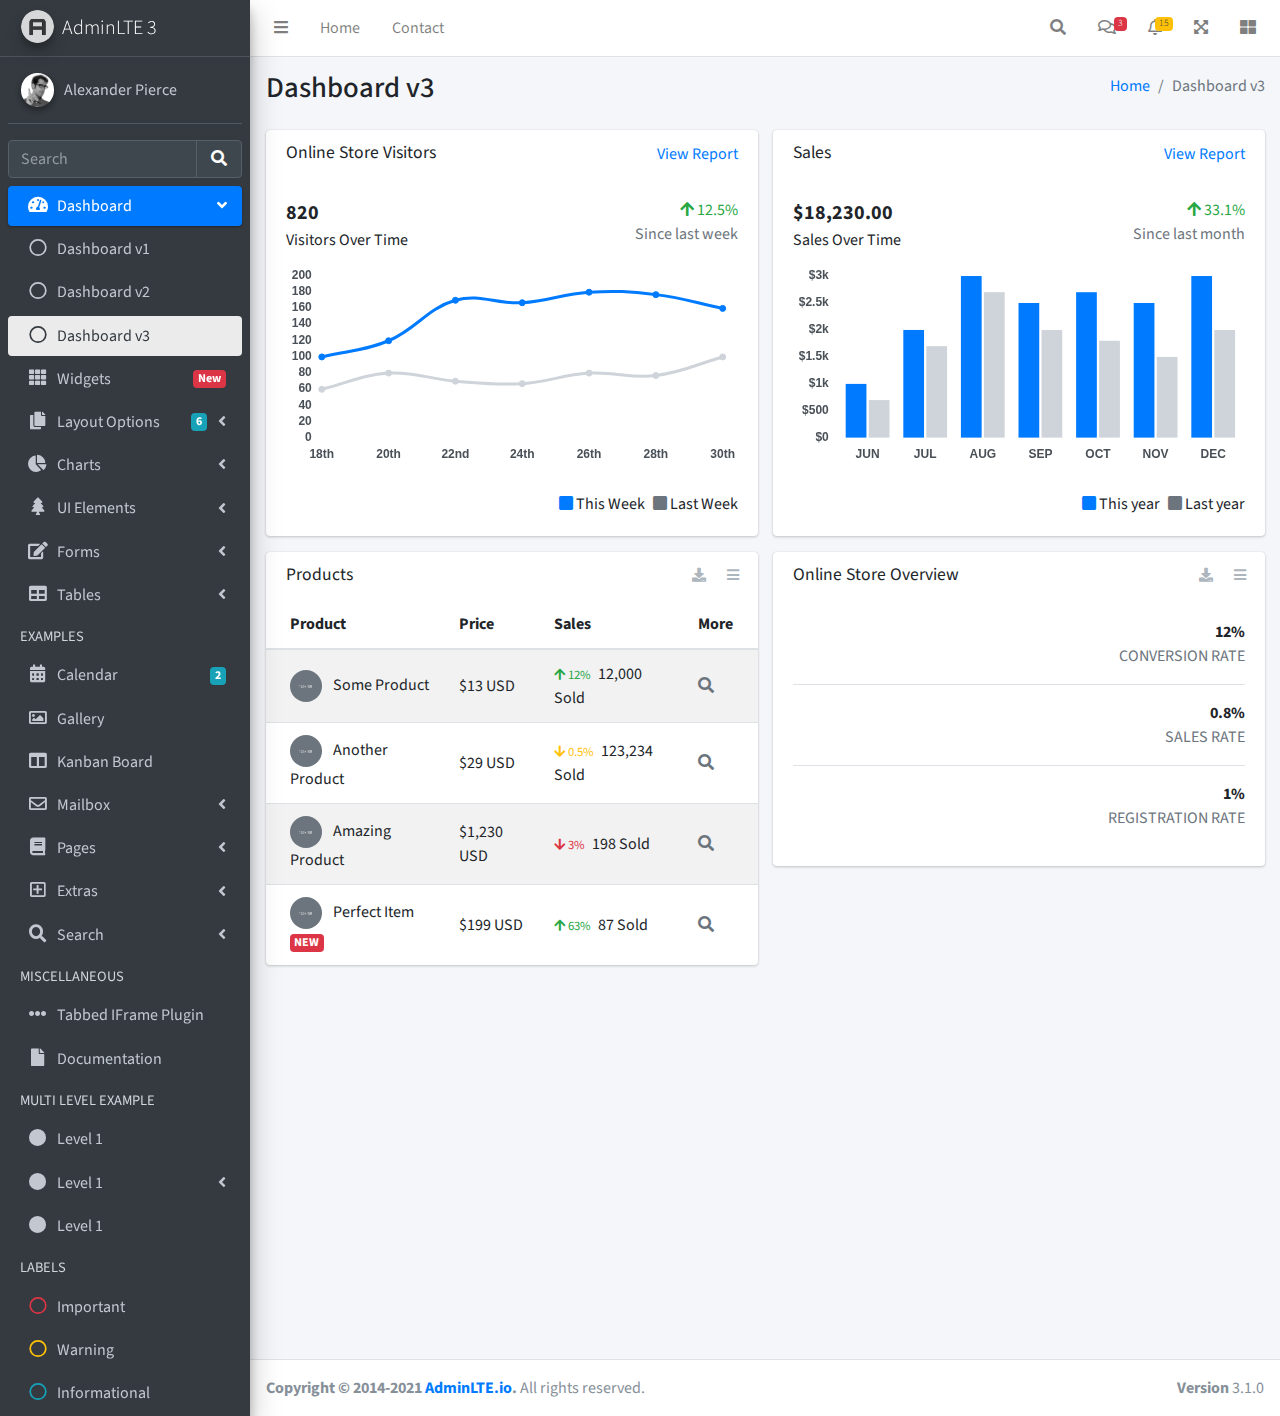
<file: admin/index3.html>
<!DOCTYPE html>
<html lang="en">
<head>
  <meta charset="utf-8">
  <meta name="viewport" content="width=device-width, initial-scale=1">
  <title>AdminLTE 3 | Dashboard 3</title>

  <!-- Google Font: Source Sans Pro -->
  <link rel="stylesheet" href="https://fonts.googleapis.com/css?family=Source+Sans+Pro:300,400,400i,700&display=fallback">
  <!-- Font Awesome Icons -->
  <link rel="stylesheet" href="plugins/fontawesome-free/css/all.min.css">
  <!-- IonIcons -->
  <link rel="stylesheet" href="https://code.ionicframework.com/ionicons/2.0.1/css/ionicons.min.css">
  <!-- Theme style -->
  <link rel="stylesheet" href="dist/css/adminlte.min.css">
</head>
<!--
`body` tag options:

  Apply one or more of the following classes to to the body tag
  to get the desired effect

  * sidebar-collapse
  * sidebar-mini
-->
<body class="hold-transition sidebar-mini">
<div class="wrapper">
  <!-- Navbar -->
  <nav class="main-header navbar navbar-expand navbar-white navbar-light">
    <!-- Left navbar links -->
    <ul class="navbar-nav">
      <li class="nav-item">
        <a class="nav-link" data-widget="pushmenu" href="#" role="button"><i class="fas fa-bars"></i></a>
      </li>
      <li class="nav-item d-none d-sm-inline-block">
        <a href="index3.html" class="nav-link">Home</a>
      </li>
      <li class="nav-item d-none d-sm-inline-block">
        <a href="#" class="nav-link">Contact</a>
      </li>
    </ul>

    <!-- Right navbar links -->
    <ul class="navbar-nav ml-auto">
      <!-- Navbar Search -->
      <li class="nav-item">
        <a class="nav-link" data-widget="navbar-search" href="#" role="button">
          <i class="fas fa-search"></i>
        </a>
        <div class="navbar-search-block">
          <form class="form-inline">
            <div class="input-group input-group-sm">
              <input class="form-control form-control-navbar" type="search" placeholder="Search" aria-label="Search">
              <div class="input-group-append">
                <button class="btn btn-navbar" type="submit">
                  <i class="fas fa-search"></i>
                </button>
                <button class="btn btn-navbar" type="button" data-widget="navbar-search">
                  <i class="fas fa-times"></i>
                </button>
              </div>
            </div>
          </form>
        </div>
      </li>

      <!-- Messages Dropdown Menu -->
      <li class="nav-item dropdown">
        <a class="nav-link" data-toggle="dropdown" href="#">
          <i class="far fa-comments"></i>
          <span class="badge badge-danger navbar-badge">3</span>
        </a>
        <div class="dropdown-menu dropdown-menu-lg dropdown-menu-right">
          <a href="#" class="dropdown-item">
            <!-- Message Start -->
            <div class="media">
              <img src="dist/img/user1-128x128.jpg" alt="User Avatar" class="img-size-50 mr-3 img-circle">
              <div class="media-body">
                <h3 class="dropdown-item-title">
                  Brad Diesel
                  <span class="float-right text-sm text-danger"><i class="fas fa-star"></i></span>
                </h3>
                <p class="text-sm">Call me whenever you can...</p>
                <p class="text-sm text-muted"><i class="far fa-clock mr-1"></i> 4 Hours Ago</p>
              </div>
            </div>
            <!-- Message End -->
          </a>
          <div class="dropdown-divider"></div>
          <a href="#" class="dropdown-item">
            <!-- Message Start -->
            <div class="media">
              <img src="dist/img/user8-128x128.jpg" alt="User Avatar" class="img-size-50 img-circle mr-3">
              <div class="media-body">
                <h3 class="dropdown-item-title">
                  John Pierce
                  <span class="float-right text-sm text-muted"><i class="fas fa-star"></i></span>
                </h3>
                <p class="text-sm">I got your message bro</p>
                <p class="text-sm text-muted"><i class="far fa-clock mr-1"></i> 4 Hours Ago</p>
              </div>
            </div>
            <!-- Message End -->
          </a>
          <div class="dropdown-divider"></div>
          <a href="#" class="dropdown-item">
            <!-- Message Start -->
            <div class="media">
              <img src="dist/img/user3-128x128.jpg" alt="User Avatar" class="img-size-50 img-circle mr-3">
              <div class="media-body">
                <h3 class="dropdown-item-title">
                  Nora Silvester
                  <span class="float-right text-sm text-warning"><i class="fas fa-star"></i></span>
                </h3>
                <p class="text-sm">The subject goes here</p>
                <p class="text-sm text-muted"><i class="far fa-clock mr-1"></i> 4 Hours Ago</p>
              </div>
            </div>
            <!-- Message End -->
          </a>
          <div class="dropdown-divider"></div>
          <a href="#" class="dropdown-item dropdown-footer">See All Messages</a>
        </div>
      </li>
      <!-- Notifications Dropdown Menu -->
      <li class="nav-item dropdown">
        <a class="nav-link" data-toggle="dropdown" href="#">
          <i class="far fa-bell"></i>
          <span class="badge badge-warning navbar-badge">15</span>
        </a>
        <div class="dropdown-menu dropdown-menu-lg dropdown-menu-right">
          <span class="dropdown-item dropdown-header">15 Notifications</span>
          <div class="dropdown-divider"></div>
          <a href="#" class="dropdown-item">
            <i class="fas fa-envelope mr-2"></i> 4 new messages
            <span class="float-right text-muted text-sm">3 mins</span>
          </a>
          <div class="dropdown-divider"></div>
          <a href="#" class="dropdown-item">
            <i class="fas fa-users mr-2"></i> 8 friend requests
            <span class="float-right text-muted text-sm">12 hours</span>
          </a>
          <div class="dropdown-divider"></div>
          <a href="#" class="dropdown-item">
            <i class="fas fa-file mr-2"></i> 3 new reports
            <span class="float-right text-muted text-sm">2 days</span>
          </a>
          <div class="dropdown-divider"></div>
          <a href="#" class="dropdown-item dropdown-footer">See All Notifications</a>
        </div>
      </li>
      <li class="nav-item">
        <a class="nav-link" data-widget="fullscreen" href="#" role="button">
          <i class="fas fa-expand-arrows-alt"></i>
        </a>
      </li>
      <li class="nav-item">
        <a class="nav-link" data-widget="control-sidebar" data-slide="true" href="#" role="button">
          <i class="fas fa-th-large"></i>
        </a>
      </li>
    </ul>
  </nav>
  <!-- /.navbar -->

  <!-- Main Sidebar Container -->
  <aside class="main-sidebar sidebar-dark-primary elevation-4">
    <!-- Brand Logo -->
    <a href="index3.html" class="brand-link">
      <img src="dist/img/AdminLTELogo.png" alt="AdminLTE Logo" class="brand-image img-circle elevation-3" style="opacity: .8">
      <span class="brand-text font-weight-light">AdminLTE 3</span>
    </a>

    <!-- Sidebar -->
    <div class="sidebar">
      <!-- Sidebar user panel (optional) -->
      <div class="user-panel mt-3 pb-3 mb-3 d-flex">
        <div class="image">
          <img src="dist/img/user2-160x160.jpg" class="img-circle elevation-2" alt="User Image">
        </div>
        <div class="info">
          <a href="#" class="d-block">Alexander Pierce</a>
        </div>
      </div>

      <!-- SidebarSearch Form -->
      <div class="form-inline">
        <div class="input-group" data-widget="sidebar-search">
          <input class="form-control form-control-sidebar" type="search" placeholder="Search" aria-label="Search">
          <div class="input-group-append">
            <button class="btn btn-sidebar">
              <i class="fas fa-search fa-fw"></i>
            </button>
          </div>
        </div>
      </div>

      <!-- Sidebar Menu -->
      <nav class="mt-2">
        <ul class="nav nav-pills nav-sidebar flex-column" data-widget="treeview" role="menu" data-accordion="false">
          <!-- Add icons to the links using the .nav-icon class
               with font-awesome or any other icon font library -->
          <li class="nav-item menu-open">
            <a href="#" class="nav-link active">
              <i class="nav-icon fas fa-tachometer-alt"></i>
              <p>
                Dashboard
                <i class="right fas fa-angle-left"></i>
              </p>
            </a>
            <ul class="nav nav-treeview">
              <li class="nav-item">
                <a href="./index.html" class="nav-link">
                  <i class="far fa-circle nav-icon"></i>
                  <p>Dashboard v1</p>
                </a>
              </li>
              <li class="nav-item">
                <a href="./index2.html" class="nav-link">
                  <i class="far fa-circle nav-icon"></i>
                  <p>Dashboard v2</p>
                </a>
              </li>
              <li class="nav-item">
                <a href="./index3.html" class="nav-link active">
                  <i class="far fa-circle nav-icon"></i>
                  <p>Dashboard v3</p>
                </a>
              </li>
            </ul>
          </li>
          <li class="nav-item">
            <a href="pages/widgets.html" class="nav-link">
              <i class="nav-icon fas fa-th"></i>
              <p>
                Widgets
                <span class="right badge badge-danger">New</span>
              </p>
            </a>
          </li>
          <li class="nav-item">
            <a href="#" class="nav-link">
              <i class="nav-icon fas fa-copy"></i>
              <p>
                Layout Options
                <i class="fas fa-angle-left right"></i>
                <span class="badge badge-info right">6</span>
              </p>
            </a>
            <ul class="nav nav-treeview">
              <li class="nav-item">
                <a href="pages/layout/top-nav.html" class="nav-link">
                  <i class="far fa-circle nav-icon"></i>
                  <p>Top Navigation</p>
                </a>
              </li>
              <li class="nav-item">
                <a href="pages/layout/top-nav-sidebar.html" class="nav-link">
                  <i class="far fa-circle nav-icon"></i>
                  <p>Top Navigation + Sidebar</p>
                </a>
              </li>
              <li class="nav-item">
                <a href="pages/layout/boxed.html" class="nav-link">
                  <i class="far fa-circle nav-icon"></i>
                  <p>Boxed</p>
                </a>
              </li>
              <li class="nav-item">
                <a href="pages/layout/fixed-sidebar.html" class="nav-link">
                  <i class="far fa-circle nav-icon"></i>
                  <p>Fixed Sidebar</p>
                </a>
              </li>
              <li class="nav-item">
                <a href="pages/layout/fixed-sidebar-custom.html" class="nav-link">
                  <i class="far fa-circle nav-icon"></i>
                  <p>Fixed Sidebar <small>+ Custom Area</small></p>
                </a>
              </li>
              <li class="nav-item">
                <a href="pages/layout/fixed-topnav.html" class="nav-link">
                  <i class="far fa-circle nav-icon"></i>
                  <p>Fixed Navbar</p>
                </a>
              </li>
              <li class="nav-item">
                <a href="pages/layout/fixed-footer.html" class="nav-link">
                  <i class="far fa-circle nav-icon"></i>
                  <p>Fixed Footer</p>
                </a>
              </li>
              <li class="nav-item">
                <a href="pages/layout/collapsed-sidebar.html" class="nav-link">
                  <i class="far fa-circle nav-icon"></i>
                  <p>Collapsed Sidebar</p>
                </a>
              </li>
            </ul>
          </li>
          <li class="nav-item">
            <a href="#" class="nav-link">
              <i class="nav-icon fas fa-chart-pie"></i>
              <p>
                Charts
                <i class="right fas fa-angle-left"></i>
              </p>
            </a>
            <ul class="nav nav-treeview">
              <li class="nav-item">
                <a href="pages/charts/chartjs.html" class="nav-link">
                  <i class="far fa-circle nav-icon"></i>
                  <p>ChartJS</p>
                </a>
              </li>
              <li class="nav-item">
                <a href="pages/charts/flot.html" class="nav-link">
                  <i class="far fa-circle nav-icon"></i>
                  <p>Flot</p>
                </a>
              </li>
              <li class="nav-item">
                <a href="pages/charts/inline.html" class="nav-link">
                  <i class="far fa-circle nav-icon"></i>
                  <p>Inline</p>
                </a>
              </li>
              <li class="nav-item">
                <a href="pages/charts/uplot.html" class="nav-link">
                  <i class="far fa-circle nav-icon"></i>
                  <p>uPlot</p>
                </a>
              </li>
            </ul>
          </li>
          <li class="nav-item">
            <a href="#" class="nav-link">
              <i class="nav-icon fas fa-tree"></i>
              <p>
                UI Elements
                <i class="fas fa-angle-left right"></i>
              </p>
            </a>
            <ul class="nav nav-treeview">
              <li class="nav-item">
                <a href="pages/UI/general.html" class="nav-link">
                  <i class="far fa-circle nav-icon"></i>
                  <p>General</p>
                </a>
              </li>
              <li class="nav-item">
                <a href="pages/UI/icons.html" class="nav-link">
                  <i class="far fa-circle nav-icon"></i>
                  <p>Icons</p>
                </a>
              </li>
              <li class="nav-item">
                <a href="pages/UI/buttons.html" class="nav-link">
                  <i class="far fa-circle nav-icon"></i>
                  <p>Buttons</p>
                </a>
              </li>
              <li class="nav-item">
                <a href="pages/UI/sliders.html" class="nav-link">
                  <i class="far fa-circle nav-icon"></i>
                  <p>Sliders</p>
                </a>
              </li>
              <li class="nav-item">
                <a href="pages/UI/modals.html" class="nav-link">
                  <i class="far fa-circle nav-icon"></i>
                  <p>Modals & Alerts</p>
                </a>
              </li>
              <li class="nav-item">
                <a href="pages/UI/navbar.html" class="nav-link">
                  <i class="far fa-circle nav-icon"></i>
                  <p>Navbar & Tabs</p>
                </a>
              </li>
              <li class="nav-item">
                <a href="pages/UI/timeline.html" class="nav-link">
                  <i class="far fa-circle nav-icon"></i>
                  <p>Timeline</p>
                </a>
              </li>
              <li class="nav-item">
                <a href="pages/UI/ribbons.html" class="nav-link">
                  <i class="far fa-circle nav-icon"></i>
                  <p>Ribbons</p>
                </a>
              </li>
            </ul>
          </li>
          <li class="nav-item">
            <a href="#" class="nav-link">
              <i class="nav-icon fas fa-edit"></i>
              <p>
                Forms
                <i class="fas fa-angle-left right"></i>
              </p>
            </a>
            <ul class="nav nav-treeview">
              <li class="nav-item">
                <a href="pages/forms/general.html" class="nav-link">
                  <i class="far fa-circle nav-icon"></i>
                  <p>General Elements</p>
                </a>
              </li>
              <li class="nav-item">
                <a href="pages/forms/advanced.html" class="nav-link">
                  <i class="far fa-circle nav-icon"></i>
                  <p>Advanced Elements</p>
                </a>
              </li>
              <li class="nav-item">
                <a href="pages/forms/editors.html" class="nav-link">
                  <i class="far fa-circle nav-icon"></i>
                  <p>Editors</p>
                </a>
              </li>
              <li class="nav-item">
                <a href="pages/forms/validation.html" class="nav-link">
                  <i class="far fa-circle nav-icon"></i>
                  <p>Validation</p>
                </a>
              </li>
            </ul>
          </li>
          <li class="nav-item">
            <a href="#" class="nav-link">
              <i class="nav-icon fas fa-table"></i>
              <p>
                Tables
                <i class="fas fa-angle-left right"></i>
              </p>
            </a>
            <ul class="nav nav-treeview">
              <li class="nav-item">
                <a href="pages/tables/simple.html" class="nav-link">
                  <i class="far fa-circle nav-icon"></i>
                  <p>Simple Tables</p>
                </a>
              </li>
              <li class="nav-item">
                <a href="pages/tables/data.html" class="nav-link">
                  <i class="far fa-circle nav-icon"></i>
                  <p>DataTables</p>
                </a>
              </li>
              <li class="nav-item">
                <a href="pages/tables/jsgrid.html" class="nav-link">
                  <i class="far fa-circle nav-icon"></i>
                  <p>jsGrid</p>
                </a>
              </li>
            </ul>
          </li>
          <li class="nav-header">EXAMPLES</li>
          <li class="nav-item">
            <a href="pages/calendar.html" class="nav-link">
              <i class="nav-icon fas fa-calendar-alt"></i>
              <p>
                Calendar
                <span class="badge badge-info right">2</span>
              </p>
            </a>
          </li>
          <li class="nav-item">
            <a href="pages/gallery.html" class="nav-link">
              <i class="nav-icon far fa-image"></i>
              <p>
                Gallery
              </p>
            </a>
          </li>
          <li class="nav-item">
            <a href="pages/kanban.html" class="nav-link">
              <i class="nav-icon fas fa-columns"></i>
              <p>
                Kanban Board
              </p>
            </a>
          </li>
          <li class="nav-item">
            <a href="#" class="nav-link">
              <i class="nav-icon far fa-envelope"></i>
              <p>
                Mailbox
                <i class="fas fa-angle-left right"></i>
              </p>
            </a>
            <ul class="nav nav-treeview">
              <li class="nav-item">
                <a href="pages/mailbox/mailbox.html" class="nav-link">
                  <i class="far fa-circle nav-icon"></i>
                  <p>Inbox</p>
                </a>
              </li>
              <li class="nav-item">
                <a href="pages/mailbox/compose.html" class="nav-link">
                  <i class="far fa-circle nav-icon"></i>
                  <p>Compose</p>
                </a>
              </li>
              <li class="nav-item">
                <a href="pages/mailbox/read-mail.html" class="nav-link">
                  <i class="far fa-circle nav-icon"></i>
                  <p>Read</p>
                </a>
              </li>
            </ul>
          </li>
          <li class="nav-item">
            <a href="#" class="nav-link">
              <i class="nav-icon fas fa-book"></i>
              <p>
                Pages
                <i class="fas fa-angle-left right"></i>
              </p>
            </a>
            <ul class="nav nav-treeview">
              <li class="nav-item">
                <a href="pages/examples/invoice.html" class="nav-link">
                  <i class="far fa-circle nav-icon"></i>
                  <p>Invoice</p>
                </a>
              </li>
              <li class="nav-item">
                <a href="pages/examples/profile.html" class="nav-link">
                  <i class="far fa-circle nav-icon"></i>
                  <p>Profile</p>
                </a>
              </li>
              <li class="nav-item">
                <a href="pages/examples/e-commerce.html" class="nav-link">
                  <i class="far fa-circle nav-icon"></i>
                  <p>E-commerce</p>
                </a>
              </li>
              <li class="nav-item">
                <a href="pages/examples/projects.html" class="nav-link">
                  <i class="far fa-circle nav-icon"></i>
                  <p>Projects</p>
                </a>
              </li>
              <li class="nav-item">
                <a href="pages/examples/project-add.html" class="nav-link">
                  <i class="far fa-circle nav-icon"></i>
                  <p>Project Add</p>
                </a>
              </li>
              <li class="nav-item">
                <a href="pages/examples/project-edit.html" class="nav-link">
                  <i class="far fa-circle nav-icon"></i>
                  <p>Project Edit</p>
                </a>
              </li>
              <li class="nav-item">
                <a href="pages/examples/project-detail.html" class="nav-link">
                  <i class="far fa-circle nav-icon"></i>
                  <p>Project Detail</p>
                </a>
              </li>
              <li class="nav-item">
                <a href="pages/examples/contacts.html" class="nav-link">
                  <i class="far fa-circle nav-icon"></i>
                  <p>Contacts</p>
                </a>
              </li>
              <li class="nav-item">
                <a href="pages/examples/faq.html" class="nav-link">
                  <i class="far fa-circle nav-icon"></i>
                  <p>FAQ</p>
                </a>
              </li>
              <li class="nav-item">
                <a href="pages/examples/contact-us.html" class="nav-link">
                  <i class="far fa-circle nav-icon"></i>
                  <p>Contact us</p>
                </a>
              </li>
            </ul>
          </li>
          <li class="nav-item">
            <a href="#" class="nav-link">
              <i class="nav-icon far fa-plus-square"></i>
              <p>
                Extras
                <i class="fas fa-angle-left right"></i>
              </p>
            </a>
            <ul class="nav nav-treeview">
              <li class="nav-item">
                <a href="#" class="nav-link">
                  <i class="far fa-circle nav-icon"></i>
                  <p>
                    Login & Register v1
                    <i class="fas fa-angle-left right"></i>
                  </p>
                </a>
                <ul class="nav nav-treeview">
                  <li class="nav-item">
                    <a href="pages/examples/login.html" class="nav-link">
                      <i class="far fa-circle nav-icon"></i>
                      <p>Login v1</p>
                    </a>
                  </li>
                  <li class="nav-item">
                    <a href="pages/examples/register.html" class="nav-link">
                      <i class="far fa-circle nav-icon"></i>
                      <p>Register v1</p>
                    </a>
                  </li>
                  <li class="nav-item">
                    <a href="pages/examples/forgot-password.html" class="nav-link">
                      <i class="far fa-circle nav-icon"></i>
                      <p>Forgot Password v1</p>
                    </a>
                  </li>
                  <li class="nav-item">
                    <a href="pages/examples/recover-password.html" class="nav-link">
                      <i class="far fa-circle nav-icon"></i>
                      <p>Recover Password v1</p>
                    </a>
                  </li>
                </ul>
              </li>
              <li class="nav-item">
                <a href="#" class="nav-link">
                  <i class="far fa-circle nav-icon"></i>
                  <p>
                    Login & Register v2
                    <i class="fas fa-angle-left right"></i>
                  </p>
                </a>
                <ul class="nav nav-treeview">
                  <li class="nav-item">
                    <a href="pages/examples/login-v2.html" class="nav-link">
                      <i class="far fa-circle nav-icon"></i>
                      <p>Login v2</p>
                    </a>
                  </li>
                  <li class="nav-item">
                    <a href="pages/examples/register-v2.html" class="nav-link">
                      <i class="far fa-circle nav-icon"></i>
                      <p>Register v2</p>
                    </a>
                  </li>
                  <li class="nav-item">
                    <a href="pages/examples/forgot-password-v2.html" class="nav-link">
                      <i class="far fa-circle nav-icon"></i>
                      <p>Forgot Password v2</p>
                    </a>
                  </li>
                  <li class="nav-item">
                    <a href="pages/examples/recover-password-v2.html" class="nav-link">
                      <i class="far fa-circle nav-icon"></i>
                      <p>Recover Password v2</p>
                    </a>
                  </li>
                </ul>
              </li>
              <li class="nav-item">
                <a href="pages/examples/lockscreen.html" class="nav-link">
                  <i class="far fa-circle nav-icon"></i>
                  <p>Lockscreen</p>
                </a>
              </li>
              <li class="nav-item">
                <a href="pages/examples/legacy-user-menu.html" class="nav-link">
                  <i class="far fa-circle nav-icon"></i>
                  <p>Legacy User Menu</p>
                </a>
              </li>
              <li class="nav-item">
                <a href="pages/examples/language-menu.html" class="nav-link">
                  <i class="far fa-circle nav-icon"></i>
                  <p>Language Menu</p>
                </a>
              </li>
              <li class="nav-item">
                <a href="pages/examples/404.html" class="nav-link">
                  <i class="far fa-circle nav-icon"></i>
                  <p>Error 404</p>
                </a>
              </li>
              <li class="nav-item">
                <a href="pages/examples/500.html" class="nav-link">
                  <i class="far fa-circle nav-icon"></i>
                  <p>Error 500</p>
                </a>
              </li>
              <li class="nav-item">
                <a href="pages/examples/pace.html" class="nav-link">
                  <i class="far fa-circle nav-icon"></i>
                  <p>Pace</p>
                </a>
              </li>
              <li class="nav-item">
                <a href="pages/examples/blank.html" class="nav-link">
                  <i class="far fa-circle nav-icon"></i>
                  <p>Blank Page</p>
                </a>
              </li>
              <li class="nav-item">
                <a href="starter.html" class="nav-link">
                  <i class="far fa-circle nav-icon"></i>
                  <p>Starter Page</p>
                </a>
              </li>
            </ul>
          </li>
          <li class="nav-item">
            <a href="#" class="nav-link">
              <i class="nav-icon fas fa-search"></i>
              <p>
                Search
                <i class="fas fa-angle-left right"></i>
              </p>
            </a>
            <ul class="nav nav-treeview">
              <li class="nav-item">
                <a href="pages/search/simple.html" class="nav-link">
                  <i class="far fa-circle nav-icon"></i>
                  <p>Simple Search</p>
                </a>
              </li>
              <li class="nav-item">
                <a href="pages/search/enhanced.html" class="nav-link">
                  <i class="far fa-circle nav-icon"></i>
                  <p>Enhanced</p>
                </a>
              </li>
            </ul>
          </li>
          <li class="nav-header">MISCELLANEOUS</li>
          <li class="nav-item">
            <a href="iframe.html" class="nav-link">
              <i class="nav-icon fas fa-ellipsis-h"></i>
              <p>Tabbed IFrame Plugin</p>
            </a>
          </li>
          <li class="nav-item">
            <a href="https://adminlte.io/docs/3.1/" class="nav-link">
              <i class="nav-icon fas fa-file"></i>
              <p>Documentation</p>
            </a>
          </li>
          <li class="nav-header">MULTI LEVEL EXAMPLE</li>
          <li class="nav-item">
            <a href="#" class="nav-link">
              <i class="fas fa-circle nav-icon"></i>
              <p>Level 1</p>
            </a>
          </li>
          <li class="nav-item">
            <a href="#" class="nav-link">
              <i class="nav-icon fas fa-circle"></i>
              <p>
                Level 1
                <i class="right fas fa-angle-left"></i>
              </p>
            </a>
            <ul class="nav nav-treeview">
              <li class="nav-item">
                <a href="#" class="nav-link">
                  <i class="far fa-circle nav-icon"></i>
                  <p>Level 2</p>
                </a>
              </li>
              <li class="nav-item">
                <a href="#" class="nav-link">
                  <i class="far fa-circle nav-icon"></i>
                  <p>
                    Level 2
                    <i class="right fas fa-angle-left"></i>
                  </p>
                </a>
                <ul class="nav nav-treeview">
                  <li class="nav-item">
                    <a href="#" class="nav-link">
                      <i class="far fa-dot-circle nav-icon"></i>
                      <p>Level 3</p>
                    </a>
                  </li>
                  <li class="nav-item">
                    <a href="#" class="nav-link">
                      <i class="far fa-dot-circle nav-icon"></i>
                      <p>Level 3</p>
                    </a>
                  </li>
                  <li class="nav-item">
                    <a href="#" class="nav-link">
                      <i class="far fa-dot-circle nav-icon"></i>
                      <p>Level 3</p>
                    </a>
                  </li>
                </ul>
              </li>
              <li class="nav-item">
                <a href="#" class="nav-link">
                  <i class="far fa-circle nav-icon"></i>
                  <p>Level 2</p>
                </a>
              </li>
            </ul>
          </li>
          <li class="nav-item">
            <a href="#" class="nav-link">
              <i class="fas fa-circle nav-icon"></i>
              <p>Level 1</p>
            </a>
          </li>
          <li class="nav-header">LABELS</li>
          <li class="nav-item">
            <a href="#" class="nav-link">
              <i class="nav-icon far fa-circle text-danger"></i>
              <p class="text">Important</p>
            </a>
          </li>
          <li class="nav-item">
            <a href="#" class="nav-link">
              <i class="nav-icon far fa-circle text-warning"></i>
              <p>Warning</p>
            </a>
          </li>
          <li class="nav-item">
            <a href="#" class="nav-link">
              <i class="nav-icon far fa-circle text-info"></i>
              <p>Informational</p>
            </a>
          </li>
        </ul>
      </nav>
      <!-- /.sidebar-menu -->
    </div>
    <!-- /.sidebar -->
  </aside>

  <!-- Content Wrapper. Contains page content -->
  <div class="content-wrapper">
    <!-- Content Header (Page header) -->
    <div class="content-header">
      <div class="container-fluid">
        <div class="row mb-2">
          <div class="col-sm-6">
            <h1 class="m-0">Dashboard v3</h1>
          </div><!-- /.col -->
          <div class="col-sm-6">
            <ol class="breadcrumb float-sm-right">
              <li class="breadcrumb-item"><a href="#">Home</a></li>
              <li class="breadcrumb-item active">Dashboard v3</li>
            </ol>
          </div><!-- /.col -->
        </div><!-- /.row -->
      </div><!-- /.container-fluid -->
    </div>
    <!-- /.content-header -->

    <!-- Main content -->
    <div class="content">
      <div class="container-fluid">
        <div class="row">
          <div class="col-lg-6">
            <div class="card">
              <div class="card-header border-0">
                <div class="d-flex justify-content-between">
                  <h3 class="card-title">Online Store Visitors</h3>
                  <a href="javascript:void(0);">View Report</a>
                </div>
              </div>
              <div class="card-body">
                <div class="d-flex">
                  <p class="d-flex flex-column">
                    <span class="text-bold text-lg">820</span>
                    <span>Visitors Over Time</span>
                  </p>
                  <p class="ml-auto d-flex flex-column text-right">
                    <span class="text-success">
                      <i class="fas fa-arrow-up"></i> 12.5%
                    </span>
                    <span class="text-muted">Since last week</span>
                  </p>
                </div>
                <!-- /.d-flex -->

                <div class="position-relative mb-4">
                  <canvas id="visitors-chart" height="200"></canvas>
                </div>

                <div class="d-flex flex-row justify-content-end">
                  <span class="mr-2">
                    <i class="fas fa-square text-primary"></i> This Week
                  </span>

                  <span>
                    <i class="fas fa-square text-gray"></i> Last Week
                  </span>
                </div>
              </div>
            </div>
            <!-- /.card -->

            <div class="card">
              <div class="card-header border-0">
                <h3 class="card-title">Products</h3>
                <div class="card-tools">
                  <a href="#" class="btn btn-tool btn-sm">
                    <i class="fas fa-download"></i>
                  </a>
                  <a href="#" class="btn btn-tool btn-sm">
                    <i class="fas fa-bars"></i>
                  </a>
                </div>
              </div>
              <div class="card-body table-responsive p-0">
                <table class="table table-striped table-valign-middle">
                  <thead>
                  <tr>
                    <th>Product</th>
                    <th>Price</th>
                    <th>Sales</th>
                    <th>More</th>
                  </tr>
                  </thead>
                  <tbody>
                  <tr>
                    <td>
                      <img src="dist/img/default-150x150.png" alt="Product 1" class="img-circle img-size-32 mr-2">
                      Some Product
                    </td>
                    <td>$13 USD</td>
                    <td>
                      <small class="text-success mr-1">
                        <i class="fas fa-arrow-up"></i>
                        12%
                      </small>
                      12,000 Sold
                    </td>
                    <td>
                      <a href="#" class="text-muted">
                        <i class="fas fa-search"></i>
                      </a>
                    </td>
                  </tr>
                  <tr>
                    <td>
                      <img src="dist/img/default-150x150.png" alt="Product 1" class="img-circle img-size-32 mr-2">
                      Another Product
                    </td>
                    <td>$29 USD</td>
                    <td>
                      <small class="text-warning mr-1">
                        <i class="fas fa-arrow-down"></i>
                        0.5%
                      </small>
                      123,234 Sold
                    </td>
                    <td>
                      <a href="#" class="text-muted">
                        <i class="fas fa-search"></i>
                      </a>
                    </td>
                  </tr>
                  <tr>
                    <td>
                      <img src="dist/img/default-150x150.png" alt="Product 1" class="img-circle img-size-32 mr-2">
                      Amazing Product
                    </td>
                    <td>$1,230 USD</td>
                    <td>
                      <small class="text-danger mr-1">
                        <i class="fas fa-arrow-down"></i>
                        3%
                      </small>
                      198 Sold
                    </td>
                    <td>
                      <a href="#" class="text-muted">
                        <i class="fas fa-search"></i>
                      </a>
                    </td>
                  </tr>
                  <tr>
                    <td>
                      <img src="dist/img/default-150x150.png" alt="Product 1" class="img-circle img-size-32 mr-2">
                      Perfect Item
                      <span class="badge bg-danger">NEW</span>
                    </td>
                    <td>$199 USD</td>
                    <td>
                      <small class="text-success mr-1">
                        <i class="fas fa-arrow-up"></i>
                        63%
                      </small>
                      87 Sold
                    </td>
                    <td>
                      <a href="#" class="text-muted">
                        <i class="fas fa-search"></i>
                      </a>
                    </td>
                  </tr>
                  </tbody>
                </table>
              </div>
            </div>
            <!-- /.card -->
          </div>
          <!-- /.col-md-6 -->
          <div class="col-lg-6">
            <div class="card">
              <div class="card-header border-0">
                <div class="d-flex justify-content-between">
                  <h3 class="card-title">Sales</h3>
                  <a href="javascript:void(0);">View Report</a>
                </div>
              </div>
              <div class="card-body">
                <div class="d-flex">
                  <p class="d-flex flex-column">
                    <span class="text-bold text-lg">$18,230.00</span>
                    <span>Sales Over Time</span>
                  </p>
                  <p class="ml-auto d-flex flex-column text-right">
                    <span class="text-success">
                      <i class="fas fa-arrow-up"></i> 33.1%
                    </span>
                    <span class="text-muted">Since last month</span>
                  </p>
                </div>
                <!-- /.d-flex -->

                <div class="position-relative mb-4">
                  <canvas id="sales-chart" height="200"></canvas>
                </div>

                <div class="d-flex flex-row justify-content-end">
                  <span class="mr-2">
                    <i class="fas fa-square text-primary"></i> This year
                  </span>

                  <span>
                    <i class="fas fa-square text-gray"></i> Last year
                  </span>
                </div>
              </div>
            </div>
            <!-- /.card -->

            <div class="card">
              <div class="card-header border-0">
                <h3 class="card-title">Online Store Overview</h3>
                <div class="card-tools">
                  <a href="#" class="btn btn-sm btn-tool">
                    <i class="fas fa-download"></i>
                  </a>
                  <a href="#" class="btn btn-sm btn-tool">
                    <i class="fas fa-bars"></i>
                  </a>
                </div>
              </div>
              <div class="card-body">
                <div class="d-flex justify-content-between align-items-center border-bottom mb-3">
                  <p class="text-success text-xl">
                    <i class="ion ion-ios-refresh-empty"></i>
                  </p>
                  <p class="d-flex flex-column text-right">
                    <span class="font-weight-bold">
                      <i class="ion ion-android-arrow-up text-success"></i> 12%
                    </span>
                    <span class="text-muted">CONVERSION RATE</span>
                  </p>
                </div>
                <!-- /.d-flex -->
                <div class="d-flex justify-content-between align-items-center border-bottom mb-3">
                  <p class="text-warning text-xl">
                    <i class="ion ion-ios-cart-outline"></i>
                  </p>
                  <p class="d-flex flex-column text-right">
                    <span class="font-weight-bold">
                      <i class="ion ion-android-arrow-up text-warning"></i> 0.8%
                    </span>
                    <span class="text-muted">SALES RATE</span>
                  </p>
                </div>
                <!-- /.d-flex -->
                <div class="d-flex justify-content-between align-items-center mb-0">
                  <p class="text-danger text-xl">
                    <i class="ion ion-ios-people-outline"></i>
                  </p>
                  <p class="d-flex flex-column text-right">
                    <span class="font-weight-bold">
                      <i class="ion ion-android-arrow-down text-danger"></i> 1%
                    </span>
                    <span class="text-muted">REGISTRATION RATE</span>
                  </p>
                </div>
                <!-- /.d-flex -->
              </div>
            </div>
          </div>
          <!-- /.col-md-6 -->
        </div>
        <!-- /.row -->
      </div>
      <!-- /.container-fluid -->
    </div>
    <!-- /.content -->
  </div>
  <!-- /.content-wrapper -->

  <!-- Control Sidebar -->
  <aside class="control-sidebar control-sidebar-dark">
    <!-- Control sidebar content goes here -->
  </aside>
  <!-- /.control-sidebar -->

  <!-- Main Footer -->
  <footer class="main-footer">
    <strong>Copyright &copy; 2014-2021 <a href="https://adminlte.io">AdminLTE.io</a>.</strong>
    All rights reserved.
    <div class="float-right d-none d-sm-inline-block">
      <b>Version</b> 3.1.0
    </div>
  </footer>
</div>
<!-- ./wrapper -->

<!-- REQUIRED SCRIPTS -->

<!-- jQuery -->
<script src="plugins/jquery/jquery.min.js"></script>
<!-- Bootstrap -->
<script src="plugins/bootstrap/js/bootstrap.bundle.min.js"></script>
<!-- AdminLTE -->
<script src="dist/js/adminlte.js"></script>

<!-- OPTIONAL SCRIPTS -->
<script src="plugins/chart.js/Chart.min.js"></script>
<!-- AdminLTE for demo purposes -->
<script src="dist/js/demo.js"></script>
<!-- AdminLTE dashboard demo (This is only for demo purposes) -->
<script src="dist/js/pages/dashboard3.js"></script>
</body>
</html>
</file>
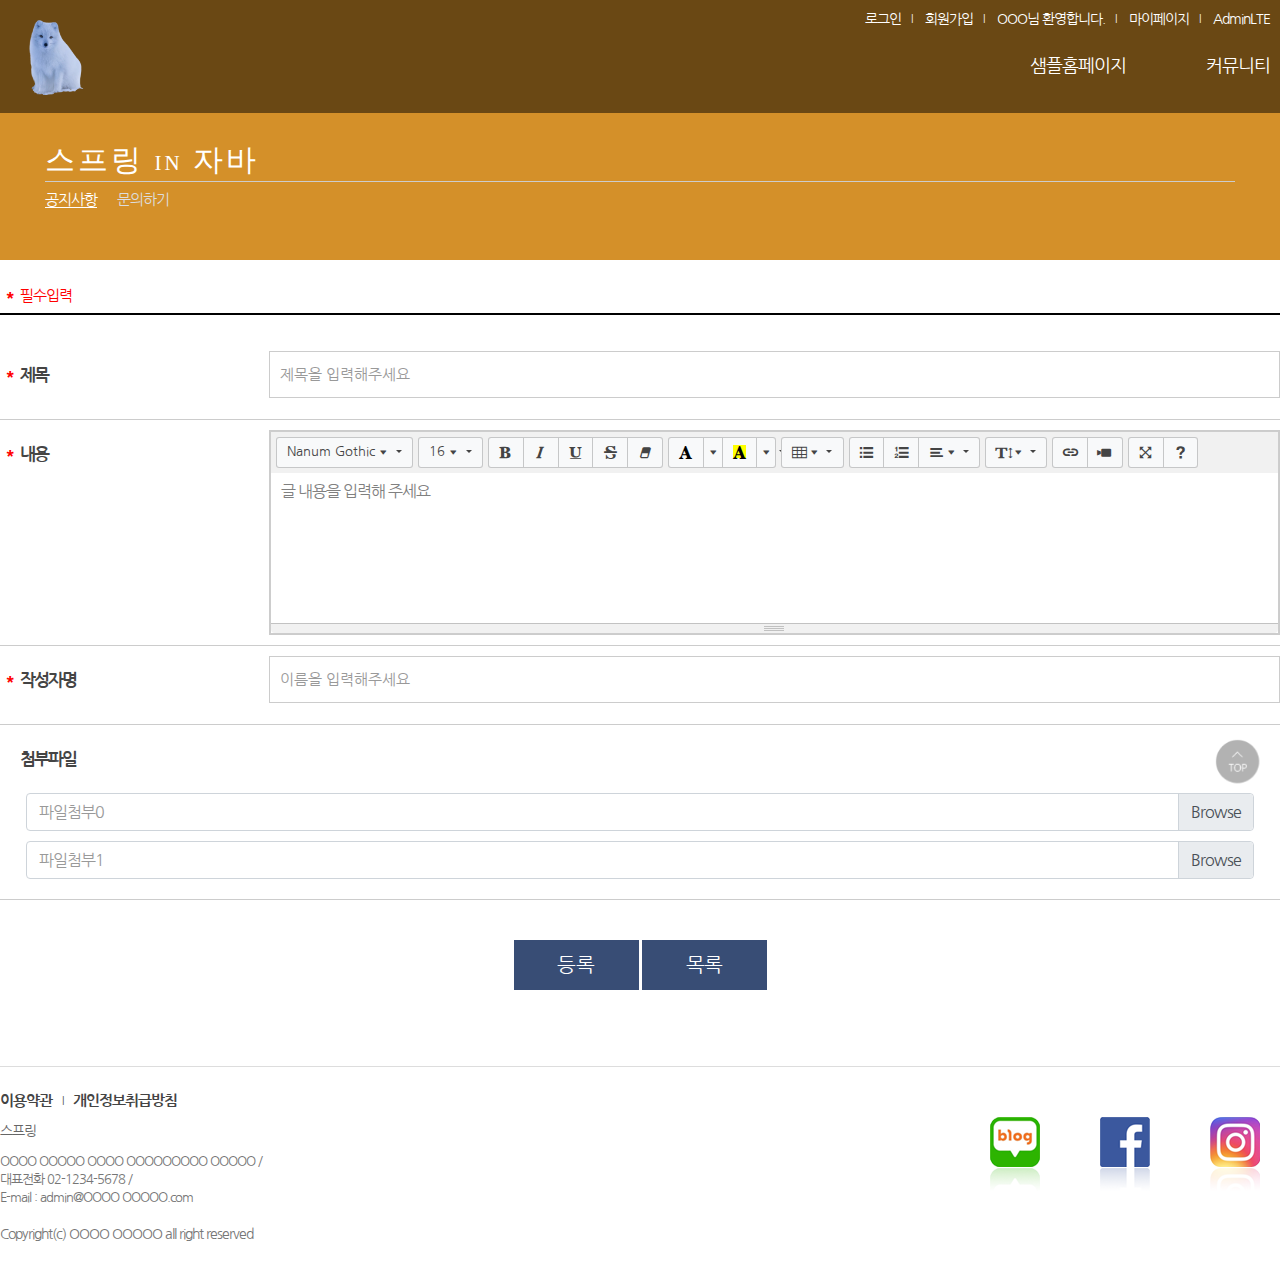
<file: home/board_write.html>
<!DOCTYPE html>
<html lang="ko">
<head>
<title> 스프링 </title>
<meta name="viewport" content="width=device-width, initial-scale=1, minimum-scale=1, maximum-scale=1">
<meta charset="utf-8" />
<meta http-equiv="X-UA-Compatible" content="IE=edge">
<link rel="stylesheet" href="css/reset.css">
<link rel="stylesheet" href="css/mobile.css">
<link rel="stylesheet" href="css/tablet.css">
<link rel="stylesheet" href="css/pc.css">
<link rel="stylesheet" href="css/board.css">
<script src="js/jquery-3.6.0.min.js"></script>
<script src="js/jquery.smooth-scroll.min.js"></script>
<script src="js/main.js"></script>
<!-- Font Awesome -->
<link rel="stylesheet" href="/admin/plugins/fontawesome-free/css/all.min.css">
<!-- Bootstrap 4 -->
<link rel="stylesheet" href="/admin/plugins/tempusdominus-bootstrap-4/css/tempusdominus-bootstrap-4.min.css">
<script src="/admin/plugins/bootstrap/js/bootstrap.bundle.min.js"></script>
<!-- AdminLte -->
<link rel="stylesheet" href="/admin/dist/css/adminlte.min.css">	
<!-- summernote -->
<link rel="stylesheet" href="../admin/plugins/summernote/summernote-bs4.min.css">
<!-- write.html은 섬머노트 웹에디터 부분 추가(아래) -->
<link rel="stylesheet" href="../admin/plugins/summernote/summernote.css">
<script src="../admin/plugins/summernote/summernote.js"></script>
<script>
		$(document).ready(function () {
		  bsCustomFileInput.init();
		});
</script>
<script>
	$(document).ready(function(){
		$('#content_lbl').summernote({
			height:150,
			lang:"ko-KR",
			placeholder:'글 내용을 입력해 주세요',
			toolbar: [
						['fontname', ['fontname']],
						['fontsize', ['fontsize']],
						['style', ['bold', 'italic', 'underline','strikethrough', 'clear']],
						['color', ['forecolor','color']],
						['table', ['table']],
						['para', ['ul', 'ol', 'paragraph']],
						['height', ['height']],
						['insert',['link','video']],//'picture',
						['view', ['fullscreen', 'help']]
					],
			fontNames: ['Arial', 'Arial Black', 'Comic Sans MS', 'Courier New','맑은 고딕','궁서','굴림체','굴림','돋음체','바탕체','Nanum Gothic'],
			fontSizes: ['8','9','10','11','12','14','16','18','20','22','24','28','30','36','50','72'],
			fontNamesIgnoreCheck:['Nanum Gothic']
		});
	});//textarea 중 content아이디영역을 섬머노트에디터로 변경처리 함수실행
</script>
<script>
$(document).ready(function() {	
});
</script>
</head>
<body>
<!-- 헤더에서푸터까지 -->
<div id="wrap">
	<!-- 헤더상단메뉴영역영역 -->
	<header id="header">
		<div class="header_area box_inner clear">
			<!-- 상단로고영역 -->
			<h1><a href="index.html">스프링 in 자바</a></h1>
			<!-- //상단로고영역 -->
			
			<!-- 상단메뉴메뉴영역 -->
			<p class="openMOgnb"><a href="#"><b class="hdd">메뉴열기</b> <span></span><span></span><span></span></a></p>
			<div class="header_cont">
				<ul class="util clear">
					<li><a href="login.html">로그인</a></li>
					<li><a href="join.html">회원가입</a></li>
					<!-- 로그인 후 보이는 메뉴(아래) -->
					<li><a href="#">OOO님 환영합니다.</a></li>
					<li><a href="mypage.html">마이페이지</a></li>
					<li><a href="../admin/home.html">AdminLTE</a></li>
				</ul>	
				<nav>
				<ul class="gnb clear">
					<li><a href="board_list.html" class="openAll1">샘플홈페이지</a>

                        <div class="gnb_depth gnb_depth2_1">
                            <ul class="submenu_list">
                                <li><a href="board_list.html">반응형홈페이지</a></li>
                            </ul>
                        </div>
					</li>
					<li><a href="board_list.html" class="openAll2">커뮤니티</a>
				        <div class="gnb_depth gnb_depth2_2">
                            <ul class="submenu_list">
                                <li><a href="board_list.html">공지사항</a></li>
                                <li><a href="board_list.html">겔러리게시판</a></li>
                            </ul>
                        </div>
					</li>
				</ul>
                </nav>
				<p class="closePop"><a href="javascript:;">닫기</a></p>
			</div>
			<!-- //상단메뉴메뉴영역 -->
		</div>
	</header>
	<!-- //헤더상단메뉴영역영역 -->
	
	<!-- 메인콘텐츠영역 -->
	<div id="container">
		<!-- 메인상단위치표시영역 -->
		<div class="location_area customer">
			<div class="box_inner">
				<h2 class="tit_page">스프링 <span class="in">in</span> 자바</h2>
				<p class="location">고객센터 <span class="path">/</span> 공지사항</p>
				<ul class="page_menu clear">
					<li><a href="#" class="on">공지사항</a></li>
					<li><a href="#">문의하기</a></li>
				</ul>
			</div>
		</div>	
		<!-- //메인상단위치표시영역 -->

		<!-- 메인본문영역 -->
		<div class="bodytext_area box_inner">
			<!-- 폼영역 -->
			<form method="POST" name="board_write" action="board_write.html" class="appForm">
				<fieldset>
					<legend>상담문의 입력 양식</legend>
					<p class="info_pilsoo pilsoo_item">필수입력</p>
					<ul class="app_list">
						<li class="clear">
							<label for="title_lbl" class="tit_lbl pilsoo_item">제목</label>
							<div class="app_content"><input type="text" name="title" class="w100p" id="title_lbl" placeholder="제목을 입력해주세요" required/></div>
						</li>
						<li class="clear">
							<label for="content_lbl" class="tit_lbl pilsoo_item">내용</label>
							<div class="app_content">
								<textarea name="content" id="content_lbl" class="w100p" placeholder="내용을 입력해주세요." required></textarea></div>
						</li>
						<li class="clear">
							<label for="name_lbl" class="tit_lbl pilsoo_item">작성자명</label>
							<div class="app_content"><input type="text" name="name" class="w100p" id="name_lbl" placeholder="이름을 입력해주세요" required/></div>
						</li>
						<li class="clear">
		                    <label for="file_lbl" class="tit_lbl">첨부파일</label>
							<div class="custom-file" style="width:96%;margin:0 2%;">
								<input type="file" name="file" class="custom-file-input" id="customFile_0">
								<label class="custom-file-label" for="customFile" style="color:#999;">파일첨부0</label>
							</div>
							<div style="height:10px;"></div>
		                    
		                    	<div class="custom-file" style="width:96%;margin:0 2%;">
				                    <input type="file" name="file" class="custom-file-input" id="customFile_1">
				                    <label class="custom-file-label" for="customFile" style="color:#999;">파일첨부1</label>
				                </div>
				            <div style="height:10px;"></div>
		                </li>
					</ul>
					<p class="btn_line">
					<button class="btn_baseColor">등록</button>
					<a href="board_list.html" class="btn_baseColor">목록</a>
					</p>	
				</fieldset>
			</form>
			<!-- //폼영역 -->
		</div>
		<!-- //메인본문영역 -->
	</div>
	<!-- //메이콘텐츠영역 -->
	
	<!-- 첨부파일 부트스트랩 디자인 JS -->
	<script src="../admin/plugins/bs-custom-file-input/bs-custom-file-input.min.js"></script>
	<!-- 첨부파일 선택한 내용 출력 실행 -->

	<style>
	.note-editor.note-frame.fullscreen{background:white;}
	.note-editor {
		font-family: 'Nanum Gothic';
	}
	</style>
	<!-- 푸터메뉴및사업자정보영역 -->
	<footer>
		<div class="foot_area box_inner">
			<ul class="foot_list clear">
				<li><a href="javascript:;">이용약관</a></li>
				<li><a href="javascript:;">개인정보취급방침</a></li>
			</ul>
			<h2>스프링</h2>
            <p class="addr">OOOO OOOOO OOOO OOOOOOOOO OOOOO <span class="gubun">/</span>        
				<span class="br_line">대표전화 <span class="space0">02-1234-5678</span> <span class="gubun">/</span>        
					<span class="br_line">E-mail : <span class="space0"> admin@OOOO OOOOO.com</span></span>
				</span>
			</p>
			<p class="copy box_inner">Copyright(c) OOOO OOOOO all right reserved</p>
			<ul class="snslink clear">
				<li><a href="javascript:;">blog</a></li>
				<li><a href="javascript:;">facebook</a></li>
				<li><a href="javascript:;">instargram</a></li>
			</ul>
		</div>
	</footer>
	<!-- //푸터메뉴및주소영역 -->
</div>
<!-- //헤더에서푸터까지 -->

<!-- 하단퀵메뉴영역 -->
<div class="quick_area">
	<p class="to_top"><a href="#wrap" class="s_point">TOP</a></p>
</div>
<!-- //하단퀵메뉴영역 -->

</body>
</html>
</file>
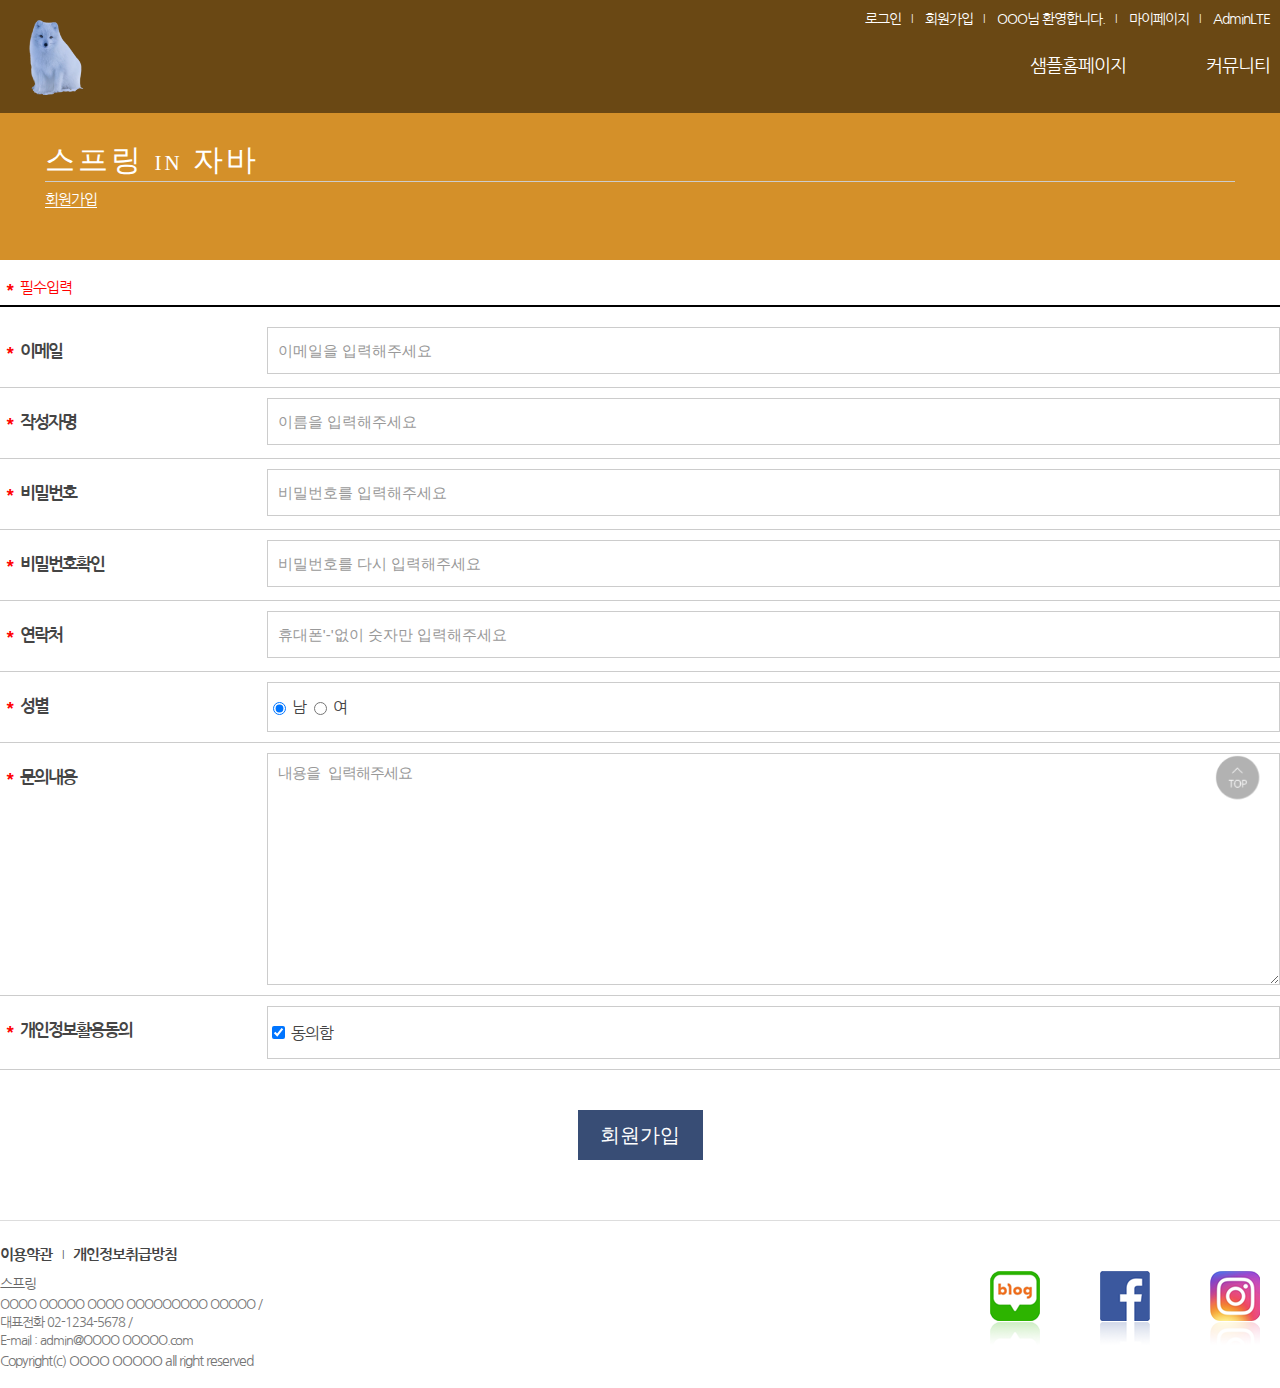
<file: home/join.html>
<!DOCTYPE html>
<html lang="ko">
<head>
<title> 스프링 </title>
<meta name="viewport" content="width=device-width, initial-scale=1, minimum-scale=1, maximum-scale=1">
<meta charset="utf-8" />
<meta http-equiv="X-UA-Compatible" content="IE=edge">
<!-- 제이쿼리 코어 임포트 -->
<script src='/home/js/jquery-3.6.0.js'></script>
<!-- 상단 바로가기 링크 시 부드럽게 상단으로 이동하는 JS 임포트 -->
<script src="/home/js/jquery.smooth-scroll.min.js"></script>
<!-- 화면을 reset시키는 style을 임포트 : cross 브라우징을 처리하기 위해서
chrome, IE, Edge, Safari, Fire Fox 에서 H1, p, ul, div 등 태그들의 크기가 조금씩 다 틀림
그래서 초기화 시켜줘야됨, 모든 브라우저에서 똑같이 보이게 위한 절차 reset.css-->
<link rel="stylesheet" href="/home/css/reset.css">
<!-- 사용자 정의형 스타일 + 스크립트 추가 -->
<link rel="stylesheet" href="/home/css/mobile.css">
<!-- 태블릿용 CSS 임포트 -->
<link rel="stylesheet" href="/home/css/tablet.css">
<!-- pc용 CSS 임포트 -->
<link rel="stylesheet" href="/home/css/pc.css">
<!-- 게시판용 CSS 임포트 -->
<link rel="stylesheet" href="/home/css/board.css">
<script src='/home/js/main.js'></script>
<!-- 메인 슬라이드 코어 임포트 -->
<script src="/home/js/slideMain.js"></script>
<!-- html5가 아닌 js로 유효성 검사 2개 코어 -->
<script src="/home/js/jquery.validate.js"></script>
<script src="/home/js/additional-methods.js"></script>
<style>
/* 모바일용 로그인 스타일 */
/* // 모바일용 로그인 스타일 끝 */
@media all and (min-width:801px) {
	
}
/* PC용 메인 페이지 스타일 지정 */
@media all and (min-width:1066px){ /*and랑 min 값 떨어져있어야함*/
}
</style>
<script>
//여기서 부터 실행. 메인페이지 슬라이드 호출 부문
$(document).ready(function(){
    $('.appForm').validate({
        rules : {
            password : "required", //필수 입력값 공백체크
            password_chk : {
                equalTo :'#password_lbl' //input 태그의 ID 값과 비교
            }

        }
    });
    //유효성 검사 확인 메세지를 한글로 출력하기
    $.extend($.validator.messages, {
        required :"필수 입력 항목입니다.",
        email : "유효하지않은 E-mail주소 입니다.",
        digits : "숫자만 입력해주세요!",
        equalTo : "비밀번호를 일치해주세요!"
    });
});
</script>
</head>
<body>
    <!-- 헤더에서 푸터까지 -->
<div id="wrap">
	<!-- 헤더 상단메뉴 영역 -->
	<header id="header">
		<div class="header_area box_inner clear">
			<!-- 상단로고영역 -->
			<h1><a href="index.html">스프링 in 자바</a></h1>
			<!-- //상단로고영역 -->
			
			<!-- 상단메뉴메뉴영역 -->
			<p class="openMOgnb">
                <a href="#">
                <b class="hdd">메뉴열기</b>
                 <span></span><span></span><span></span>
                </a>
            </p>
			<div class="header_cont">
				<ul class="util clear">
					<li><a href="login.html">로그인</a></li>
					<li><a href="join.html">회원가입</a></li>
					<!-- 로그인 후 보이는 메뉴(아래) -->
					<li><a href="#">OOO님 환영합니다.</a></li>
					<li><a href="mypage.html">마이페이지</a></li>
					<li><a href="../admin/home.html">AdminLTE</a></li>
				</ul>	
				<nav>
				<ul class="gnb clear">
					<li><a href="board_list.html" class="openAll1">샘플홈페이지</a>

                        <div class="gnb_depth gnb_depth2_1">
                            <ul class="submenu_list">
                                <li><a href="board_list.html">반응형홈페이지</a></li>
                            </ul>
                        </div>
					</li>
					<li><a href="board_list.html" class="openAll2">커뮤니티</a>
				        <div class="gnb_depth gnb_depth2_2">
                            <ul class="submenu_list">
                                <li><a href="board_list.html">공지사항</a></li>
                                <li><a href="board_list.html">겔러리게시판</a></li>
                            </ul>
                        </div>
					</li>
				</ul>
                </nav>
				<p class="closePop"><a href="javascript:;">닫기</a></p>
			</div>
			<!-- //상단메뉴메뉴영역 -->
		</div>
	</header>
	<!-- //헤더 상단메뉴 영역 -->
<!-- 메인 컨텐츠 시작, 메인 컨텐츠 영역만 변경됨  -->
<div id="container">
    <!-- 메인상단위치표시영역 -->
    <div class="location_area customer">
        <div class="box_inner">
            <h2 class="tit_page">스프링 <span class="in">in</span> 자바</h2>
            <p class="location">고객센터 <span class="path">/</span> 회원가입</p>
            <ul class="page_menu clear">
                <li><a href="#" class="on">회원가입</a></li>
            </ul>
        </div>
    </div>	
    <!-- //메인상단위치표시영역 -->

    <!-- 메인본문영역 -->
    <div class="bodytext_area box_inner">
        <!-- 폼영역 -->
        <form method="POST" name="join_form" action="join.html" class="appForm">
            <fieldset>
                <legend>회원가입폼</legend>
                <p class="info_pilsoo pilsoo_item">필수입력</p>
                <ul class="app_list">
                    <li class="clear">
                        <label for="email_lbl" class="tit_lbl pilsoo_item">이메일</label>
                        <div class="app_content"><input type="email" name="email" class="w100p" id="email_lbl" placeholder="이메일을 입력해주세요" required/></div>
                    </li>
                    <li class="clear">
                        <label for="name_lbl" class="tit_lbl pilsoo_item">작성자명</label>
                        <div class="app_content"><input type="text" name="name" class="w100p" id="name_lbl" placeholder="이름을 입력해주세요" required/></div>
                    </li>
                    <li class="clear">
                        <label for="password_lbl" class="tit_lbl pilsoo_item">비밀번호</label>
                        <div class="app_content"><input type="password" name="password" class="w100p" id="password_lbl" placeholder="비밀번호를 입력해주세요" required/></div>
                    </li>
                    <li class="clear">
                        <label for="password_chk_lbl" class="tit_lbl pilsoo_item">비밀번호확인</label>
                        <div class="app_content"><input type="password" name="password_chk" class="w100p" id="password_chk_lbl" placeholder="비밀번호를 다시 입력해주세요" required/></div>
                    </li>
                    <li class="clear">
                        <label for="tel_lbl" class="tit_lbl pilsoo_item">연락처</label>
                        <div class="app_content"><input type="digits" name="tel" class="w100p" id="tel_lbl" placeholder="휴대폰'-'없이 숫자만 입력해주세요" required/></div>
                    </li>
                    <li class="clear">
                        <label for="gender_lbl" class="tit_lbl pilsoo_item">성별</label>
                        <div class="app_content radio_area">
                            <input type="radio" name="gender" class="css-radio" id="man_lbl" checked="" />
                            <label for="man_lbl">남</label>
                            <input type="radio" name="gender" class="css-radio" id="woman_lbl" />
                            <label for="woman_lbl">여</label>
                        </div>
                    </li>
                    <li class="clear">
                        <label for="comment_lbl" class="tit_lbl pilsoo_item">문의내용</label>
                        <div class="app_content"><textarea name="comment" class="w100p" id="comment_lbl" placeholder="내용을 입력해주세요" required></textarea></div>
                    </li>
                    <li class="clear">
                        <label for="agree_lbl" class="tit_lbl pilsoo_item">개인정보활용동의</label>
                        <div class="app_content checkbox_area"><input type="checkbox" name="agree" class="css-checkbox" id="agree_lbl" required checked/>
                        <label for="agree_lbl" class="agree">동의함</label>
                        </div>
                    </li>
                </ul>
                <p class="btn_line">
                <button class="btn_baseColor">회원가입</button>
                </p>	
            </fieldset>
        </form>
        <!-- //폼영역 -->
    </div>
    <!-- //메인본문영역 -->
</div>
<!-- //메인 컨텐츠 끝 -->
	<!-- 푸터 메뉴 및 사업자 정보 영역 -->
	<footer>
		<div class="foot_area box_inner">
			<ul class="foot_list clear">
				<li><a href="javascript:;">이용약관</a></li>
				<li><a href="javascript:;">개인정보취급방침</a></li>
			</ul>
			<h2>스프링</h2>
            <p class="addr">OOOO OOOOO OOOO OOOOOOOOO OOOOO <span class="gubun">/</span>        
				<span class="br_line">대표전화 <span class="space0">02-1234-5678</span> <span class="gubun">/</span>        
					<span class="br_line">E-mail : <span class="space0"> admin@OOOO OOOOO.com</span></span>
				</span>
			</p>
			<p class="copy box_inner">Copyright(c) OOOO OOOOO all right reserved</p>
			<ul class="snslink clear">
				<li><a href="javascript:;">blog</a></li>
				<li><a href="javascript:;">facebook</a></li>
				<li><a href="javascript:;">instargram</a></li>
			</ul>
		</div>
	</footer>
	<!-- //푸터 메뉴 및 주소 영역 -->
</div>
<!-- //헤더에서 푸터까지 -->

<!-- 하단 퀵메뉴 영역 -->
<div class="quick_area">
	<p class="to_top"><a href="#wrap" class="s_point">TOP</a></p>
</div>
<!-- //하단 퀵메뉴 영역 -->
</body>
</html>
</file>
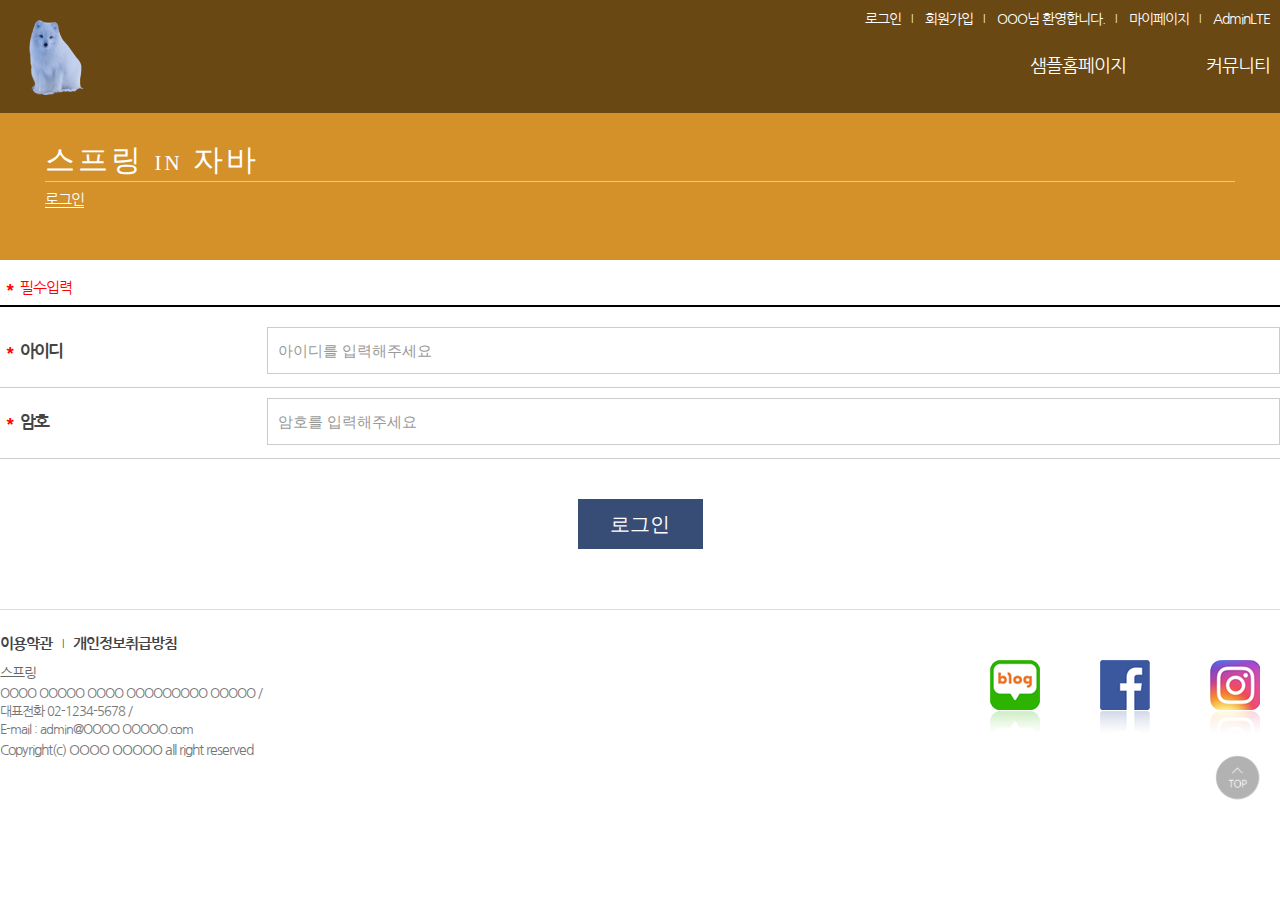
<file: home/login.html>
<!DOCTYPE html>
<html lang="ko">
<head>
<title> 스프링 </title>
<meta name="viewport" content="width=device-width, initial-scale=1, minimum-scale=1, maximum-scale=1">
<meta charset="utf-8" />
<meta http-equiv="X-UA-Compatible" content="IE=edge">
<!-- 제이쿼리 코어 임포트 -->
<script src='/home/js/jquery-3.6.0.js'></script>
<!-- 상단 바로가기 링크 시 부드럽게 상단으로 이동하는 JS 임포트 -->
<script src="/home/js/jquery.smooth-scroll.min.js"></script>
<!-- 화면을 reset시키는 style을 임포트 : cross 브라우징을 처리하기 위해서
chrome, IE, Edge, Safari, Fire Fox 에서 H1, p, ul, div 등 태그들의 크기가 조금씩 다 틀림
그래서 초기화 시켜줘야됨, 모든 브라우저에서 똑같이 보이게 위한 절차 reset.css-->
<link rel="stylesheet" href="/home/css/reset.css">
<!-- 사용자 정의형 스타일 + 스크립트 추가 -->
<link rel="stylesheet" href="/home/css/mobile.css">
<!-- 태블릿용 CSS 임포트 -->
<link rel="stylesheet" href="/home/css/tablet.css">
<!-- pc용 CSS 임포트 -->
<link rel="stylesheet" href="/home/css/pc.css">
<!-- 게시판용 CSS 임포트 -->
<link rel="stylesheet" href="/home/css/board.css">
<script src='/home/js/main.js'></script>
<!-- 메인 슬라이드 코어 임포트 -->
<script src="/home/js/slideMain.js"></script>
<style>
/* 모바일용 로그인 스타일 */

/* // 모바일용 로그인 스타일 끝 */
@media all and (min-width:801px) {
	
}
/* PC용 메인 페이지 스타일 지정 */
@media all and (min-width:1066px){ /*and랑 min 값 떨어져있어야함*/
}
</style>
<script>
//여기서 부터 실행. 메인페이지 슬라이드 호출 부문
$(document).ready(function(){
});
</script>
</head>
<body>
    <!-- 헤더에서 푸터까지 -->
<div id="wrap">
	<!-- 헤더 상단메뉴 영역 -->
	<header id="header">
		<div class="header_area box_inner clear">
			<!-- 상단로고영역 -->
			<h1><a href="index.html">스프링 in 자바</a></h1>
			<!-- //상단로고영역 -->
			
			<!-- 상단메뉴메뉴영역 -->
			<p class="openMOgnb">
                <a href="#">
                <b class="hdd">메뉴열기</b>
                 <span></span><span></span><span></span>
                </a>
            </p>
			<div class="header_cont">
				<ul class="util clear">
					<li><a href="login.html">로그인</a></li>
					<li><a href="join.html">회원가입</a></li>
					<!-- 로그인 후 보이는 메뉴(아래) -->
					<li><a href="#">OOO님 환영합니다.</a></li>
					<li><a href="mypage.html">마이페이지</a></li>
					<li><a href="../admin/home.html">AdminLTE</a></li>
				</ul>	
				<nav>
				<ul class="gnb clear">
					<li><a href="board_list.html" class="openAll1">샘플홈페이지</a>

                        <div class="gnb_depth gnb_depth2_1">
                            <ul class="submenu_list">
                                <li><a href="board_list.html">반응형홈페이지</a></li>
                            </ul>
                        </div>
					</li>
					<li><a href="board_list.html" class="openAll2">커뮤니티</a>
				        <div class="gnb_depth gnb_depth2_2">
                            <ul class="submenu_list">
                                <li><a href="board_list.html">공지사항</a></li>
                                <li><a href="board_list.html">겔러리게시판</a></li>
                            </ul>
                        </div>
					</li>
				</ul>
                </nav>
				<p class="closePop"><a href="javascript:;">닫기</a></p>
			</div>
			<!-- //상단메뉴메뉴영역 -->
		</div>
	</header>
	<!-- //헤더 상단메뉴 영역 -->
<!-- 메인 컨텐츠 시작, 메인 컨텐츠 영역만 변경됨  -->
<div id="container">
<!-- 메인상단위치표시영역 -->
<div class="location_area customer">
    <div class="box_inner">
        <h2 class="tit_page">스프링 <span class="in">in</span> 자바</h2>
        <p class="location">고객센터 <span class="path">/</span> 로그인</p>
        <ul class="page_menu clear">
            <li><a href="#" class="on">로그인</a></li>
        </ul>
    </div>
</div>	
<!-- //메인상단위치표시영역 -->

<!-- 메인본문영역 -->
<div class="bodytext_area box_inner">
    <!-- 폼영역 -->
    <form method="POST" name="login_form" action="login.html" class="appForm">
        <fieldset>
            <legend>로그인폼</legend>
            <p class="info_pilsoo pilsoo_item">필수입력</p>
            <ul class="app_list">
                <li class="clear">
                    <label for="id_lbl" class="tit_lbl pilsoo_item">아이디</label>
                    <div class="app_content"><input type="text" name="id" class="w100p" id="id_lbl" placeholder="아이디를 입력해주세요" required/></div>
                </li>
                <li class="clear">
                    <label for="password_lbl" class="tit_lbl pilsoo_item">암호</label>
                    <div class="app_content"><input type="password" name="password" class="w100p" id="password_lbl" placeholder="암호를 입력해주세요" required/></div>
                </li>

            </ul>
            <p class="btn_line">
            <button class="btn_baseColor">로그인</button>
            </p>	
        </fieldset>
    </form>
    <!-- //폼영역 -->
</div>
<!-- //메인본문영역 -->
</div>
<!-- //메인 컨텐츠 끝 -->
	<!-- 푸터 메뉴 및 사업자 정보 영역 -->
	<footer>
		<div class="foot_area box_inner">
			<ul class="foot_list clear">
				<li><a href="javascript:;">이용약관</a></li>
				<li><a href="javascript:;">개인정보취급방침</a></li>
			</ul>
			<h2>스프링</h2>
            <p class="addr">OOOO OOOOO OOOO OOOOOOOOO OOOOO <span class="gubun">/</span>        
				<span class="br_line">대표전화 <span class="space0">02-1234-5678</span> <span class="gubun">/</span>        
					<span class="br_line">E-mail : <span class="space0"> admin@OOOO OOOOO.com</span></span>
				</span>
			</p>
			<p class="copy box_inner">Copyright(c) OOOO OOOOO all right reserved</p>
			<ul class="snslink clear">
				<li><a href="javascript:;">blog</a></li>
				<li><a href="javascript:;">facebook</a></li>
				<li><a href="javascript:;">instargram</a></li>
			</ul>
		</div>
	</footer>
	<!-- //푸터 메뉴 및 주소 영역 -->
</div>
<!-- //헤더에서 푸터까지 -->

<!-- 하단 퀵메뉴 영역 -->
<div class="quick_area">
	<p class="to_top"><a href="#wrap" class="s_point">TOP</a></p>
</div>
<!-- //하단 퀵메뉴 영역 -->
</body>
</html>
</file>
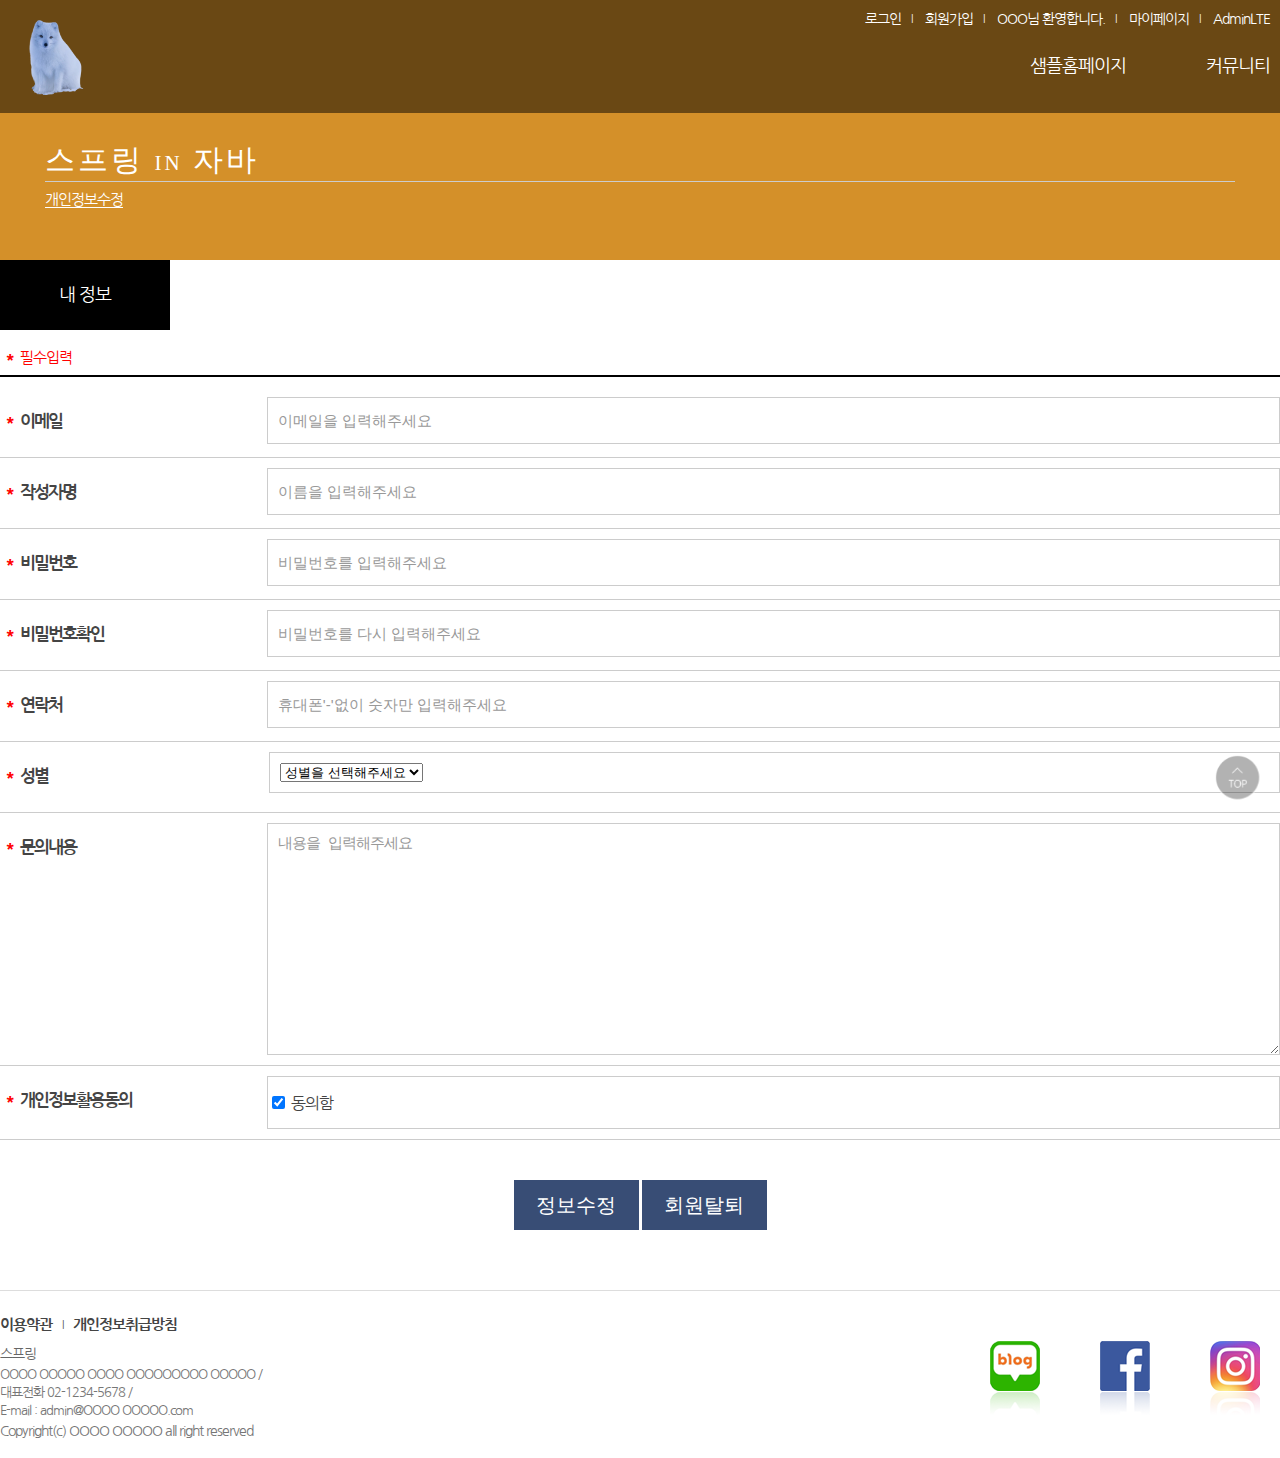
<file: home/mypage.html>
<!DOCTYPE html>
<html lang="ko">
<head>
<title> 마이페이지 </title>
<meta name="viewport" content="width=device-width, initial-scale=1, minimum-scale=1, maximum-scale=1">
<meta charset="utf-8" />
<meta http-equiv="X-UA-Compatible" content="IE=edge">
<!-- 제이쿼리 코어 임포트 -->
<script src='/home/js/jquery-3.6.0.js'></script>
<!-- 상단 바로가기 링크 시 부드럽게 상단으로 이동하는 JS 임포트 -->
<script src="/home/js/jquery.smooth-scroll.min.js"></script>
<!-- 화면을 reset시키는 style을 임포트 : cross 브라우징을 처리하기 위해서
chrome, IE, Edge, Safari, Fire Fox 에서 H1, p, ul, div 등 태그들의 크기가 조금씩 다 틀림
그래서 초기화 시켜줘야됨, 모든 브라우저에서 똑같이 보이게 위한 절차 reset.css-->
<link rel="stylesheet" href="/home/css/reset.css">
<!-- 사용자 정의형 스타일 + 스크립트 추가 -->
<link rel="stylesheet" href="/home/css/mobile.css">
<!-- 태블릿용 CSS 임포트 -->
<link rel="stylesheet" href="/home/css/tablet.css">
<!-- pc용 CSS 임포트 -->
<link rel="stylesheet" href="/home/css/pc.css">
<!-- 게시판용 CSS 임포트 -->
<link rel="stylesheet" href="/home/css/board.css">
<script src='/home/js/main.js'></script>
<!-- 메인 슬라이드 코어 임포트 -->
<script src="/home/js/slideMain.js"></script>
<!-- html5가 아닌 js로 유효성 검사 2개 코어 -->
<script src="/home/js/jquery.validate.js"></script>
<script src="/home/js/additional-methods.js"></script>
<style>
/* 모바일용 마이페이지 스타일 */
.myinfo {
    width: 170px;
    height: 70px;
    line-height: 70px;
    text-align: center;
    font-size: 18px;
    background: #000;
    color: #fff;
}
.radio_area {
    padding: 10px;
    box-sizing: border-box;
}
.gender {
    padding: 4px 10px;
    font-size: 14px;
}
/* // 모바일용 마이페이지 스타일 끝 */
@media all and (min-width:801px) {
	
}
/* PC용 메인 페이지 스타일 지정 */
@media all and (min-width:1066px){ /*and랑 min 값 떨어져있어야함*/
}
</style>
<script>
//여기서 부터 실행. 메인페이지 슬라이드 호출 부문
$(document).ready(function(){
    $('.appForm').validate({
        rules : {
            password : "required", //필수 입력값 공백체크
            password_chk : {
                equalTo :'#password_lbl' //input 태그의 ID 값과 비교
            }

        }
    });
    //유효성 검사 확인 메세지를 한글로 출력하기
    $.extend($.validator.messages, {
        required :"필수 입력 항목입니다.",
        email : "유효하지않은 E-mail주소 입니다.",
        digits : "숫자만 입력해주세요!",
        equalTo : "비밀번호를 일치해주세요!"
    });
});
</script>
</head>
<body>
    <!-- 헤더에서 푸터까지 -->
<div id="wrap">
	<!-- 헤더 상단메뉴 영역 -->
	<header id="header">
		<div class="header_area box_inner clear">
			<!-- 상단로고영역 -->
			<h1><a href="index.html">스프링 in 자바</a></h1>
			<!-- //상단로고영역 -->
			
			<!-- 상단메뉴메뉴영역 -->
			<p class="openMOgnb">
                <a href="#">
                <b class="hdd">메뉴열기</b>
                 <span></span><span></span><span></span>
                </a>
            </p>
			<div class="header_cont">
				<ul class="util clear">
					<li><a href="login.html">로그인</a></li>
					<li><a href="join.html">회원가입</a></li>
					<!-- 로그인 후 보이는 메뉴(아래) -->
					<li><a href="#">OOO님 환영합니다.</a></li>
					<li><a href="mypage.html">마이페이지</a></li>
					<li><a href="../admin/home.html">AdminLTE</a></li>
				</ul>	
				<nav>
				<ul class="gnb clear">
					<li><a href="board_list.html" class="openAll1">샘플홈페이지</a>

                        <div class="gnb_depth gnb_depth2_1">
                            <ul class="submenu_list">
                                <li><a href="board_list.html">반응형홈페이지</a></li>
                            </ul>
                        </div>
					</li>
					<li><a href="board_list.html" class="openAll2">커뮤니티</a>
				        <div class="gnb_depth gnb_depth2_2">
                            <ul class="submenu_list">
                                <li><a href="board_list.html">공지사항</a></li>
                                <li><a href="board_list.html">겔러리게시판</a></li>
                            </ul>
                        </div>
					</li>
				</ul>
                </nav>
				<p class="closePop"><a href="javascript:;">닫기</a></p>
			</div>
			<!-- //상단메뉴메뉴영역 -->
		</div>
	</header>
	<!-- //헤더 상단메뉴 영역 -->
<!-- 메인 컨텐츠 시작, 메인 컨텐츠 영역만 변경됨  -->
<div id="container">
    <!-- 메인상단위치표시영역 -->
    <div class="location_area customer">
        <div class="box_inner">
            <h2 class="tit_page">스프링 <span class="in">in</span> 자바</h2>
            <p class="location">고객센터 <span class="path">/</span> 개인정보수정</p>
            <ul class="page_menu clear">
                <li><a href="#" class="on">개인정보수정</a></li>
            </ul>
        </div>
    </div>	
    <!-- //메인상단위치표시영역 -->

    <!-- 메인본문영역 -->
    <div class="bodytext_area box_inner">
        <div class="myinfo">내 정보</div>
        <!-- 폼영역 -->
        <form method="POST" name="join_form" action="join.html" class="appForm">
            <fieldset>
                <legend>회원가입폼</legend>
                <p class="info_pilsoo pilsoo_item">필수입력</p>
                <ul class="app_list">
                    <li class="clear">
                        <label for="email_lbl" class="tit_lbl pilsoo_item">이메일</label>
                        <div class="app_content"><input type="email" name="email" class="w100p" id="email_lbl" placeholder="이메일을 입력해주세요" required/></div>
                    </li>
                    <li class="clear">
                        <label for="name_lbl" class="tit_lbl pilsoo_item">작성자명</label>
                        <div class="app_content"><input type="text" name="name" class="w100p" id="name_lbl" placeholder="이름을 입력해주세요" required/></div>
                    </li>
                    <li class="clear">
                        <label for="password_lbl" class="tit_lbl pilsoo_item">비밀번호</label>
                        <div class="app_content"><input type="password" name="password" class="w100p" id="password_lbl" placeholder="비밀번호를 입력해주세요" required/></div>
                    </li>
                    <li class="clear">
                        <label for="password_chk_lbl" class="tit_lbl pilsoo_item">비밀번호확인</label>
                        <div class="app_content"><input type="password" name="password_chk" class="w100p" id="password_chk_lbl" placeholder="비밀번호를 다시 입력해주세요" required/></div>
                    </li>
                    <li class="clear">
                        <label for="tel_lbl" class="tit_lbl pilsoo_item">연락처</label>
                        <div class="app_content"><input type="digits" name="tel" class="w100p" id="tel_lbl" placeholder="휴대폰'-'없이 숫자만 입력해주세요" required/></div>
                    </li>
                    <li class="clear">
                        <label for="gender_lbl" class="tit_lbl pilsoo_item">성별</label>
                        <div class="app_content radio_area">
                            <select name="gender" id="gender"required>
                                <option value="" selected>성별을 선택해주세요</option>
                                <option value="male">남자</option>
                                <option value="female">여자</option>
                            </select>
                        </div>
                    </li>
                    <li class="clear">
                        <label for="comment_lbl" class="tit_lbl pilsoo_item">문의내용</label>
                        <div class="app_content"><textarea name="comment" class="w100p" id="comment_lbl" placeholder="내용을 입력해주세요" required></textarea></div>
                    </li>
                    <li class="clear">
                        <label for="agree_lbl" class="tit_lbl pilsoo_item">개인정보활용동의</label>
                        <div class="app_content checkbox_area"><input type="checkbox" name="agree" class="css-checkbox" id="agree_lbl" required checked/>
                        <label for="agree_lbl" class="agree">동의함</label>
                        </div>
                    </li>
                </ul>
                <p class="btn_line">
                <button class="btn_baseColor">정보수정</button>
                <button class="btn_baseColor">회원탈퇴</button>
                </p>	
            </fieldset>
        </form>
        <!-- //폼영역 -->
    </div>
    <!-- //메인본문영역 -->
</div>
<!-- //메인 컨텐츠 끝 -->
	<!-- 푸터 메뉴 및 사업자 정보 영역 -->
	<footer>
		<div class="foot_area box_inner">
			<ul class="foot_list clear">
				<li><a href="javascript:;">이용약관</a></li>
				<li><a href="javascript:;">개인정보취급방침</a></li>
			</ul>
			<h2>스프링</h2>
            <p class="addr">OOOO OOOOO OOOO OOOOOOOOO OOOOO <span class="gubun">/</span>        
				<span class="br_line">대표전화 <span class="space0">02-1234-5678</span> <span class="gubun">/</span>        
					<span class="br_line">E-mail : <span class="space0"> admin@OOOO OOOOO.com</span></span>
				</span>
			</p>
			<p class="copy box_inner">Copyright(c) OOOO OOOOO all right reserved</p>
			<ul class="snslink clear">
				<li><a href="javascript:;">blog</a></li>
				<li><a href="javascript:;">facebook</a></li>
				<li><a href="javascript:;">instargram</a></li>
			</ul>
		</div>
	</footer>
	<!-- //푸터 메뉴 및 주소 영역 -->
</div>
<!-- //헤더에서 푸터까지 -->

<!-- 하단 퀵메뉴 영역 -->
<div class="quick_area">
	<p class="to_top"><a href="#wrap" class="s_point">TOP</a></p>
</div>
<!-- //하단 퀵메뉴 영역 -->
</body>
</html>
</file>
<file: admin/plugins/daterangepicker/daterangepicker.css>
.daterangepicker {
  position: absolute;
  color: inherit;
  background-color: #fff;
  border-radius: 4px;
  border: 1px solid #ddd;
  width: 278px;
  max-width: none;
  padding: 0;
  margin-top: 7px;
  top: 100px;
  left: 20px;
  z-index: 3001;
  display: none;
  font-family: arial;
  font-size: 15px;
  line-height: 1em;
}

.daterangepicker:before, .daterangepicker:after {
  position: absolute;
  display: inline-block;
  border-bottom-color: rgba(0, 0, 0, 0.2);
  content: '';
}

.daterangepicker:before {
  top: -7px;
  border-right: 7px solid transparent;
  border-left: 7px solid transparent;
  border-bottom: 7px solid #ccc;
}

.daterangepicker:after {
  top: -6px;
  border-right: 6px solid transparent;
  border-bottom: 6px solid #fff;
  border-left: 6px solid transparent;
}

.daterangepicker.opensleft:before {
  right: 9px;
}

.daterangepicker.opensleft:after {
  right: 10px;
}

.daterangepicker.openscenter:before {
  left: 0;
  right: 0;
  width: 0;
  margin-left: auto;
  margin-right: auto;
}

.daterangepicker.openscenter:after {
  left: 0;
  right: 0;
  width: 0;
  margin-left: auto;
  margin-right: auto;
}

.daterangepicker.opensright:before {
  left: 9px;
}

.daterangepicker.opensright:after {
  left: 10px;
}

.daterangepicker.drop-up {
  margin-top: -7px;
}

.daterangepicker.drop-up:before {
  top: initial;
  bottom: -7px;
  border-bottom: initial;
  border-top: 7px solid #ccc;
}

.daterangepicker.drop-up:after {
  top: initial;
  bottom: -6px;
  border-bottom: initial;
  border-top: 6px solid #fff;
}

.daterangepicker.single .daterangepicker .ranges, .daterangepicker.single .drp-calendar {
  float: none;
}

.daterangepicker.single .drp-selected {
  display: none;
}

.daterangepicker.show-calendar .drp-calendar {
  display: block;
}

.daterangepicker.show-calendar .drp-buttons {
  display: block;
}

.daterangepicker.auto-apply .drp-buttons {
  display: none;
}

.daterangepicker .drp-calendar {
  display: none;
  max-width: 270px;
}

.daterangepicker .drp-calendar.left {
  padding: 8px 0 8px 8px;
}

.daterangepicker .drp-calendar.right {
  padding: 8px;
}

.daterangepicker .drp-calendar.single .calendar-table {
  border: none;
}

.daterangepicker .calendar-table .next span, .daterangepicker .calendar-table .prev span {
  color: #fff;
  border: solid black;
  border-width: 0 2px 2px 0;
  border-radius: 0;
  display: inline-block;
  padding: 3px;
}

.daterangepicker .calendar-table .next span {
  transform: rotate(-45deg);
  -webkit-transform: rotate(-45deg);
}

.daterangepicker .calendar-table .prev span {
  transform: rotate(135deg);
  -webkit-transform: rotate(135deg);
}

.daterangepicker .calendar-table th, .daterangepicker .calendar-table td {
  white-space: nowrap;
  text-align: center;
  vertical-align: middle;
  min-width: 32px;
  width: 32px;
  height: 24px;
  line-height: 24px;
  font-size: 12px;
  border-radius: 4px;
  border: 1px solid transparent;
  white-space: nowrap;
  cursor: pointer;
}

.daterangepicker .calendar-table {
  border: 1px solid #fff;
  border-radius: 4px;
  background-color: #fff;
}

.daterangepicker .calendar-table table {
  width: 100%;
  margin: 0;
  border-spacing: 0;
  border-collapse: collapse;
}

.daterangepicker td.available:hover, .daterangepicker th.available:hover {
  background-color: #eee;
  border-color: transparent;
  color: inherit;
}

.daterangepicker td.week, .daterangepicker th.week {
  font-size: 80%;
  color: #ccc;
}

.daterangepicker td.off, .daterangepicker td.off.in-range, .daterangepicker td.off.start-date, .daterangepicker td.off.end-date {
  background-color: #fff;
  border-color: transparent;
  color: #999;
}

.daterangepicker td.in-range {
  background-color: #ebf4f8;
  border-color: transparent;
  color: #000;
  border-radius: 0;
}

.daterangepicker td.start-date {
  border-radius: 4px 0 0 4px;
}

.daterangepicker td.end-date {
  border-radius: 0 4px 4px 0;
}

.daterangepicker td.start-date.end-date {
  border-radius: 4px;
}

.daterangepicker td.active, .daterangepicker td.active:hover {
  background-color: #357ebd;
  border-color: transparent;
  color: #fff;
}

.daterangepicker th.month {
  width: auto;
}

.daterangepicker td.disabled, .daterangepicker option.disabled {
  color: #999;
  cursor: not-allowed;
  text-decoration: line-through;
}

.daterangepicker select.monthselect, .daterangepicker select.yearselect {
  font-size: 12px;
  padding: 1px;
  height: auto;
  margin: 0;
  cursor: default;
}

.daterangepicker select.monthselect {
  margin-right: 2%;
  width: 56%;
}

.daterangepicker select.yearselect {
  width: 40%;
}

.daterangepicker select.hourselect, .daterangepicker select.minuteselect, .daterangepicker select.secondselect, .daterangepicker select.ampmselect {
  width: 50px;
  margin: 0 auto;
  background: #eee;
  border: 1px solid #eee;
  padding: 2px;
  outline: 0;
  font-size: 12px;
}

.daterangepicker .calendar-time {
  text-align: center;
  margin: 4px auto 0 auto;
  line-height: 30px;
  position: relative;
}

.daterangepicker .calendar-time select.disabled {
  color: #ccc;
  cursor: not-allowed;
}

.daterangepicker .drp-buttons {
  clear: both;
  text-align: right;
  padding: 8px;
  border-top: 1px solid #ddd;
  display: none;
  line-height: 12px;
  vertical-align: middle;
}

.daterangepicker .drp-selected {
  display: inline-block;
  font-size: 12px;
  padding-right: 8px;
}

.daterangepicker .drp-buttons .btn {
  margin-left: 8px;
  font-size: 12px;
  font-weight: bold;
  padding: 4px 8px;
}

.daterangepicker.show-ranges.single.rtl .drp-calendar.left {
  border-right: 1px solid #ddd;
}

.daterangepicker.show-ranges.single.ltr .drp-calendar.left {
  border-left: 1px solid #ddd;
}

.daterangepicker.show-ranges.rtl .drp-calendar.right {
  border-right: 1px solid #ddd;
}

.daterangepicker.show-ranges.ltr .drp-calendar.left {
  border-left: 1px solid #ddd;
}

.daterangepicker .ranges {
  float: none;
  text-align: left;
  margin: 0;
}

.daterangepicker.show-calendar .ranges {
  margin-top: 8px;
}

.daterangepicker .ranges ul {
  list-style: none;
  margin: 0 auto;
  padding: 0;
  width: 100%;
}

.daterangepicker .ranges li {
  font-size: 12px;
  padding: 8px 12px;
  cursor: pointer;
}

.daterangepicker .ranges li:hover {
  background-color: #eee;
}

.daterangepicker .ranges li.active {
  background-color: #08c;
  color: #fff;
}

/*  Larger Screen Styling */
@media (min-width: 564px) {
  .daterangepicker {
    width: auto;
  }

  .daterangepicker .ranges ul {
    width: 140px;
  }

  .daterangepicker.single .ranges ul {
    width: 100%;
  }

  .daterangepicker.single .drp-calendar.left {
    clear: none;
  }

  .daterangepicker.single .ranges, .daterangepicker.single .drp-calendar {
    float: left;
  }

  .daterangepicker {
    direction: ltr;
    text-align: left;
  }

  .daterangepicker .drp-calendar.left {
    clear: left;
    margin-right: 0;
  }

  .daterangepicker .drp-calendar.left .calendar-table {
    border-right: none;
    border-top-right-radius: 0;
    border-bottom-right-radius: 0;
  }

  .daterangepicker .drp-calendar.right {
    margin-left: 0;
  }

  .daterangepicker .drp-calendar.right .calendar-table {
    border-left: none;
    border-top-left-radius: 0;
    border-bottom-left-radius: 0;
  }

  .daterangepicker .drp-calendar.left .calendar-table {
    padding-right: 8px;
  }

  .daterangepicker .ranges, .daterangepicker .drp-calendar {
    float: left;
  }
}

@media (min-width: 730px) {
  .daterangepicker .ranges {
    width: auto;
  }

  .daterangepicker .ranges {
    float: left;
  }

  .daterangepicker.rtl .ranges {
    float: right;
  }

  .daterangepicker .drp-calendar.left {
    clear: none !important;
  }
}
</file>
<file: home/css/mobile.css>
@charset "UTF-8";
@import url('https://fonts.googleapis.com/css2?family=Nanum+Gothic&display=swap');
/* 모바일용 메인페이지 스타일 지정(아래) */
/* 공통영역 */
body { /* body a 태그엔 적용이 않됩니다. */
    font-family: 'Nanum Gothic', sans-serif !important;
    font-size: 16px !important;/* important 중요함, body 폰트크기는 무조건 고정 */
    letter-spacing: -1px !important;
    color: #444 !important;
    word-wrap: break-word !important;/* 워드랩,줄바꿈할때 책
	가방(X) 단어가 분리가 않되면서(단어단위로) 줄바꿈이 됩니다. */
	line-height: 1 !important;/* 단위 1이면 16px 입니다. */
}
dl, ol, ul {margin-bottom: 0 !important;}
#container a:hover {color:#000 !important;}/* : 가상선택자, :: 가상요소 */
a:link {color: #444;}
a:hover {color: #fff !important;}
a:visited {color: #444;}
a {text-decoration: none;}/* 링크의 밑줄이 사라짐. */
.clear::after {
	content: '';
	clear: both;/* 태그의 위치를 지정하는 float:left|right 속성을 초기화 시킴 */
	display: block;/* float는 블럭 속성이 없어진것을 clear시키면, 다시 block속성 부여 */
}
/* //공통영역 */

/* 부트스트랩 CSS 수정 */
.txt_right {
	text-align: right !important;
}
.mt20 { /* mt 네이밍은 부트스트랩과 동일 */
	margin-top: 20px !important;
}
.w100p { /* 너비크기 100% percent  */
	width: 100% !important;
}
/* //부트스트랩 CSS 수정 */

/* 헤더영역 */
.on { /* .클래스선택자 */
	background: #32353d;
}
header { /* 태그선택자 */
	height: 90px;
	text-align: center;
	z-index: 200;/* z-index z순서: x(가로축),y(세로축),z(위쪽공간) */
	/* 빨간색 z-index:0 은 제일 아래, 녹색 z-index:1, 값을 높을수로 위쪽에 배치 */
	/* z-index를 200으로 주는 이유는 슬라이드 이미지 겹칠때 메뉴가 다른 태그에 가려지는 것을 방지 */
	background: rgba(0,0,0,0.5);/* alpha 약자: 투명도 크기 1:100%, 0.5:50% */
	position: absolute;/* relative 다른태그와 관계(기본값), 위치에서 다른태그에 영향을 받지않음 */
	left: 0; top:0;
	width: 100%;
}
.box_inner {
	width: 100%; margin: 0 auto;
}
/* //헤더영역 */
/* 로고영역 */
.header_area h1 {
	float: none;
	width: 100%;
	height: 50px;
	text-align: center;
	padding: 3px 0px 0px;/* 3px(상하) 0px(좌) 0px(우) */
}
.header_area h1 a {
	/* 로고는 이미지인데 글을 더한 이유는 웹접근성 때문에 추가(스크린리더:시각장애인용유틸리티)  */
	display: inline-block;
	width: 150px;
	height: 80px;
	background: url(/home/img/logo-removebg-preview.png) no-repeat;/* css3는 함수를 지원합니다. */
	background-size: 50px 60px !important;/* 백그라운드 이미지 사이즈 가로50px, 세로60px */
	background-position: center center !important;/* 이미지위치가 가로 가운데, 세로 가운데정렬 */
	text-indent: -9999px;/* 들여쓰기 이미지만 보이고, 글자는 숨기기 위치 */
	overflow: hidden;
}
/* //로고영역 */

/* 상단메뉴영역 */
.openMOgnb {
	/* gnb: global navigation bar 약자 메뉴명칭으로 사용 */
	display: block;
	position: absolute;
	left:15px;
	top:35px;
	width: 25px;
	height: 16px;
}
.hdd {
	text-indent: -9999px;
	position: absolute;
}
.openMOgnb span {
	box-sizing: border-box;/* 박스크기를 테두리까지 크기로 고정 */
	display: block;
	width: 25px; height: 3px;
	margin-bottom: 4px;
	border-radius: 10px;/* 테두리 라운드 처리 */
	background: #fff;
}
.openMOgnb span:first-of-type + span {width: 17px;} /* + 형제 인접연자 */
.openMOgnb span:last-child {
	/* width: 25px; */
	margin-bottom: 0px;
}
.header_cont {
	float: none;
	width: 100%;
	background: #31343d;
	margin-top: 36px;
	display: none;
}
.closePop {
	display: block;
	position: absolute;
	right: 0px;
	top: 15px;
}
.closePop a {
	display: block;
	width: 60px; height: 60px;
	text-indent: -9999px;
	overflow: hidden;
	background: url(/home/img/btn_closeMenu.png) no-repeat;
	background-size: 60px;
}
.util {padding: 20px;}
.header_cont a {
	color: #fff; font-size: 16px;
}
.util li {float: left;}
.util li::after {
	/* ::가상요소를 추가 */
	content: '|';
	display: inline-block;
	padding: 0 10px;
	color: #a2a2a3;
	font-size: 10px;
	position: relative;
	top:-2px;
}
.util li:last-child::after {
	/* 가상선택자 마지막 li태그에서 가성요소 추가 */
	content: '';
	display: none;
}
.gnb {
	float: none;
	box-sizing: border-box;
	padding-top: 0px;
	height: auto;
	border-top:1px solid #83868b;
}
.gnb li {
	float: left;
	width: 50%;
	text-align: left;
	box-sizing: border-box;/* width 50%안쪽에 테두리 까지 포함 */
	border-bottom: 1px solid #83868b;
}
.gnb li a {
	display: block;
	padding: 0px 0px 0px 65px;
	height: 60px;
	line-height: 60px;
	background: url(../img/ico_gnb01.png) no-repeat 10px center;/* 10px 가로위치, center 세로가운데정렬 */
	background-size: 49px 56px;
}
.gnb_depth {
	/* 2차(서브)메뉴 */
	display: none;
}
.gnb li + li a { /* 1차(대메뉴) li 태그중 2번째영역 */
	background-image: url(../img/ico_gnb02.png);	
}
.gnb li + li + li a { /* 1차(대메뉴) li 태그중 3번째영역 */
	background-image: url(../img/ico_gnb02.png);	
}
.gnb li + li + li + li a { /* 1차(대메뉴) li 태그중 4번째영역 */
	background-image: url(../img/ico_gnb02.png);	
}
.gnb li:nth-child(2n+1) {
	/* 2n+1 홀수번째의 li태그를 말함 */
	border-right: 1px solid #83868b;
}
/* //상단메뉴영역 */

/* 본문컨테이너영역 */
#container, footer, .hdd, .quick_area {
	text-align: center;
}
#container {
	position: relative;
	width: 100%;
	padding-bottom: 30px;
}
/* 슬라이드영역 */
.main_rolling_pc {
	display: block;
}
.visualRoll {
	position: relative;
	width: 100%;
}
.viewImgList {
	position: relative;
	width: 100%;
}
ul.viewImgList li {
	/* ul.클래스명: ul태그중 클래스명이 viewImgList 영역 */
	text-align: center;
	height: 300px;
	line-height: 550px;
	background-size: cover;/* 배경 이미지의 크기를 꽉 채우는 값 cover */
	width: 100%;
}
.roll_content a img {
	display: none;
}
li.imglist0 {
	position: relative; /* 기준위치 */
	z-index: 50;
	background: url(/home/img/main.jpg) no-repeat;
}
li.imglist1 {
	position: absolute;
	z-index: 10;
	left:0; top:0;
	background: url(/home/img/main2.jpg) no-repeat;
}
li.imglist2 {
	position: absolute;
	z-index: 10;
	left:0; top:0;
	background: url(/home/img/main3.jpg) no-repeat;
}
.roll_content {
	position: static;
}
.roll_content .roll_txtline {
	position: absolute;
	left:0;
	bottom: 60px;/* roll_content하단에서 60px 위에 위치 */
	width: 100%;
	line-height: 1;
	text-align: center;
	font-size: 22px;
	color: #fff;
	letter-spacing: 2px;
}
.rollbtnArea {
	position: absolute;/* 위치를 기준위치에서 고정시켜놓겠다 */
	width: 100%;
	left: 0px;
	bottom: 25px;
	z-index: 200;
}
.rollingbtn {
	width: 320px;
	margin: 0 auto;/* 버튼영역에 5개 들어가고, 가운데 정렬 시킴 */
	text-align: center;
}
.rollingbtn li.butt0 {
	margin-left: 10px;
}
.rollingbtn li {
	display: inline-block;
	margin-left: 5px;
}
.rollingbtn li a {
	vertical-align: top;/* img하고 다른태그사용시 다른 태그의 세로 정렬 */
}
/* //슬라이드영역 */
/* 겔러리최근게시물영역 */
.about_area h2 {
	font-size: 20px;
	padding: 27px 0px 25px;/* 27상하, 0좌, 25우 */
}
.about_area h2 b {
	display: block;/* 1개 라인 영역 모두차지 */
	padding-top: 10px;
}
.about_box {background: #fff;}
.place_list li {
	float: none;
	width: 100%;
	margin:0;
	box-sizing: border-box;
	padding: 0px 20px;
}
.place_list li img {
	width: 100%;/* 가로크기 반응형으로 만드는 방법 크기를 ~% 표시 */
}
.place_list li h3 {
	font-weight: bold;
	font-size: 18px;
	padding-top: 25px;
}
.place_list p.txt {
	padding: 10px 50px 30px;
	line-height: 1.4;
	box-sizing: border-box;
	width: 100%;
	overflow: hidden;
	word-break: keep-all;
	color: #666;
}
.place_list li .view {
	padding-bottom: 10px;
	margin: 0px 0px 30px;
	display: inline-block;
	padding-top: 5px;
	border-top: 2px solid #333;
	color: #666;
}
/* //겔러리최근게시물영역 */
/* 공지사항최근게시물영역 */
.app_line {display: none;} /* 태블릿,PC 전용 콘텐츠입니다. */
.appbbs_area {
	padding: 0px 20px;
	text-align: left;
}
.bbs_line {
	float: none;
	width: 100%;
	padding: 20px 0px;
	border-top: 1px solid #d6d7d8;
}
.bbs_line h3 {
	font-weight: bold;
	font-size: 19px;
}
.bbs_line .notice_recent {
	padding-top: 10px;
}
.bbs_line .notice_recent li {
	padding: 8px 0px;
}
/* //공지사항최근게시물영역 */

/* //본문컨테이너영역 */
/* 푸터스타일지정 */
footer {
	border-top: 1px solid #ddd;
	text-align: left;
}
.foot_area { /* 모바일에서는 의미없고, 테블릿이상에서 의미있는 스타일 */
	box-sizing: border-box;
	padding: 0px 20px 90px;
	position: relative;/* relative가 있다는 것은 foot_area안쪽에 태그의 기준으로 사용하다는 의미 */
}
.foot_list {
	padding-top: 25px;
}
.foot_list li {
	float: left;/* 세로배치 콘텐츠를 가로로 배치할때 사용 */
}
.foot_list li:first-child::after {
	content: '|';
	display: inline-block;
	padding: 0px 10px;
	font-size: 10px;
	position: relative;
	top: -2px;
}
.foot_list li a {
	font-weight: bold;
	font-size: 15px;
}
.foot_list li a:hover {color: black !important;}
.foot_area h2 {
	padding-top: 15px;
	font-size: 14px;/* px:픽셀pixel html크기 단위,기타단위: em, rem(root em) */
	color: #666;
}
.addr {
	line-height: 1.3;/* 줄간격 1.3배 */
	font-size: 14px;
	color: #767676;
	padding-top: 5px;
}
.br_line {
	display: block;/* 블럭영역은 1줄모두 자리차지==엔터==줄바꿈 */
}
.copy {
	padding: 3px 0px 20px;
	font-size: 14px;
	color: #767676;
}
.snslink {
	position: static;/* 다른태그를 기준으로 static고정값,relative상대값 */
	width: 210px;
	margin: 10px auto;/* 10상하여백, auto 좌우=가운데정렬  */
}
.snslink li:first-child {
	margin-left: 0px;
}
.snslink li {
	margin-left: 30px;
	float: left;/* 리스트li태그의 세로배치를 가로배치로 변경할때 사용 */
}
.snslink li a {
	display: block;
	width: 50px;
	height: 74px;
	text-indent: -9999px;/* 들여쓰기, 글자를 숨기기: 웹접근성(시각장애인용구현) */
	background: url(/home/img/ico_blog_r.png) no-repeat;
	overflow: hidden;
}
.snslink li + li a {/* 인접(형제)연산자+ == sibling(시블링) */
	background-image: url(../img/ico_facebook_r.png);
}
.snslink li + li + li a {
	background-image: url(../img/ico_instargram_r.png);
}
/* 퀴메뉴영역 */
.to_top {
	position: fixed;/* 붙박이:마우스 스크롤해도 항상 그자리 고정되어 있음. */
	right: 20px;
	bottom: 100px;
	text-align: center;
	background: none;
	z-index: 100;/* 슬라이드 이미지 200 보다는 아래이기때문에 겹치면 않보임. */
}
.to_top a {
	display: block;
	width: 45px;
	height: 45px;
	background: url(../img/ico_totop_mo.png) no-repeat center;
	background-size: 45px;
	text-indent: -9999px;
	overflow: hidden;
}
/* //퀵메뉴영역 */
/* //푸터스타일지정 */
</file>
<file: home/css/tablet.css>
@charset "UTF-8";
/* 테블릿용 메인페이지 스타일 지정(아래) */
@media all and (min-width:801px) {
	/* 상단로고와 메뉴스타일 */
	header {
		height: 113px;
	}
	.header_area h1 {
		float: left;/* 로고 이미지를 가운데 -> 왼쪽으로 정렬 */
		padding: 15px 0px 0px;
		padding-left: 20px;
		width: auto;
		height: inherit;/* 상속:현재영역의 부모의 높이를 그대로 사용하겠다는 명시 */
		text-align: inherit;
	}
	.header_area h1 a {
		display: block;
		width: 100px;
		height: 80px;
		background-size: 70px 80px !important;
	}
	.openMOgnb {
		display: none; /* 모바일용 햄버거메뉴 숨기기 */
	}
	.header_cont {
		display: block;
		float: right;
		width: 60%;
		padding-right: 20px;
		background: none;
		margin-top: 0px;
	}
	.closePop { display: none; }
	.util { /* 메인메뉴 상단의 소메뉴 util이라고 이름지음 */
		padding: 0px;
		text-align: right;
		padding-top: 10px;
	}
	.util li {
		float: none;
		display: inline;
	}
	.util li::after {
		color: #fff;
	}
	.util li a {
		font-size: 14px;
	}
	.gnb { /* 대메뉴=1차메뉴 */
		float: right;
		padding-top: 5px;
		height: inherit;
		border-top: none;
	}
	.gnb li {
		width: auto;
		text-align: inherit;
		box-sizing: inherit;
		border-bottom: none;
	}
	.gnb li:nth-child(2n+1) { /* 대메뉴 중간 막대 사라지게 하는 명령 */
		border: none;
	}
	.gnb li a {
		padding: 26px 25px;
		font-size: 18px;
		height: inherit;
		line-height: inherit;
		background: none;
	}
	.gnb li + li a {
		background: none;
	}
	.gnb li + li + li a {
		background: none;
	}
	.gnb li + li + li + li a {
		background: none;
	}
	.gnb li:last-child a { /* 제일 오른쪽 li태그 영역 */
		padding-right: 0px;
	}
	/* //상단로고와 메뉴스타일 */

    /* 컨테이너영역 */
	#container {
		padding-bottom: 20px;
		width: auto;
		position: inherit;/* 상속:부모영역의 위치를 상속받습니다. */
	}
	/* //컨테이너영역 */
	/* 슬라이드영역 */
	ul.viewImgList li {
		height: 550px;
	}
	/* //슬라이드영역 */
	/* 최신겔러리 */
	.about_area h2 {
		padding: 55px 0px 105px;
		font-size: 40px;
	}
	.about_area h2 b {
		display: inherit;
		padding-top: inherit;
	}
	.place_list {
		box-sizing: border-box;
		padding: 0px 20px;
	}
	.place_list li:first-child {
		margin-left: 0px;
	}
	.place_list li {
		float: left;/* 세로배치를 가로배치로 바꾸는 명령 */
		width: 32%; /* 32%x3=96%, 3개 사이 2%씩이면 = 4%가 여백, 전체 100% */
		margin-left: 2%;
		position: relative; /* li태그의 안쪽 겔러리 이미지,제목 위치의 기준값 */
		top: -50px;
		padding: 0px;
	}
	.place_list li p.txt {
		padding: 10px 30px 0px;
		line-height: 1.8;
	}
	.place_list li .view {
		margin-top: 20px;
	}
	/* //최신겔러리 */

    /* 전화상담과 최근공지사항 */
	.appbbs_area {
		padding: 60px 0px;
	}
	.appbbs_box {
		box-sizing: border-box;
		padding: 0px 20px;
	}
	.app_line {
		display: inherit;
		float: left;
		width: 65%; /* 나머지 35%가 최근공지사항영역 */
		box-sizing: border-box;
		padding: 46px 0px;
		background: url(../img/bg_app.jpg);/* no-repeat가 필요없음. 단일색상이라서 */
		font-size: 0px;/* 시각장애을 위해서 존재 */
		text-align: center;
	}
	.app_line a {
		font-size: 19px;
		display: inline-block;
		width: 42.4%;/* 65%(app_line)영역의 42.4%를 가집니다. */
		height: 100px;
		line-height: 100px;
		box-sizing: border-box;
		padding-left: 55px;
		text-align: left;
		background: rgba(0,0,0,0.3) url(../img/ico_katalk.png) no-repeat 10px 50%;/* 10px 가로위치, 50% 세로가운데위치 */
		border: 2px solid #fff;
		color: #fff;
		vertical-align: middle;/* 세로가운데정렬 */
		margin-right: 10px;
	}
	.app_line a + a {/* 형제 sibling 태그영역 */
		background-image: url(../img/ico_phone.png);
		margin-right: 0px;
		padding-left: 65px;
	}
	.bbs_line { /* 최신공지사항영역 */
		float: right;
		width: 29%; /* 나머지 35%중 29%영역지정 나머지 6%는 여백으로 사용 */
		border-top: none;
		padding: inherit;
	}
	.bbs_line h3 {
		font-size: 26px;
		font-weight: inherit;
	}
	.bbs_line .notice_recent li a {
		display: block;
		padding-left: 14px;
		background: url(../img/ico_bullet.png) no-repeat 0px 50%;
		overflow: hidden;
		text-overflow: ellipsis;/* 문자열이 영역을 벗어났을 ... 표시하는 명령 */
		white-space: nowrap;/* 문자를 자를때 단어를 기준으로 하지 wrapping 않겠다. */
	}
	/* //전화상담과 최근공지사항 */

    /* 푸터영역 */
	footer {
		padding: inherit;/* 상속:부모 영역의 패딩속성을 상속받겠다. */
	}
	.foot_area {
		padding-left: 20px;
		padding-bottom: 0px;
	}
	.addr {
		font-size: 13px;
		line-height: 1.4;
	}
	.br_line {
		display: inherit; /* 모바일에서 적용했던 스타일 해제 하겠다는 의미  */
	}
	.snslink {
		position: absolute;/* 현재 태그를 고정위치로 만들겠다. */
		right: 20px;
		top: 20px;
		width: auto;
		margin: inherit;
	}
	.snslink li {
		margin-left: 15px;
	}
	/* //푸터영역 */
}
</file>
<file: home/css/pc.css>
@charset "UTF-8";
/* PC용 메인페이지 스타일 지정 1066px~무한대까지 재정의 */
@media all and (min-width:1066px) {
	/* 상단로고, 메뉴영역 */
	.header_area h1 {
		padding-left: 0px;
	}
	.header_cont {
		width: 769px;
		padding-right: 10px;
	}
	.gnb li a {
		padding: 26px 40px;
	}
	.gnb_depth { /* 2차메뉴 내용 */
		position: absolute;/* 부모태그를 기준으로 절대위치 */
		left: 0px;
		top: 113px;
		width: 100%;
		background: rgba(230, 55, 236, 0.541);
		z-index: 100;
	}
	.gnb_depth2_1 .submenu_list {
		padding-left: 750px;
	}
	.gnb_depth2_2 .submenu_list {
		padding-left: 800px;
		/* display: none; */
	}
	.submenu_list {
		box-sizing: border-box;
		width: 1050px;/* 원래는 1065px정상인데 혹시 레이아웃 깨질까봐 1050px로 고정 */
		margin:0 auto;
		text-align: left;
	}
	/* //상단로고, 메뉴영역 */

    /* 겔러리,공지사항 최근게시물영역 */
	.place_list {
		padding: 0px;
	}
	.appbbs_box {
		padding: 0px;
	}
	.app_line a, .app_line a + a {
		text-align: center;
		background-position: 20px 50%;/* 백그라운드 이미지위치를 가로 20px, 세로 50%로 배치 */
	}
	.app_line {
		width: 66%;
	}
	.bbs_line {
		width: 32%;
	}
	/* //겔러리,공지사항 최근게시물영역 */
	/* 푸터영역 */
	.foot_area {
		padding-left: 0px;
		padding-right: 0px;
	}
	.foot_area .snslink {
		top: 50px;
	}
	.foot_area .snslink li {
		margin-left: 60px;
	}
	/* //푸터영역 */
}
</file>
<file: home/css/board.css>
@charset "UTF-8";
/* 게시판 공통영역 bbs(bulletin board system) */
.bbsListTbl a:hover, .pagination a:hover, .bbs_title a:hover, .tit_lbl a:hover {
    color: #000 !important;
}
/* //게시판 공통영역 */
/* 메인상단위치표시영역 */
.location_area {
    height: 260px;
    background: rgb(212, 144, 41);
}
.tit_page {
    padding: 140px 0px 0px 0px;
    margin: 0px 45px;
    border-bottom: 1px solid #ccc;
    font: 30px 'Arial Narrow';
    color: #fff;
    letter-spacing: 3px;
    text-align: left;
}
.location { display: none; }
ul.page_menu {
    display: block;
    padding: 10px 0px 0px 45px;
}
ul.page_menu li {
    float: left; /* 리스트태그의 세로배치를 가로배치로 바꾸는 명령 */
    padding-bottom: 10px;
}
ul.page_menu li a.on {
    border-bottom: 1px solid #fff;
    color: #fff;
    background: none;
}
ul.page_menu li a {
    display: block;
    margin-right: 20px;
    font-size: 15px;
    color: #ddd;
}
.tit_page .in {
    font-variant: small-caps;/* 영문의 대문자의 크기 지정 */
}
/* //메인상단위치표시영역 */

/* 게시판리스트 영역 */
.bodytext_area {
    box-sizing: border-box;
    padding: 0px;
}
.minisrch_form {
    width: 100%;
    text-align: right;
    margin-bottom: 20px;
}
.minisrch_form .tbox {
    padding: 0px 5px 0px 30px;
    width: 200px;
    height: 35px;
    line-height: 35px;
    border: none;
    border-bottom: 1px solid #ccc;
    background: url(../home/img/ico_search.png) no-repeat 10px 50%;
    background-size: 15px;
}
.btn_srch {
    display: inline-block;/* 줄바꿈없이 자리차지하기 */
    width: 70px;
    text-align: center;/* left center right */
    height: 35px;
    font-size: 14px;
    line-height: 35px;
    vertical-align: middle;/* top middle bottom */
    background: #384d75;
    color: #fff !important;
    border: none;
}
.minisrch_form legend {
    text-indent: -9999px; /* 시각장애인용 처리=웹접근성처리 */
    font-size: 0px;
}
input::placeholder { color: #999; } /* IE(Internet Explore)브라우저용 스타일=크로스브라우징 처리 */
.bbsListTbl {
    width: 100%;
    border-top: 2px solid #384d75;
}
.bbsListTbl th:nth-child(1) { display: none; } /* 모바일에서는 가로를 단순하게 처리하는 용도 */
.bbsListTbl th:nth-child(2) { width: 70%; } /* 모바일전용 */
.bbsListTbl th:nth-child(3) { display: none; }
.bbsListTbl th:nth-child(4) { width: 30%; }
.bbsListTbl th {
    border-bottom: 1px solid #ccc;
    font-weight: bold;
    font-size: 14px;
    padding: 0px;
    box-sizing: border-box;
    height: 45px;
    background: #fef3fa;
}
.bbsListTbl td:nth-child(1) { display: none; }
.bbsListTbl td:nth-child(3) { display: none; }
.bbsListTbl td {
    text-align: center;
    line-height: 1.3;
    border-bottom: 1px solid #ccc;
}
.bbsListTbl td:nth-child(2) { text-align: left; }
.bbsListTbl th, .bbsListTbl td {
    padding: 10px;
    box-sizing: border-box;
    height: 45px;
}
.bbsListTbl td a { /* 모바일전용 */
    overflow: hidden;
    text-overflow: ellipsis;
    white-space: nowrap;
    display: block;
    width: 320px;
}
.pagination {
    padding: 40px 0px 0px;
}
.pagination a.pbtn {
    display: inline-block;
    padding: 7px;
    text-align: center;
    vertical-align: middle;
    font-size: 0px;
}
.pagination a {
    display: inline-block;
}
.pagination a .currentpage {
    border-radius: 3px;
    background: #384d75;
    color: #fff;
}
.pagination a .pagenum {
    display: inline-block;
    width: 25px;
    height: 25px;
    line-height: 25px;
    text-align: center;
    vertical-align: middle;
}
.btn_line {
    padding: 20px 0px;
}
.btn_line a:first-child { /* 버튼이 여러개 있을때 적용 */
    margin-left: 0px;
}
.btn_baseColor {
    display: inline-block;
    width: 100%;
    height: 50px;
    line-height: 50px;
    background: #384d75;
    font-size: 20px;
    font-weight: bold;
    color: #fff !important;
    text-align: center;
    vertical-align: bottom;
    border: none;
}
/* //게시판리스트 영역 */
/* 여기까지가 모바일용 이후 태블릿용 스타일지정 시작 */
/* 테블릿용 메인페이지 스타일 지정(아래) 801px~무한대까지 재정의 */
@media all and (min-width:801px) {
	/* 테블릿+PC용 스타일 */
    .bbsListTbl th:nth-child(1) {
        display: table-cell;
        width: 6%;
        margin-top: 7px; /* IE브라우저 호환성=크로싱브라우징 처리 */
    }
    .bbsListTbl th:nth-child(2) {
        width: 65%;
    }
    .bbsListTbl th:nth-child(3) {
        display: table-cell;
        margin-top: 7px;
    }
    .bbsListTbl th:nth-child(4) {
        width: 20%;
    }
    .bbsListTbl td:nth-child(1) {
        display: table-cell;
    }
    .bbsListTbl td:nth-child(3) {
        display: table-cell;
    }
    .btn_baseColor {
        width: 125px;
        font-weight: normal;
    }
    .bbsListTbl td a { /* 태블릿+PC용 */
    overflow: inherit; /* 초기화 */
    text-overflow: inherit;
    white-space: inherit;
    display: inherit;
    width: inherit;
    }
}

/* 게시판 글보기 영역 */
.bbsview_list {
    padding-bottom: 30px;
    border-top: 2px solid #384d75;
    text-align: left;
}
.bbsview_list li {
    box-sizing: border-box;
    padding: 0px 15px;
    border-bottom: 1px solid #ccc;
    color: #666;
    font-size: 14px;
    line-height: 20px;
}
.bbsview_list .bbs_title {
    width: 100%;
    overflow: hidden;
    white-space: nowrap;
    text-overflow: ellipsis;
    height: 50px;
    line-height: 50px;
    font-weight: bold;
    font-size: 16px;
}
.bbsview_list .bbs_hit {
    overflow: hidden;
    height: 40px;
    line-height: 40px;
    float: left;
    width: 50%;
}
.bbsview_list .bbs_date {
    float: left;
    height: 40px;
    line-height: 40px;
    width: 50%;
}
.bbsview_list .bbs_content {
    clear: both; /* float:left,right 기능을 해제합니다. */
    min-height: 200px;/* 내용이 비었더라도 최소 높이 200px 자리를 차지합니다. 단, 내용이 많으면 200이상으로 자리를 차지합니다. */
    padding: 20px 15px !important;
}
.btn_bbs { /* 모바일 전용 */
    margin-bottom: 5px;
    display: inline-block;
    width: 100%;
    height: 35px;
    font-size: 14px;
    line-height: 35px;
    background: #384d75;
    color: #fff !important;
    text-align: center;
}
/* //게시판 글보기 영역 */
/* 테블릿용 메인페이지 스타일 지정(아래) 801px~무한대까지 재정의 */
@media all and (min-width:801px) {
    /* 뷰페이지 버튼 스타일 */
	.btn_bbs {
        width: 70px;
        float: none;
        text-align: center;
    }
}

/* 게시판 글쓰기 폼 */
.appForm {
	margin:20px auto; /* 좌우로 가운데 정렬시 0 auto */
	text-align: left;
}
.appForm legend { font-size: 0px; } /* 시각장애인용 처리:웹접근성 처리 */
.pilsoo_item::before { /* before가상요소는 pilsoo_item클래스영역의 앞부분에 내용들어감 */
	content: '*';
	display: inline-block;
	position: absolute;
	left: 5px;
	width: 15px;
	font-weight: bold;
	font-size: 17px;
	color: red;
}
.info_pilsoo {
    position: relative;
    padding-left: 20px;
    padding-bottom: 10px;
    border-bottom: 2px solid #000;
    font-size: 15px;
    color: red;
}
.app_list {
	padding: 10px 0px;
}
.app_list li {
	position: relative;
	padding: 10px 0px;
	border-bottom: 1px solid #ccc;
}
.app_list li .tit_lbl {
	float: none;
	line-height: 50px;
	position: relative;
	box-sizing: border-box;
	padding-left: 20px;
	font-weight: bold;
	font-size: 17px;
	letter-spacing: -2px;
}
.app_content {
	float: none;
	width: auto;
	border: 1px solid #ccc;
	margin-left: 1px;

}
.app_content input {
	border: none;
	/* width: inherit;부모 영역(브라우저기본값)의 input태그의 너비값을 상속 받음=width값을 초기화한다. */
	box-sizing: border-box;
	display: inline-block;
	height: 45px;
	padding: 0px 10px;
	line-height: normal;
	font-size: 15px;
}
.appForm textarea {
	height: 130px;
	box-sizing: border-box;/* 테두리까지 너비값에 포함시킴 100% 없으면 100%+2px */
	padding: 10px;
	font-size: 15px;
	letter-spacing: -1px;
	color: #444;
	border: none;
}
.appForm textarea::placeholder { color: #999; } /* 최신브라우저에 적용 */
textarea:-ms-input-placeholder { color: #999; } /* ms사 브라우저에 적용 최소 현재는 IE10이상 표준 */
.btn_baseColor {
	margin-top: 10px;
}
/* //게시판 글쓰기 폼 */
@media all and (min-width:801px) {
    /* 글쓰기 폼 스타일 */
	.app_list .tit_lbl { width: 20%; }
	.app_list .app_content {
		width: 79%;
		float: right;
		border: 1px solid #ccc;
	}
	.btn_line {text-align: center;}
	.appForm textarea {height: 230px;}
	/* //글쓰기 폼 스타일 */
}
</file>
<file: admin/plugins/summernote/summernote.css>
/*!
 * 
 * Super simple wysiwyg editor v0.8.18
 * https://summernote.org
 * 
 * 
 * Copyright 2013- Alan Hong. and other contributors
 * summernote may be freely distributed under the MIT license.
 * 
 * Date: 2020-05-20T16:47Z
 * 
 */
@font-face{font-family:"summernote";font-style:normal;font-weight:400;font-display:auto;src:url(font/summernote.eot);src:url(font/summernote.eot?#iefix) format("embedded-opentype"),url(font/summernote.woff2) format("woff2"),url(font/summernote.woff) format("woff"),url(font/summernote.ttf) format("truetype")}[class^=note-icon]:before,[class*=" note-icon"]:before{display:inline-block;font-family:summernote;font-style:normal;font-size:inherit;text-decoration:inherit;text-rendering:auto;text-transform:none;vertical-align:middle;-moz-osx-font-smoothing:grayscale;-webkit-font-smoothing:antialiased;speak:none}.note-icon-fw{text-align:center;width:1.25em}.note-icon-border{border:solid .08em #eee;border-radius:.1em;padding:.2em .25em .15em}.note-icon-pull-left{float:left}.note-icon-pull-right{float:right}.note-icon.note-icon-pull-left{margin-right:.3em}.note-icon.note-icon-pull-right{margin-left:.3em}.note-icon-align::before{content:""}.note-icon-align-center::before{content:""}.note-icon-align-indent::before{content:""}.note-icon-align-justify::before{content:""}.note-icon-align-left::before{content:""}.note-icon-align-outdent::before{content:""}.note-icon-align-right::before{content:""}.note-icon-arrow-circle-down::before{content:""}.note-icon-arrow-circle-left::before{content:""}.note-icon-arrow-circle-right::before{content:""}.note-icon-arrow-circle-up::before{content:""}.note-icon-arrows-alt::before{content:""}.note-icon-arrows-h::before{content:""}.note-icon-arrows-v::before{content:""}.note-icon-bold::before{content:""}.note-icon-caret::before{content:""}.note-icon-chain-broken::before{content:""}.note-icon-circle::before{content:""}.note-icon-close::before{content:""}.note-icon-code::before{content:""}.note-icon-col-after::before{content:""}.note-icon-col-before::before{content:""}.note-icon-col-remove::before{content:""}.note-icon-eraser::before{content:""}.note-icon-float-left::before{content:""}.note-icon-float-none::before{content:""}.note-icon-float-right::before{content:""}.note-icon-font::before{content:""}.note-icon-frame::before{content:""}.note-icon-italic::before{content:""}.note-icon-link::before{content:""}.note-icon-magic::before{content:""}.note-icon-menu-check::before{content:""}.note-icon-minus::before{content:""}.note-icon-orderedlist::before{content:""}.note-icon-pencil::before{content:""}.note-icon-picture::before{content:""}.note-icon-question::before{content:""}.note-icon-redo::before{content:""}.note-icon-rollback::before{content:""}.note-icon-row-above::before{content:""}.note-icon-row-below::before{content:""}.note-icon-row-remove::before{content:""}.note-icon-special-character::before{content:""}.note-icon-square::before{content:""}.note-icon-strikethrough::before{content:""}.note-icon-subscript::before{content:""}.note-icon-summernote::before{content:""}.note-icon-superscript::before{content:""}.note-icon-table::before{content:""}.note-icon-text-height::before{content:""}.note-icon-trash::before{content:""}.note-icon-underline::before{content:""}.note-icon-undo::before{content:""}.note-icon-unorderedlist::before{content:""}.note-icon-video::before{content:""}.note-editor{position:relative}.note-editor .note-dropzone{position:absolute;display:none;z-index:100;color:#87cefa;background-color:#fff;opacity:.95}.note-editor .note-dropzone .note-dropzone-message{display:table-cell;vertical-align:middle;text-align:center;font-size:28px;font-weight:700}.note-editor .note-dropzone.hover{color:#098ddf}.note-editor.dragover .note-dropzone{display:table}.note-editor .note-editing-area{position:relative}.note-editor .note-editing-area .note-editable{outline:none}.note-editor .note-editing-area .note-editable sup{vertical-align:super}.note-editor .note-editing-area .note-editable sub{vertical-align:sub}.note-editor .note-editing-area .note-editable img.note-float-left{margin-right:10px}.note-editor .note-editing-area .note-editable img.note-float-right{margin-left:10px}.note-editor.note-frame,.note-editor.note-airframe{border:1px solid #00000032}.note-editor.note-frame.codeview .note-editing-area .note-editable,.note-editor.note-airframe.codeview .note-editing-area .note-editable{display:none}.note-editor.note-frame.codeview .note-editing-area .note-codable,.note-editor.note-airframe.codeview .note-editing-area .note-codable{display:block}.note-editor.note-frame .note-editing-area,.note-editor.note-airframe .note-editing-area{overflow:hidden}.note-editor.note-frame .note-editing-area .note-editable,.note-editor.note-airframe .note-editing-area .note-editable{padding:10px;overflow:auto;word-wrap:break-word}.note-editor.note-frame .note-editing-area .note-editable[contenteditable=false],.note-editor.note-airframe .note-editing-area .note-editable[contenteditable=false]{background-color:#8080801d}.note-editor.note-frame .note-editing-area .note-codable,.note-editor.note-airframe .note-editing-area .note-codable{display:none;width:100%;padding:10px;border:none;box-shadow:none;font-family:Menlo,Monaco,monospace,sans-serif;font-size:14px;color:#ccc;background-color:#222;resize:none;outline:none;-ms-box-sizing:border-box;box-sizing:border-box;border-radius:0;margin-bottom:0}.note-editor.note-frame.fullscreen,.note-editor.note-airframe.fullscreen{position:fixed;top:0;left:0;width:100% !important;z-index:1050}.note-editor.note-frame.fullscreen .note-resizebar,.note-editor.note-airframe.fullscreen .note-resizebar{display:none}.note-editor.note-frame .note-status-output,.note-editor.note-airframe .note-status-output{display:block;width:100%;font-size:14px;line-height:1.42857143;height:20px;margin-bottom:0;color:#000;border:0;border-top:1px solid #e2e2e2}.note-editor.note-frame .note-status-output:empty,.note-editor.note-airframe .note-status-output:empty{height:0;border-top:0 solid transparent}.note-editor.note-frame .note-status-output .pull-right,.note-editor.note-airframe .note-status-output .pull-right{float:right !important}.note-editor.note-frame .note-status-output .text-muted,.note-editor.note-airframe .note-status-output .text-muted{color:#777}.note-editor.note-frame .note-status-output .text-primary,.note-editor.note-airframe .note-status-output .text-primary{color:#286090}.note-editor.note-frame .note-status-output .text-success,.note-editor.note-airframe .note-status-output .text-success{color:#3c763d}.note-editor.note-frame .note-status-output .text-info,.note-editor.note-airframe .note-status-output .text-info{color:#31708f}.note-editor.note-frame .note-status-output .text-warning,.note-editor.note-airframe .note-status-output .text-warning{color:#8a6d3b}.note-editor.note-frame .note-status-output .text-danger,.note-editor.note-airframe .note-status-output .text-danger{color:#a94442}.note-editor.note-frame .note-status-output .alert,.note-editor.note-airframe .note-status-output .alert{margin:-7px 0 0 0;padding:7px 10px 2px 10px;border-radius:0;color:#000;background-color:#f5f5f5}.note-editor.note-frame .note-status-output .alert .note-icon,.note-editor.note-airframe .note-status-output .alert .note-icon{margin-right:5px}.note-editor.note-frame .note-status-output .alert-success,.note-editor.note-airframe .note-status-output .alert-success{color:#3c763d !important;background-color:#dff0d8 !important}.note-editor.note-frame .note-status-output .alert-info,.note-editor.note-airframe .note-status-output .alert-info{color:#31708f !important;background-color:#d9edf7 !important}.note-editor.note-frame .note-status-output .alert-warning,.note-editor.note-airframe .note-status-output .alert-warning{color:#8a6d3b !important;background-color:#fcf8e3 !important}.note-editor.note-frame .note-status-output .alert-danger,.note-editor.note-airframe .note-status-output .alert-danger{color:#a94442 !important;background-color:#f2dede !important}.note-editor.note-frame .note-statusbar,.note-editor.note-airframe .note-statusbar{background-color:#8080801d;border-bottom-left-radius:4px;border-bottom-right-radius:4px;border-top:1px solid #00000032}.note-editor.note-frame .note-statusbar .note-resizebar,.note-editor.note-airframe .note-statusbar .note-resizebar{padding-top:1px;height:9px;width:100%;cursor:ns-resize}.note-editor.note-frame .note-statusbar .note-resizebar .note-icon-bar,.note-editor.note-airframe .note-statusbar .note-resizebar .note-icon-bar{width:20px;margin:1px auto;border-top:1px solid #00000032}.note-editor.note-frame .note-statusbar.locked .note-resizebar,.note-editor.note-airframe .note-statusbar.locked .note-resizebar{cursor:default}.note-editor.note-frame .note-statusbar.locked .note-resizebar .note-icon-bar,.note-editor.note-airframe .note-statusbar.locked .note-resizebar .note-icon-bar{display:none}.note-editor.note-frame .note-placeholder,.note-editor.note-airframe .note-placeholder{padding:10px}.note-editor.note-airframe{border:0}.note-editor.note-airframe .note-editing-area .note-editable{padding:0}.note-popover.popover{display:none;max-width:none}.note-popover.popover .popover-content a{display:inline-block;max-width:200px;overflow:hidden;text-overflow:ellipsis;white-space:nowrap;vertical-align:middle}.note-popover.popover .arrow{left:20px !important}.note-toolbar{position:relative}.note-popover .popover-content,.note-editor .note-toolbar{margin:0;padding:0 0 5px 5px}.note-popover .popover-content>.note-btn-group,.note-editor .note-toolbar>.note-btn-group{margin-top:5px;margin-left:0;margin-right:5px}.note-popover .popover-content .note-btn-group .note-table,.note-editor .note-toolbar .note-btn-group .note-table{min-width:0;padding:5px}.note-popover .popover-content .note-btn-group .note-table .note-dimension-picker,.note-editor .note-toolbar .note-btn-group .note-table .note-dimension-picker{font-size:18px}.note-popover .popover-content .note-btn-group .note-table .note-dimension-picker .note-dimension-picker-mousecatcher,.note-editor .note-toolbar .note-btn-group .note-table .note-dimension-picker .note-dimension-picker-mousecatcher{position:absolute !important;z-index:3;width:10em;height:10em;cursor:pointer}.note-popover .popover-content .note-btn-group .note-table .note-dimension-picker .note-dimension-picker-unhighlighted,.note-editor .note-toolbar .note-btn-group .note-table .note-dimension-picker .note-dimension-picker-unhighlighted{position:relative !important;z-index:1;width:5em;height:5em;background:url("[data-uri]") repeat}.note-popover .popover-content .note-btn-group .note-table .note-dimension-picker .note-dimension-picker-highlighted,.note-editor .note-toolbar .note-btn-group .note-table .note-dimension-picker .note-dimension-picker-highlighted{position:absolute !important;z-index:2;width:1em;height:1em;background:url("[data-uri]") repeat}.note-popover .popover-content .note-style .dropdown-style blockquote,.note-popover .popover-content .note-style .dropdown-style pre,.note-editor .note-toolbar .note-style .dropdown-style blockquote,.note-editor .note-toolbar .note-style .dropdown-style pre{margin:0;padding:5px 10px}.note-popover .popover-content .note-style .dropdown-style h1,.note-popover .popover-content .note-style .dropdown-style h2,.note-popover .popover-content .note-style .dropdown-style h3,.note-popover .popover-content .note-style .dropdown-style h4,.note-popover .popover-content .note-style .dropdown-style h5,.note-popover .popover-content .note-style .dropdown-style h6,.note-popover .popover-content .note-style .dropdown-style p,.note-editor .note-toolbar .note-style .dropdown-style h1,.note-editor .note-toolbar .note-style .dropdown-style h2,.note-editor .note-toolbar .note-style .dropdown-style h3,.note-editor .note-toolbar .note-style .dropdown-style h4,.note-editor .note-toolbar .note-style .dropdown-style h5,.note-editor .note-toolbar .note-style .dropdown-style h6,.note-editor .note-toolbar .note-style .dropdown-style p{margin:0;padding:0}.note-popover .popover-content .note-color-all .note-dropdown-menu,.note-editor .note-toolbar .note-color-all .note-dropdown-menu{min-width:337px}.note-popover .popover-content .note-color .dropdown-toggle,.note-editor .note-toolbar .note-color .dropdown-toggle{width:20px;padding-left:5px}.note-popover .popover-content .note-color .note-dropdown-menu .note-palette,.note-editor .note-toolbar .note-color .note-dropdown-menu .note-palette{display:inline-block;margin:0;width:160px}.note-popover .popover-content .note-color .note-dropdown-menu .note-palette:first-child,.note-editor .note-toolbar .note-color .note-dropdown-menu .note-palette:first-child{margin:0 5px}.note-popover .popover-content .note-color .note-dropdown-menu .note-palette .note-palette-title,.note-editor .note-toolbar .note-color .note-dropdown-menu .note-palette .note-palette-title{font-size:12px;margin:2px 7px;text-align:center;border-bottom:1px solid #eee}.note-popover .popover-content .note-color .note-dropdown-menu .note-palette .note-color-reset,.note-popover .popover-content .note-color .note-dropdown-menu .note-palette .note-color-select,.note-editor .note-toolbar .note-color .note-dropdown-menu .note-palette .note-color-reset,.note-editor .note-toolbar .note-color .note-dropdown-menu .note-palette .note-color-select{font-size:11px;margin:3px;padding:0 3px;cursor:pointer;width:100%;border-radius:5px}.note-popover .popover-content .note-color .note-dropdown-menu .note-palette .note-color-reset:hover,.note-popover .popover-content .note-color .note-dropdown-menu .note-palette .note-color-select:hover,.note-editor .note-toolbar .note-color .note-dropdown-menu .note-palette .note-color-reset:hover,.note-editor .note-toolbar .note-color .note-dropdown-menu .note-palette .note-color-select:hover{background:#eee}.note-popover .popover-content .note-color .note-dropdown-menu .note-palette .note-color-row,.note-editor .note-toolbar .note-color .note-dropdown-menu .note-palette .note-color-row{height:20px}.note-popover .popover-content .note-color .note-dropdown-menu .note-palette .note-color-select-btn,.note-editor .note-toolbar .note-color .note-dropdown-menu .note-palette .note-color-select-btn{display:none}.note-popover .popover-content .note-color .note-dropdown-menu .note-palette .note-holder-custom .note-color-btn,.note-editor .note-toolbar .note-color .note-dropdown-menu .note-palette .note-holder-custom .note-color-btn{border:1px solid #eee}.note-popover .popover-content .note-para .note-dropdown-menu,.note-editor .note-toolbar .note-para .note-dropdown-menu{min-width:228px;padding:5px}.note-popover .popover-content .note-para .note-dropdown-menu>div+div,.note-editor .note-toolbar .note-para .note-dropdown-menu>div+div{margin-left:5px}.note-popover .popover-content .note-dropdown-menu,.note-editor .note-toolbar .note-dropdown-menu{min-width:160px}.note-popover .popover-content .note-dropdown-menu.right,.note-editor .note-toolbar .note-dropdown-menu.right{right:0;left:auto}.note-popover .popover-content .note-dropdown-menu.right::before,.note-editor .note-toolbar .note-dropdown-menu.right::before{right:9px;left:auto !important}.note-popover .popover-content .note-dropdown-menu.right::after,.note-editor .note-toolbar .note-dropdown-menu.right::after{right:10px;left:auto !important}.note-popover .popover-content .note-dropdown-menu.note-check a i,.note-editor .note-toolbar .note-dropdown-menu.note-check a i{color:#00bfff;visibility:hidden}.note-popover .popover-content .note-dropdown-menu.note-check a.checked i,.note-editor .note-toolbar .note-dropdown-menu.note-check a.checked i{visibility:visible}.note-popover .popover-content .note-fontsize-10,.note-editor .note-toolbar .note-fontsize-10{font-size:10px}.note-popover .popover-content .note-color-palette,.note-editor .note-toolbar .note-color-palette{line-height:1}.note-popover .popover-content .note-color-palette div .note-color-btn,.note-editor .note-toolbar .note-color-palette div .note-color-btn{width:20px;height:20px;padding:0;margin:0;border:0;border-radius:0}.note-popover .popover-content .note-color-palette div .note-color-btn:hover,.note-editor .note-toolbar .note-color-palette div .note-color-btn:hover{transform:scale(1.2);transition:all .2s}.note-modal .modal-dialog{outline:0;border-radius:5px;box-shadow:0 3px 9px rgba(0,0,0,.5)}.note-modal .form-group{margin-left:0;margin-right:0}.note-modal .note-modal-form{margin:0}.note-modal .note-image-dialog .note-dropzone{min-height:100px;font-size:30px;line-height:4;color:#d3d3d3;text-align:center;border:4px dashed #d3d3d3;margin-bottom:10px}@-moz-document url-prefix(){.note-modal .note-image-input{height:auto}}.note-placeholder{position:absolute;display:none;color:gray}.note-handle .note-control-selection{position:absolute;display:none;border:1px solid #000}.note-handle .note-control-selection>div{position:absolute}.note-handle .note-control-selection .note-control-selection-bg{width:100%;height:100%;background-color:#000;-webkit-opacity:.3;-khtml-opacity:.3;-moz-opacity:.3;opacity:.3;-ms-filter:progid:DXImageTransform.Microsoft.Alpha(opacity=30);filter:alpha(opacity=30)}.note-handle .note-control-selection .note-control-handle,.note-handle .note-control-selection .note-control-sizing,.note-handle .note-control-selection .note-control-holder{width:7px;height:7px;border:1px solid #000}.note-handle .note-control-selection .note-control-sizing{background-color:#000}.note-handle .note-control-selection .note-control-nw{top:-5px;left:-5px;border-right:none;border-bottom:none}.note-handle .note-control-selection .note-control-ne{top:-5px;right:-5px;border-bottom:none;border-left:none}.note-handle .note-control-selection .note-control-sw{bottom:-5px;left:-5px;border-top:none;border-right:none}.note-handle .note-control-selection .note-control-se{right:-5px;bottom:-5px;cursor:se-resize}.note-handle .note-control-selection .note-control-se.note-control-holder{cursor:default;border-top:none;border-left:none}.note-handle .note-control-selection .note-control-selection-info{right:0;bottom:0;padding:5px;margin:5px;color:#fff;background-color:#000;font-size:12px;border-radius:5px;-webkit-opacity:.7;-khtml-opacity:.7;-moz-opacity:.7;opacity:.7;-ms-filter:progid:DXImageTransform.Microsoft.Alpha(opacity=70);filter:alpha(opacity=70)}.note-hint-popover{min-width:100px;padding:2px}.note-hint-popover .popover-content{padding:3px;max-height:150px;overflow:auto}.note-hint-popover .popover-content .note-hint-group .note-hint-item{display:block !important;padding:3px}.note-hint-popover .popover-content .note-hint-group .note-hint-item.active,.note-hint-popover .popover-content .note-hint-group .note-hint-item:hover{display:block;clear:both;font-weight:400;line-height:1.4;color:#fff;white-space:nowrap;text-decoration:none;background-color:#428bca;outline:0;cursor:pointer}
</file>
<file: admin/plugins/jqvmap/jqvmap.min.css>
.jqvmap-label,.jqvmap-pin{pointer-events:none}.jqvmap-label{position:absolute;display:none;-webkit-border-radius:3px;-moz-border-radius:3px;border-radius:3px;background:#292929;color:#fff;font-family:sans-serif,Verdana;font-size:smaller;padding:3px}.jqvmap-zoomin,.jqvmap-zoomout{position:absolute;left:10px;-webkit-border-radius:3px;-moz-border-radius:3px;border-radius:3px;background:#000;padding:3px;color:#fff;width:10px;height:10px;cursor:pointer;line-height:10px;text-align:center}.jqvmap-zoomin{top:10px}.jqvmap-zoomout{top:30px}.jqvmap-region{cursor:pointer}.jqvmap-ajax_response{width:100%;height:500px}
</file>
<file: admin/plugins/overlayScrollbars/css/OverlayScrollbars.min.css>
/*!
 * OverlayScrollbars
 * https://github.com/KingSora/OverlayScrollbars
 *
 * Version: 1.13.0
 *
 * Copyright KingSora | Rene Haas.
 * https://github.com/KingSora
 *
 * Released under the MIT license.
 * Date: 02.08.2020
 */
html.os-html,html.os-html>.os-host{display:block;overflow:hidden;box-sizing:border-box;height:100%!important;width:100%!important;min-width:100%!important;min-height:100%!important;margin:0!important;position:absolute!important}html.os-html>.os-host>.os-padding{position:absolute}body.os-dragging,body.os-dragging *{cursor:default}.os-host,.os-host-textarea{position:relative;overflow:visible!important;-webkit-box-orient:vertical;-webkit-box-direction:normal;-ms-flex-direction:column;flex-direction:column;-ms-flex-wrap:nowrap;flex-wrap:nowrap;-webkit-box-pack:start;-ms-flex-pack:start;justify-content:flex-start;-ms-flex-line-pack:start;align-content:flex-start;-webkit-box-align:start;-ms-flex-align:start;-ms-grid-row-align:flex-start;align-items:flex-start}.os-host-flexbox{overflow:hidden!important;display:-webkit-box;display:-ms-flexbox;display:flex}.os-host-flexbox>.os-size-auto-observer{height:inherit!important}.os-host-flexbox>.os-content-glue{-webkit-box-flex:1;-ms-flex-positive:1;flex-grow:1;-ms-flex-negative:0;flex-shrink:0}.os-host-flexbox>.os-size-auto-observer,.os-host-flexbox>.os-content-glue{min-height:0;min-width:0;-webkit-box-flex:0;-ms-flex-positive:0;flex-grow:0;-ms-flex-negative:1;flex-shrink:1;-ms-flex-preferred-size:auto;flex-basis:auto}#os-dummy-scrollbar-size{position:fixed;opacity:0;-ms-filter:'progid:DXImageTransform.Microsoft.Alpha(Opacity=0)';visibility:hidden;overflow:scroll;height:500px;width:500px}#os-dummy-scrollbar-size>div{width:200%;height:200%;margin:10px 0}#os-dummy-scrollbar-size:before,#os-dummy-scrollbar-size:after,.os-content:before,.os-content:after{content:'';display:table;width:.01px;height:.01px;line-height:0;font-size:0;flex-grow:0;flex-shrink:0;visibility:hidden}#os-dummy-scrollbar-size,.os-viewport{-ms-overflow-style:scrollbar!important}.os-viewport-native-scrollbars-invisible#os-dummy-scrollbar-size,.os-viewport-native-scrollbars-invisible.os-viewport{scrollbar-width:none!important}.os-viewport-native-scrollbars-invisible#os-dummy-scrollbar-size::-webkit-scrollbar,.os-viewport-native-scrollbars-invisible.os-viewport::-webkit-scrollbar,.os-viewport-native-scrollbars-invisible#os-dummy-scrollbar-size::-webkit-scrollbar-corner,.os-viewport-native-scrollbars-invisible.os-viewport::-webkit-scrollbar-corner{display:none!important;width:0!important;height:0!important;visibility:hidden!important;background:0 0!important}.os-content-glue{box-sizing:inherit;max-height:100%;max-width:100%;width:100%;pointer-events:none}.os-padding{box-sizing:inherit;direction:inherit;position:absolute;overflow:visible;padding:0;margin:0;left:0;top:0;bottom:0;right:0;width:auto!important;height:auto!important;z-index:0}.os-host-overflow>.os-padding{overflow:hidden}.os-viewport{direction:inherit!important;box-sizing:inherit!important;resize:none!important;outline:0!important;position:absolute;overflow:hidden;top:0;left:0;bottom:0;right:0;padding:0;margin:0;-webkit-overflow-scrolling:touch}.os-content-arrange{position:absolute;z-index:-1;min-height:1px;min-width:1px;pointer-events:none}.os-content{direction:inherit;box-sizing:border-box!important;position:relative;display:block;height:100%;width:100%;height:100%;width:100%;visibility:visible}.os-content>.os-textarea{box-sizing:border-box!important;direction:inherit!important;background:0 0!important;outline:0 transparent!important;overflow:hidden!important;position:absolute!important;display:block!important;top:0!important;left:0!important;margin:0!important;border-radius:0!important;float:none!important;-webkit-filter:none!important;filter:none!important;border:0!important;resize:none!important;-webkit-transform:none!important;transform:none!important;max-width:none!important;max-height:none!important;box-shadow:none!important;-webkit-perspective:none!important;perspective:none!important;opacity:1!important;z-index:1!important;clip:auto!important;vertical-align:baseline!important;padding:0}.os-host-rtl>.os-padding>.os-viewport>.os-content>.os-textarea{right:0!important}.os-content>.os-textarea-cover{z-index:-1;pointer-events:none}.os-content>.os-textarea[wrap=off]{white-space:pre!important;margin:0!important}.os-text-inherit{font-family:inherit;font-size:inherit;font-weight:inherit;font-style:inherit;font-variant:inherit;text-transform:inherit;text-decoration:inherit;text-indent:inherit;text-align:inherit;text-shadow:inherit;text-overflow:inherit;letter-spacing:inherit;word-spacing:inherit;line-height:inherit;unicode-bidi:inherit;direction:inherit;color:inherit;cursor:text}.os-resize-observer,.os-resize-observer-host{box-sizing:inherit;display:block;visibility:hidden;position:absolute;top:0;left:0;height:100%;width:100%;overflow:hidden;pointer-events:none;z-index:-1}.os-resize-observer-host{padding:inherit;border:inherit;border-color:transparent;border-style:solid;box-sizing:border-box}.os-resize-observer-host.observed{display:flex;flex-direction:column;justify-content:flex-start;align-items:flex-start}.os-resize-observer-host>.os-resize-observer,.os-resize-observer-host.observed>.os-resize-observer{height:200%;width:200%;padding:inherit;border:inherit;margin:0;display:block;box-sizing:content-box}.os-resize-observer-host.observed>.os-resize-observer,.os-resize-observer-host.observed>.os-resize-observer:before{display:flex;position:relative;flex-grow:1;flex-shrink:0;flex-basis:auto;box-sizing:border-box}.os-resize-observer-host.observed>.os-resize-observer:before{content:'';box-sizing:content-box;padding:inherit;border:inherit;margin:0}.os-size-auto-observer{box-sizing:inherit!important;height:100%;width:inherit;max-width:1px;position:relative;float:left;max-height:1px;overflow:hidden;z-index:-1;padding:0;margin:0;pointer-events:none;-webkit-box-flex:inherit;-ms-flex-positive:inherit;flex-grow:inherit;-ms-flex-negative:0;flex-shrink:0;-ms-flex-preferred-size:0;flex-basis:0}.os-size-auto-observer>.os-resize-observer{width:1000%;height:1000%;min-height:1px;min-width:1px}.os-resize-observer-item{position:absolute;top:0;right:0;bottom:0;left:0;overflow:hidden;z-index:-1;opacity:0;direction:ltr!important;-webkit-box-flex:0!important;-ms-flex:none!important;flex:none!important}.os-resize-observer-item-final{position:absolute;left:0;top:0;-webkit-transition:none!important;transition:none!important;-webkit-box-flex:0!important;-ms-flex:none!important;flex:none!important}.os-resize-observer{-webkit-animation-duration:.001s;animation-duration:.001s;-webkit-animation-name:os-resize-observer-dummy-animation;animation-name:os-resize-observer-dummy-animation}object.os-resize-observer{box-sizing:border-box!important}@-webkit-keyframes os-resize-observer-dummy-animation{0%{z-index:0}to{z-index:-1}}@keyframes os-resize-observer-dummy-animation{0%{z-index:0}to{z-index:-1}}.os-host-transition>.os-scrollbar,.os-host-transition>.os-scrollbar-corner{-webkit-transition:opacity .3s,visibility .3s,top .3s,right .3s,bottom .3s,left .3s;transition:opacity .3s,visibility .3s,top .3s,right .3s,bottom .3s,left .3s}html.os-html>.os-host>.os-scrollbar{position:absolute;z-index:999999}.os-scrollbar,.os-scrollbar-corner{position:absolute;opacity:1;-ms-filter:'progid:DXImageTransform.Microsoft.Alpha(Opacity=100)';z-index:1}.os-scrollbar-corner{bottom:0;right:0}.os-scrollbar{pointer-events:none}.os-scrollbar-track{pointer-events:auto;position:relative;height:100%;width:100%;padding:0!important;border:0!important}.os-scrollbar-handle{pointer-events:auto;position:absolute;width:100%;height:100%}.os-scrollbar-handle-off,.os-scrollbar-track-off{pointer-events:none}.os-scrollbar.os-scrollbar-unusable,.os-scrollbar.os-scrollbar-unusable *{pointer-events:none!important}.os-scrollbar.os-scrollbar-unusable .os-scrollbar-handle{opacity:0!important}.os-scrollbar-horizontal{bottom:0;left:0}.os-scrollbar-vertical{top:0;right:0}.os-host-rtl>.os-scrollbar-horizontal{right:0}.os-host-rtl>.os-scrollbar-vertical{right:auto;left:0}.os-host-rtl>.os-scrollbar-corner{right:auto;left:0}.os-scrollbar-auto-hidden,.os-padding+.os-scrollbar-corner,.os-host-resize-disabled.os-host-scrollbar-horizontal-hidden>.os-scrollbar-corner,.os-host-scrollbar-horizontal-hidden>.os-scrollbar-horizontal,.os-host-resize-disabled.os-host-scrollbar-vertical-hidden>.os-scrollbar-corner,.os-host-scrollbar-vertical-hidden>.os-scrollbar-vertical,.os-scrollbar-horizontal.os-scrollbar-auto-hidden+.os-scrollbar-vertical+.os-scrollbar-corner,.os-scrollbar-horizontal+.os-scrollbar-vertical.os-scrollbar-auto-hidden+.os-scrollbar-corner,.os-scrollbar-horizontal.os-scrollbar-auto-hidden+.os-scrollbar-vertical.os-scrollbar-auto-hidden+.os-scrollbar-corner{opacity:0;visibility:hidden;pointer-events:none}.os-scrollbar-corner-resize-both{cursor:nwse-resize}.os-host-rtl>.os-scrollbar-corner-resize-both{cursor:nesw-resize}.os-scrollbar-corner-resize-horizontal{cursor:ew-resize}.os-scrollbar-corner-resize-vertical{cursor:ns-resize}.os-dragging .os-scrollbar-corner.os-scrollbar-corner-resize{cursor:default}.os-host-resize-disabled.os-host-scrollbar-horizontal-hidden>.os-scrollbar-vertical{top:0;bottom:0}.os-host-resize-disabled.os-host-scrollbar-vertical-hidden>.os-scrollbar-horizontal,.os-host-rtl.os-host-resize-disabled.os-host-scrollbar-vertical-hidden>.os-scrollbar-horizontal{right:0;left:0}.os-scrollbar:hover,.os-scrollbar-corner.os-scrollbar-corner-resize{opacity:1!important;visibility:visible!important}.os-scrollbar-corner.os-scrollbar-corner-resize{background-image:url([data-uri]);background-repeat:no-repeat;background-position:100% 100%;pointer-events:auto!important}.os-host-rtl>.os-scrollbar-corner.os-scrollbar-corner-resize{-webkit-transform:scale(-1,1);transform:scale(-1,1)}.os-host-overflow{overflow:hidden!important}.os-theme-none>.os-scrollbar-horizontal,.os-theme-none>.os-scrollbar-vertical,.os-theme-none>.os-scrollbar-corner{display:none!important}.os-theme-none>.os-scrollbar-corner-resize{display:block!important;min-width:10px;min-height:10px}.os-theme-dark>.os-scrollbar-horizontal,.os-theme-light>.os-scrollbar-horizontal{right:10px;height:10px}.os-theme-dark>.os-scrollbar-vertical,.os-theme-light>.os-scrollbar-vertical{bottom:10px;width:10px}.os-theme-dark.os-host-rtl>.os-scrollbar-horizontal,.os-theme-light.os-host-rtl>.os-scrollbar-horizontal{left:10px;right:0}.os-theme-dark>.os-scrollbar-corner,.os-theme-light>.os-scrollbar-corner{height:10px;width:10px}.os-theme-dark>.os-scrollbar-corner,.os-theme-light>.os-scrollbar-corner{background-color:transparent}.os-theme-dark>.os-scrollbar,.os-theme-light>.os-scrollbar{padding:2px;box-sizing:border-box;background:0 0}.os-theme-dark>.os-scrollbar.os-scrollbar-unusable,.os-theme-light>.os-scrollbar.os-scrollbar-unusable{background:0 0}.os-theme-dark>.os-scrollbar>.os-scrollbar-track,.os-theme-light>.os-scrollbar>.os-scrollbar-track{background:0 0}.os-theme-dark>.os-scrollbar-horizontal>.os-scrollbar-track>.os-scrollbar-handle,.os-theme-light>.os-scrollbar-horizontal>.os-scrollbar-track>.os-scrollbar-handle{min-width:30px}.os-theme-dark>.os-scrollbar-vertical>.os-scrollbar-track>.os-scrollbar-handle,.os-theme-light>.os-scrollbar-vertical>.os-scrollbar-track>.os-scrollbar-handle{min-height:30px}.os-theme-dark.os-host-transition>.os-scrollbar>.os-scrollbar-track>.os-scrollbar-handle,.os-theme-light.os-host-transition>.os-scrollbar>.os-scrollbar-track>.os-scrollbar-handle{-webkit-transition:background-color .3s;transition:background-color .3s}.os-theme-dark>.os-scrollbar>.os-scrollbar-track>.os-scrollbar-handle,.os-theme-light>.os-scrollbar>.os-scrollbar-track>.os-scrollbar-handle,.os-theme-dark>.os-scrollbar>.os-scrollbar-track,.os-theme-light>.os-scrollbar>.os-scrollbar-track{border-radius:10px}.os-theme-dark>.os-scrollbar>.os-scrollbar-track>.os-scrollbar-handle{background:rgba(0,0,0,.4)}.os-theme-light>.os-scrollbar>.os-scrollbar-track>.os-scrollbar-handle{background:rgba(255,255,255,.4)}.os-theme-dark>.os-scrollbar:hover>.os-scrollbar-track>.os-scrollbar-handle{background:rgba(0,0,0,.55)}.os-theme-light>.os-scrollbar:hover>.os-scrollbar-track>.os-scrollbar-handle{background:rgba(255,255,255,.55)}.os-theme-dark>.os-scrollbar>.os-scrollbar-track>.os-scrollbar-handle.active{background:rgba(0,0,0,.7)}.os-theme-light>.os-scrollbar>.os-scrollbar-track>.os-scrollbar-handle.active{background:rgba(255,255,255,.7)}.os-theme-dark>.os-scrollbar-horizontal .os-scrollbar-handle:before,.os-theme-dark>.os-scrollbar-vertical .os-scrollbar-handle:before,.os-theme-light>.os-scrollbar-horizontal .os-scrollbar-handle:before,.os-theme-light>.os-scrollbar-vertical .os-scrollbar-handle:before{content:'';position:absolute;left:0;right:0;top:0;bottom:0;display:block}.os-theme-dark.os-host-scrollbar-horizontal-hidden>.os-scrollbar-horizontal .os-scrollbar-handle:before,.os-theme-dark.os-host-scrollbar-vertical-hidden>.os-scrollbar-vertical .os-scrollbar-handle:before,.os-theme-light.os-host-scrollbar-horizontal-hidden>.os-scrollbar-horizontal .os-scrollbar-handle:before,.os-theme-light.os-host-scrollbar-vertical-hidden>.os-scrollbar-vertical .os-scrollbar-handle:before{display:none}.os-theme-dark>.os-scrollbar-horizontal .os-scrollbar-handle:before,.os-theme-light>.os-scrollbar-horizontal .os-scrollbar-handle:before{top:-6px;bottom:-2px}.os-theme-dark>.os-scrollbar-vertical .os-scrollbar-handle:before,.os-theme-light>.os-scrollbar-vertical .os-scrollbar-handle:before{left:-6px;right:-2px}.os-host-rtl.os-theme-dark>.os-scrollbar-vertical .os-scrollbar-handle:before,.os-host-rtl.os-theme-light>.os-scrollbar-vertical .os-scrollbar-handle:before{right:-6px;left:-2px}
</file>
<file: admin/plugins/summernote/summernote-bs4.min.css>
@font-face{font-family:summernote;font-style:normal;font-weight:400;font-display:auto;src:url(font/summernote.eot);src:url(font/summernote.eot?#iefix) format("embedded-opentype"),url(font/summernote.woff2) format("woff2"),url(font/summernote.woff) format("woff"),url(font/summernote.ttf) format("truetype")}[class*=" note-icon"]:before,[class^=note-icon]:before{display:inline-block;font-family:summernote;font-style:normal;font-size:inherit;text-decoration:inherit;text-rendering:auto;text-transform:none;vertical-align:middle;-moz-osx-font-smoothing:grayscale;-webkit-font-smoothing:antialiased;speak:none}.note-icon-fw{text-align:center;width:1.25em}.note-icon-border{border:.08em solid #eee;border-radius:.1em;padding:.2em .25em .15em}.note-icon-pull-left{float:left}.note-icon-pull-right{float:right}.note-icon.note-icon-pull-left{margin-right:.3em}.note-icon.note-icon-pull-right{margin-left:.3em}.note-icon-align:before{content:""}.note-icon-align-center:before{content:""}.note-icon-align-indent:before{content:""}.note-icon-align-justify:before{content:""}.note-icon-align-left:before{content:""}.note-icon-align-outdent:before{content:""}.note-icon-align-right:before{content:""}.note-icon-arrow-circle-down:before{content:""}.note-icon-arrow-circle-left:before{content:""}.note-icon-arrow-circle-right:before{content:""}.note-icon-arrow-circle-up:before{content:""}.note-icon-arrows-alt:before{content:""}.note-icon-arrows-h:before{content:""}.note-icon-arrows-v:before{content:""}.note-icon-bold:before{content:""}.note-icon-caret:before{content:""}.note-icon-chain-broken:before{content:""}.note-icon-circle:before{content:""}.note-icon-close:before{content:""}.note-icon-code:before{content:""}.note-icon-col-after:before{content:""}.note-icon-col-before:before{content:""}.note-icon-col-remove:before{content:""}.note-icon-eraser:before{content:""}.note-icon-float-left:before{content:""}.note-icon-float-none:before{content:""}.note-icon-float-right:before{content:""}.note-icon-font:before{content:""}.note-icon-frame:before{content:""}.note-icon-italic:before{content:""}.note-icon-link:before{content:""}.note-icon-magic:before{content:""}.note-icon-menu-check:before{content:""}.note-icon-minus:before{content:""}.note-icon-orderedlist:before{content:""}.note-icon-pencil:before{content:""}.note-icon-picture:before{content:""}.note-icon-question:before{content:""}.note-icon-redo:before{content:""}.note-icon-rollback:before{content:""}.note-icon-row-above:before{content:""}.note-icon-row-below:before{content:""}.note-icon-row-remove:before{content:""}.note-icon-special-character:before{content:""}.note-icon-square:before{content:""}.note-icon-strikethrough:before{content:""}.note-icon-subscript:before{content:""}.note-icon-summernote:before{content:""}.note-icon-superscript:before{content:""}.note-icon-table:before{content:""}.note-icon-text-height:before{content:""}.note-icon-trash:before{content:""}.note-icon-underline:before{content:""}.note-icon-undo:before{content:""}.note-icon-unorderedlist:before{content:""}.note-icon-video:before{content:""}.note-editor{position:relative}.note-editor .note-dropzone{position:absolute;display:none;z-index:100;color:#87cefa;background-color:#fff;opacity:.95}.note-editor .note-dropzone .note-dropzone-message{display:table-cell;vertical-align:middle;text-align:center;font-size:28px;font-weight:700}.note-editor .note-dropzone.hover{color:#098ddf}.note-editor.dragover .note-dropzone{display:table}.note-editor .note-editing-area{position:relative}.note-editor .note-editing-area .note-editable{outline:none}.note-editor .note-editing-area .note-editable sup{vertical-align:super}.note-editor .note-editing-area .note-editable sub{vertical-align:sub}.note-editor .note-editing-area .note-editable img.note-float-left{margin-right:10px}.note-editor .note-editing-area .note-editable img.note-float-right{margin-left:10px}.note-editor.note-airframe,.note-editor.note-frame{border:1px solid rgba(0,0,0,.2)}.note-editor.note-airframe.codeview .note-editing-area .note-editable,.note-editor.note-frame.codeview .note-editing-area .note-editable{display:none}.note-editor.note-airframe.codeview .note-editing-area .note-codable,.note-editor.note-frame.codeview .note-editing-area .note-codable{display:block}.note-editor.note-airframe .note-editing-area,.note-editor.note-frame .note-editing-area{overflow:hidden}.note-editor.note-airframe .note-editing-area .note-editable,.note-editor.note-frame .note-editing-area .note-editable{padding:10px;overflow:auto;word-wrap:break-word}.note-editor.note-airframe .note-editing-area .note-editable[contenteditable=false],.note-editor.note-frame .note-editing-area .note-editable[contenteditable=false]{background-color:hsla(0,0%,50.2%,.11)}.note-editor.note-airframe .note-editing-area .note-codable,.note-editor.note-frame .note-editing-area .note-codable{display:none;width:100%;padding:10px;border:none;box-shadow:none;font-family:Menlo,Monaco,monospace,sans-serif;font-size:14px;color:#ccc;background-color:#222;resize:none;outline:none;-ms-box-sizing:border-box;box-sizing:border-box;border-radius:0;margin-bottom:0}.note-editor.note-airframe.fullscreen,.note-editor.note-frame.fullscreen{position:fixed;top:0;left:0;width:100%!important;z-index:1050}.note-editor.note-airframe.fullscreen .note-resizebar,.note-editor.note-frame.fullscreen .note-resizebar{display:none}.note-editor.note-airframe .note-status-output,.note-editor.note-frame .note-status-output{display:block;width:100%;font-size:14px;line-height:1.42857143;height:20px;margin-bottom:0;color:#000;border:0;border-top:1px solid #e2e2e2}.note-editor.note-airframe .note-status-output:empty,.note-editor.note-frame .note-status-output:empty{height:0;border-top:0 solid transparent}.note-editor.note-airframe .note-status-output .pull-right,.note-editor.note-frame .note-status-output .pull-right{float:right!important}.note-editor.note-airframe .note-status-output .text-muted,.note-editor.note-frame .note-status-output .text-muted{color:#777}.note-editor.note-airframe .note-status-output .text-primary,.note-editor.note-frame .note-status-output .text-primary{color:#286090}.note-editor.note-airframe .note-status-output .text-success,.note-editor.note-frame .note-status-output .text-success{color:#3c763d}.note-editor.note-airframe .note-status-output .text-info,.note-editor.note-frame .note-status-output .text-info{color:#31708f}.note-editor.note-airframe .note-status-output .text-warning,.note-editor.note-frame .note-status-output .text-warning{color:#8a6d3b}.note-editor.note-airframe .note-status-output .text-danger,.note-editor.note-frame .note-status-output .text-danger{color:#a94442}.note-editor.note-airframe .note-status-output .alert,.note-editor.note-frame .note-status-output .alert{margin:-7px 0 0;padding:7px 10px 2px;border-radius:0;color:#000;background-color:#f5f5f5}.note-editor.note-airframe .note-status-output .alert .note-icon,.note-editor.note-frame .note-status-output .alert .note-icon{margin-right:5px}.note-editor.note-airframe .note-status-output .alert-success,.note-editor.note-frame .note-status-output .alert-success{color:#3c763d!important;background-color:#dff0d8!important}.note-editor.note-airframe .note-status-output .alert-info,.note-editor.note-frame .note-status-output .alert-info{color:#31708f!important;background-color:#d9edf7!important}.note-editor.note-airframe .note-status-output .alert-warning,.note-editor.note-frame .note-status-output .alert-warning{color:#8a6d3b!important;background-color:#fcf8e3!important}.note-editor.note-airframe .note-status-output .alert-danger,.note-editor.note-frame .note-status-output .alert-danger{color:#a94442!important;background-color:#f2dede!important}.note-editor.note-airframe .note-statusbar,.note-editor.note-frame .note-statusbar{background-color:hsla(0,0%,50.2%,.11);border-bottom-left-radius:4px;border-bottom-right-radius:4px;border-top:1px solid rgba(0,0,0,.2)}.note-editor.note-airframe .note-statusbar .note-resizebar,.note-editor.note-frame .note-statusbar .note-resizebar{padding-top:1px;height:9px;width:100%;cursor:ns-resize}.note-editor.note-airframe .note-statusbar .note-resizebar .note-icon-bar,.note-editor.note-frame .note-statusbar .note-resizebar .note-icon-bar{width:20px;margin:1px auto;border-top:1px solid rgba(0,0,0,.2)}.note-editor.note-airframe .note-statusbar.locked .note-resizebar,.note-editor.note-frame .note-statusbar.locked .note-resizebar{cursor:default}.note-editor.note-airframe .note-statusbar.locked .note-resizebar .note-icon-bar,.note-editor.note-frame .note-statusbar.locked .note-resizebar .note-icon-bar{display:none}.note-editor.note-airframe .note-placeholder,.note-editor.note-frame .note-placeholder{padding:10px}.note-editor.note-airframe{border:0}.note-editor.note-airframe .note-editing-area .note-editable{padding:0}.note-popover.popover{display:none;max-width:none}.note-popover.popover .popover-content a{display:inline-block;max-width:200px;overflow:hidden;text-overflow:ellipsis;white-space:nowrap;vertical-align:middle}.note-popover.popover .arrow{left:20px!important}.note-toolbar{position:relative}.note-editor .note-toolbar,.note-popover .popover-content{margin:0;padding:0 0 5px 5px}.note-editor .note-toolbar>.note-btn-group,.note-popover .popover-content>.note-btn-group{margin-top:5px;margin-left:0;margin-right:5px}.note-editor .note-toolbar .note-btn-group .note-table,.note-popover .popover-content .note-btn-group .note-table{min-width:0;padding:5px}.note-editor .note-toolbar .note-btn-group .note-table .note-dimension-picker,.note-popover .popover-content .note-btn-group .note-table .note-dimension-picker{font-size:18px}.note-editor .note-toolbar .note-btn-group .note-table .note-dimension-picker .note-dimension-picker-mousecatcher,.note-popover .popover-content .note-btn-group .note-table .note-dimension-picker .note-dimension-picker-mousecatcher{position:absolute!important;z-index:3;width:10em;height:10em;cursor:pointer}.note-editor .note-toolbar .note-btn-group .note-table .note-dimension-picker .note-dimension-picker-unhighlighted,.note-popover .popover-content .note-btn-group .note-table .note-dimension-picker .note-dimension-picker-unhighlighted{position:relative!important;z-index:1;width:5em;height:5em;background:url("[data-uri]") repeat}.note-editor .note-toolbar .note-btn-group .note-table .note-dimension-picker .note-dimension-picker-highlighted,.note-popover .popover-content .note-btn-group .note-table .note-dimension-picker .note-dimension-picker-highlighted{position:absolute!important;z-index:2;width:1em;height:1em;background:url("[data-uri]") repeat}.note-editor .note-toolbar .note-style .dropdown-style blockquote,.note-editor .note-toolbar .note-style .dropdown-style pre,.note-popover .popover-content .note-style .dropdown-style blockquote,.note-popover .popover-content .note-style .dropdown-style pre{margin:0;padding:5px 10px}.note-editor .note-toolbar .note-style .dropdown-style h1,.note-editor .note-toolbar .note-style .dropdown-style h2,.note-editor .note-toolbar .note-style .dropdown-style h3,.note-editor .note-toolbar .note-style .dropdown-style h4,.note-editor .note-toolbar .note-style .dropdown-style h5,.note-editor .note-toolbar .note-style .dropdown-style h6,.note-editor .note-toolbar .note-style .dropdown-style p,.note-popover .popover-content .note-style .dropdown-style h1,.note-popover .popover-content .note-style .dropdown-style h2,.note-popover .popover-content .note-style .dropdown-style h3,.note-popover .popover-content .note-style .dropdown-style h4,.note-popover .popover-content .note-style .dropdown-style h5,.note-popover .popover-content .note-style .dropdown-style h6,.note-popover .popover-content .note-style .dropdown-style p{margin:0;padding:0}.note-editor .note-toolbar .note-color-all .note-dropdown-menu,.note-popover .popover-content .note-color-all .note-dropdown-menu{min-width:337px}.note-editor .note-toolbar .note-color .dropdown-toggle,.note-popover .popover-content .note-color .dropdown-toggle{width:20px;padding-left:5px}.note-editor .note-toolbar .note-color .note-dropdown-menu .note-palette,.note-popover .popover-content .note-color .note-dropdown-menu .note-palette{display:inline-block;margin:0;width:160px}.note-editor .note-toolbar .note-color .note-dropdown-menu .note-palette:first-child,.note-popover .popover-content .note-color .note-dropdown-menu .note-palette:first-child{margin:0 5px}.note-editor .note-toolbar .note-color .note-dropdown-menu .note-palette .note-palette-title,.note-popover .popover-content .note-color .note-dropdown-menu .note-palette .note-palette-title{font-size:12px;margin:2px 7px;text-align:center;border-bottom:1px solid #eee}.note-editor .note-toolbar .note-color .note-dropdown-menu .note-palette .note-color-reset,.note-editor .note-toolbar .note-color .note-dropdown-menu .note-palette .note-color-select,.note-popover .popover-content .note-color .note-dropdown-menu .note-palette .note-color-reset,.note-popover .popover-content .note-color .note-dropdown-menu .note-palette .note-color-select{font-size:11px;margin:3px;padding:0 3px;cursor:pointer;width:100%;border-radius:5px}.note-editor .note-toolbar .note-color .note-dropdown-menu .note-palette .note-color-reset:hover,.note-editor .note-toolbar .note-color .note-dropdown-menu .note-palette .note-color-select:hover,.note-popover .popover-content .note-color .note-dropdown-menu .note-palette .note-color-reset:hover,.note-popover .popover-content .note-color .note-dropdown-menu .note-palette .note-color-select:hover{background:#eee}.note-editor .note-toolbar .note-color .note-dropdown-menu .note-palette .note-color-row,.note-popover .popover-content .note-color .note-dropdown-menu .note-palette .note-color-row{height:20px}.note-editor .note-toolbar .note-color .note-dropdown-menu .note-palette .note-color-select-btn,.note-popover .popover-content .note-color .note-dropdown-menu .note-palette .note-color-select-btn{display:none}.note-editor .note-toolbar .note-color .note-dropdown-menu .note-palette .note-holder-custom .note-color-btn,.note-popover .popover-content .note-color .note-dropdown-menu .note-palette .note-holder-custom .note-color-btn{border:1px solid #eee}.note-editor .note-toolbar .note-para .note-dropdown-menu,.note-popover .popover-content .note-para .note-dropdown-menu{min-width:228px;padding:5px}.note-editor .note-toolbar .note-para .note-dropdown-menu>div+div,.note-popover .popover-content .note-para .note-dropdown-menu>div+div{margin-left:5px}.note-editor .note-toolbar .note-dropdown-menu,.note-popover .popover-content .note-dropdown-menu{min-width:160px}.note-editor .note-toolbar .note-dropdown-menu.right,.note-popover .popover-content .note-dropdown-menu.right{right:0;left:auto}.note-editor .note-toolbar .note-dropdown-menu.right:before,.note-popover .popover-content .note-dropdown-menu.right:before{right:9px;left:auto!important}.note-editor .note-toolbar .note-dropdown-menu.right:after,.note-popover .popover-content .note-dropdown-menu.right:after{right:10px;left:auto!important}.note-editor .note-toolbar .note-dropdown-menu.note-check a i,.note-popover .popover-content .note-dropdown-menu.note-check a i{color:#00bfff;visibility:hidden}.note-editor .note-toolbar .note-dropdown-menu.note-check a.checked i,.note-popover .popover-content .note-dropdown-menu.note-check a.checked i{visibility:visible}.note-editor .note-toolbar .note-fontsize-10,.note-popover .popover-content .note-fontsize-10{font-size:10px}.note-editor .note-toolbar .note-color-palette,.note-popover .popover-content .note-color-palette{line-height:1}.note-editor .note-toolbar .note-color-palette div .note-color-btn,.note-popover .popover-content .note-color-palette div .note-color-btn{width:20px;height:20px;padding:0;margin:0;border:0;border-radius:0}.note-editor .note-toolbar .note-color-palette div .note-color-btn:hover,.note-popover .popover-content .note-color-palette div .note-color-btn:hover{transform:scale(1.2);transition:all .2s}.note-modal .modal-dialog{outline:0;border-radius:5px;box-shadow:0 3px 9px rgba(0,0,0,.5)}.note-modal .form-group{margin-left:0;margin-right:0}.note-modal .note-modal-form{margin:0}.note-modal .note-image-dialog .note-dropzone{min-height:100px;font-size:30px;line-height:4;color:#d3d3d3;text-align:center;border:4px dashed #d3d3d3;margin-bottom:10px}@-moz-document url-prefix(){.note-modal .note-image-input{height:auto}}.note-placeholder{position:absolute;display:none;color:grey}.note-handle .note-control-selection{position:absolute;display:none;border:1px solid #000}.note-handle .note-control-selection>div{position:absolute}.note-handle .note-control-selection .note-control-selection-bg{width:100%;height:100%;background-color:#000;-webkit-opacity:.3;-khtml-opacity:.3;-moz-opacity:.3;opacity:.3;-ms-filter:progid:DXImageTransform.Microsoft.Alpha(opacity=30);filter:alpha(opacity=30)}.note-handle .note-control-selection .note-control-handle,.note-handle .note-control-selection .note-control-holder,.note-handle .note-control-selection .note-control-sizing{width:7px;height:7px;border:1px solid #000}.note-handle .note-control-selection .note-control-sizing{background-color:#000}.note-handle .note-control-selection .note-control-nw{top:-5px;left:-5px;border-right:none;border-bottom:none}.note-handle .note-control-selection .note-control-ne{top:-5px;right:-5px;border-bottom:none;border-left:none}.note-handle .note-control-selection .note-control-sw{bottom:-5px;left:-5px;border-top:none;border-right:none}.note-handle .note-control-selection .note-control-se{right:-5px;bottom:-5px;cursor:se-resize}.note-handle .note-control-selection .note-control-se.note-control-holder{cursor:default;border-top:none;border-left:none}.note-handle .note-control-selection .note-control-selection-info{right:0;bottom:0;padding:5px;margin:5px;color:#fff;background-color:#000;font-size:12px;border-radius:5px;-webkit-opacity:.7;-khtml-opacity:.7;-moz-opacity:.7;opacity:.7;-ms-filter:progid:DXImageTransform.Microsoft.Alpha(opacity=70);filter:alpha(opacity=70)}.note-hint-popover{min-width:100px;padding:2px}.note-hint-popover .popover-content{padding:3px;max-height:150px;overflow:auto}.note-hint-popover .popover-content .note-hint-group .note-hint-item{display:block!important;padding:3px}.note-hint-popover .popover-content .note-hint-group .note-hint-item.active,.note-hint-popover .popover-content .note-hint-group .note-hint-item:hover{display:block;clear:both;font-weight:400;line-height:1.4;color:#fff;white-space:nowrap;text-decoration:none;background-color:#428bca;outline:0;cursor:pointer}.note-toolbar{background:hsla(0,0%,50.2%,.11)}.note-btn-group .note-btn{border-color:rgba(0,0,0,.2);padding:.28rem .65rem;font-size:13px}
</file>
